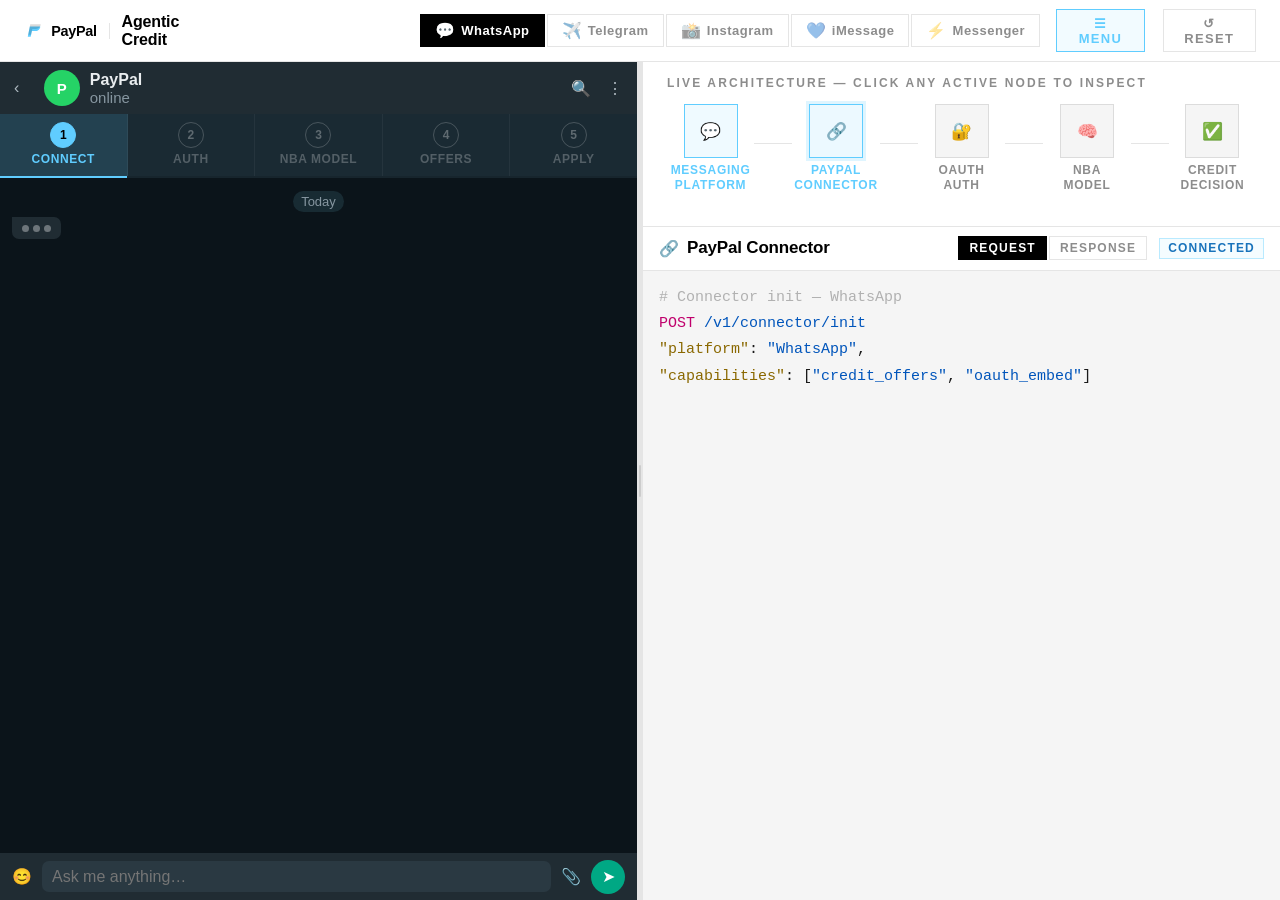
<file: agentic-credit-flow-v9 1.html>
<!DOCTYPE html>
<html lang="en">
<head>
<meta charset="UTF-8">
<meta name="viewport" content="width=device-width, initial-scale=1.0">
<title>Agentic Credit — PayPal</title>
<style>
:root {
  --white:#FFFFFF;--black:#000000;--blue:#60CDFF;--deep:#002991;
  --g100:#F5F5F5;--g200:#EBEBEB;--g300:#CCCCCC;--g400:#999999;
  --border:rgba(0,0,0,0.10);--dim:rgba(0,0,0,0.45);
  /* PayPal Pro type stack (skill-compliant) */
  --font:'PayPal Pro','Helvetica Neue',Helvetica,Arial,sans-serif;
  --mono:'Courier New',monospace;

  /* PayPal type scale */
  --t-display: clamp(2rem,4vw,4.8rem);
  --t-heading: clamp(1.125rem,2vw,2rem);
  --t-sub:     1.0625rem;
  --t-body:    1rem;
  --t-small:   0.9375rem;
  --t-caption: 0.8125rem;
  --t-label:   0.75rem;
}
*,*::before,*::after{box-sizing:border-box;margin:0;padding:0}
html,body{height:100%;overflow:hidden}
body{font-family:var(--font);background:var(--white);color:var(--black);-webkit-font-smoothing:antialiased;display:flex;flex-direction:column;font-size:var(--t-body)}

/* ── TOPBAR ── */
.topbar{display:flex;align-items:center;justify-content:space-between;padding:0 1.5rem;height:62px;background:var(--white);border-bottom:1px solid var(--border);flex-shrink:0;gap:1rem}
.tb-left{display:flex;align-items:center;gap:0.75rem}
.pp-logo{display:flex;align-items:center;gap:0.45rem}
.pp-logo svg{width:20px;height:20px}
.pp-logo span{font-size:0.9rem;font-weight:900;letter-spacing:-0.02em}
.sep{width:1px;height:16px;background:var(--border)}
.tb-title{font-size:var(--t-body);font-weight:900;letter-spacing:-0.01em}
.tb-sub{font-size:var(--t-small);font-weight:300;color:var(--dim)}
.plat-row{display:flex;gap:2px}
.pb{display:flex;align-items:center;gap:0.35rem;padding:0.4rem 0.875rem;font-size:var(--t-caption);font-weight:700;letter-spacing:0.04em;border:1px solid var(--border);background:transparent;color:var(--dim);cursor:pointer;transition:all 0.15s;white-space:nowrap}
.pb .pi{font-size:var(--t-body)}
.pb:hover:not(.on){border-color:rgba(0,0,0,0.3);color:rgba(0,0,0,0.7)}
.pb.on{background:var(--black);color:var(--white);border-color:var(--black)}
.reset-btn{font-size:var(--t-caption);font-weight:700;letter-spacing:0.1em;text-transform:uppercase;padding:0.35rem 0.875rem;border:1px solid var(--border);background:transparent;color:var(--dim);cursor:pointer;transition:all 0.15s}
.reset-btn:hover{border-color:rgba(0,0,0,0.3);color:var(--black)}
.menu-btn{font-size:var(--t-caption);font-weight:700;letter-spacing:0.1em;text-transform:uppercase;padding:0.35rem 0.875rem;border:1px solid var(--blue);background:rgba(96,205,255,0.08);color:var(--blue);cursor:pointer;transition:all 0.15s;margin-right:2px}
.menu-btn:hover{background:var(--blue);color:var(--black)}

/* ── MAIN ── */
.main{display:grid;grid-template-columns:calc(50% - 3px) 6px calc(50% - 3px);flex:1;overflow:hidden;background:var(--white)}

/* ── RESIZE DIVIDER ── */
.divider{
  background:var(--border);
  cursor:col-resize;
  position:relative;
  z-index:20;
  flex-shrink:0;
  transition:background 0.2s;
  display:flex;align-items:center;justify-content:center;
  user-select:none;-webkit-user-select:none;
}
.divider:hover,.divider.dragging{background:rgba(96,205,255,0.35)}
.divider::before{
  content:'';
  width:2px;height:32px;
  border-radius:2px;
  background:var(--g300);
  transition:background 0.2s, height 0.2s;
}
.divider:hover::before,.divider.dragging::before{background:var(--blue);height:48px}

/* ══════════════════════════════════════
   LEFT PANE — Messaging app + step bar
══════════════════════════════════════ */
.left-pane{display:flex;flex-direction:column;overflow:hidden;position:relative}

/* ── STEP PROGRESS BAR (top of left pane) ── */
.step-bar{
  display:flex;align-items:stretch;
  flex-shrink:0;
  position:relative;
  z-index:5;
  border-bottom:2px solid rgba(0,0,0,0.12);
}
/* skin-specific */
.wa .step-bar{background:#1a2a33}
.tg .step-bar{background:#17212b}
.ig .step-bar{background:#111}
.im .step-bar{background:#2c2c2e}
.ms .step-bar{background:#1e1f20}

.step-item{
  flex:1;display:flex;flex-direction:column;align-items:center;justify-content:center;
  padding:0.5rem 0.25rem;gap:0.25rem;
  position:relative;cursor:default;
  border-right:1px solid rgba(255,255,255,0.05);
  transition:background 0.3s;
}
.step-item:last-child{border-right:none}
.step-item.done{background:rgba(96,205,255,0.08)}
.step-item.active{background:rgba(96,205,255,0.14)}

/* bottom accent bar */
.step-item::after{
  content:'';
  position:absolute;bottom:-2px;left:0;right:0;height:2px;
  background:var(--blue);
  transform:scaleX(0);transform-origin:left;
  transition:transform 0.5s cubic-bezier(0.22,1,0.36,1);
}
.step-item.done::after,.step-item.active::after{transform:scaleX(1)}

.step-num{
  width:26px;height:26px;border-radius:50%;
  display:flex;align-items:center;justify-content:center;
  font-size:var(--t-label);font-weight:700;
  border:1px solid rgba(255,255,255,0.2);
  color:rgba(255,255,255,0.3);
  transition:all 0.3s;
  flex-shrink:0;
}
.step-item.done .step-num{background:rgba(96,205,255,0.2);border-color:var(--blue);color:var(--blue)}
.step-item.active .step-num{background:var(--blue);border-color:var(--blue);color:var(--black);animation:stepPulse 1.5s ease-in-out infinite}
.step-lbl{
  font-size:var(--t-label);font-weight:900;letter-spacing:0.05em;text-transform:uppercase;
  color:rgba(255,255,255,0.25);text-align:center;line-height:1.3;
  transition:color 0.3s;
}
.step-item.done .step-lbl{color:rgba(96,205,255,0.6)}
.step-item.active .step-lbl{color:var(--blue)}

/* ── STEP TRANSITION OVERLAY ── */
.step-flash{
  position:absolute;top:0;left:0;right:0;bottom:0;
  display:flex;flex-direction:column;align-items:center;justify-content:center;
  gap:0.5rem;
  z-index:20;
  pointer-events:none;
  opacity:0;
  transition:opacity 0.2s;
}
.wa .step-flash{background:rgba(11,20,26,0.92)}
.tg .step-flash{background:rgba(14,22,33,0.92)}
.ig .step-flash{background:rgba(0,0,0,0.92)}
.im .step-flash{background:rgba(28,28,30,0.92)}
.ms .step-flash{background:rgba(28,28,30,0.92)}
.step-flash.show{opacity:1;pointer-events:auto}
.sf-icon{font-size:2.5rem;animation:sfBounce 0.5s cubic-bezier(0.22,1,0.36,1)}
.sf-step{font-size:0.55rem;font-weight:700;letter-spacing:0.2em;text-transform:uppercase;color:var(--blue)}
.sf-title{font-size:1.1rem;font-weight:900;letter-spacing:-0.02em;color:var(--white)}
.sf-sub{font-size:var(--t-small);font-weight:300;color:rgba(255,255,255,0.45);text-align:center;max-width:22ch}

/* ── MESSAGING SKINS ── */
.skin-body{display:none;flex-direction:column;flex:1;overflow:hidden}
.skin-body.on{display:flex}

.wa{background:#0b141a}
.wa .hd{background:#202c33;padding:0.5rem 0.875rem;display:flex;align-items:center;gap:0.625rem;flex-shrink:0}
.wa .av{width:36px;height:36px;border-radius:50%;background:#25d366;display:flex;align-items:center;justify-content:center;font-weight:700;font-size:var(--t-small);color:#fff;flex-shrink:0}
.wa .nm{font-size:var(--t-body);font-weight:600;color:#e9edef}
.wa .st{font-size:var(--t-small);color:#8696a0}
.wa .hicons{margin-left:auto;display:flex;gap:1rem;color:#aebac1;font-size:1rem}
.wa .bg{flex:1;overflow-y:auto;padding:0.5rem 0.75rem;background:#0b141a;display:flex;flex-direction:column;gap:1px;scroll-behavior:smooth}
.wa .out .bbl{background:#005c4b;color:#e9edef;border-radius:7px 0 7px 7px}
.wa .inc .bbl{background:#202c33;color:#e9edef;border-radius:0 7px 7px 7px}
.wa .dt span{background:#182b33;color:#8696a0;font-size:var(--t-caption);padding:0.175rem 0.5rem;border-radius:100px}
.wa .inp{background:#202c33;padding:0.4rem 0.75rem;display:flex;align-items:center;gap:0.625rem;flex-shrink:0}
.wa .ib{flex:1;background:#2a3942;border:none;border-radius:7px;padding:0.4rem 0.625rem;color:#d1d7db;font-size:var(--t-body);outline:none}
.wa .mic{width:34px;height:34px;border-radius:50%;background:#00a884;border:none;color:#fff;font-size:var(--t-body);cursor:default;display:flex;align-items:center;justify-content:center;flex-shrink:0}

.tg{background:#0e1621}
.tg .hd{background:#17212b;padding:0.5rem 0.875rem;display:flex;align-items:center;gap:0.625rem;flex-shrink:0;border-bottom:1px solid rgba(255,255,255,0.05)}
.tg .av{width:36px;height:36px;border-radius:50%;background:linear-gradient(135deg,#2b5fad,#4fa3e0);display:flex;align-items:center;justify-content:center;font-weight:700;font-size:var(--t-small);color:#fff;flex-shrink:0}
.tg .nm{font-size:var(--t-body);font-weight:700;color:#fff}
.tg .st{font-size:var(--t-small);color:#6c93a6}
.tg .hicons{margin-left:auto;display:flex;gap:1rem;color:#6c93a6;font-size:1rem}
.tg .bg{flex:1;overflow-y:auto;padding:0.5rem 0.75rem;background:#0e1621;display:flex;flex-direction:column;gap:1px;scroll-behavior:smooth}
.tg .out .bbl{background:#2b5fad;color:#fff;border-radius:12px 12px 3px 12px}
.tg .inc .bbl{background:#182533;color:#fff;border-radius:12px 12px 12px 3px}
.tg .dt span{background:rgba(0,0,0,0.4);color:rgba(255,255,255,0.4);font-size:var(--t-caption);padding:0.15rem 0.5rem;border-radius:100px}
.tg .inp{background:#17212b;padding:0.4rem 0.625rem;display:flex;align-items:center;gap:0.5rem;flex-shrink:0;border-top:1px solid rgba(255,255,255,0.05)}
.tg .ib{flex:1;background:#242f3d;border:none;border-radius:18px;padding:0.4rem 0.875rem;color:#fff;font-size:var(--t-body);outline:none}

.ig{background:#000}
.ig .hd{background:#000;padding:0.5rem 0.875rem;display:flex;align-items:center;gap:0.625rem;flex-shrink:0;border-bottom:1px solid rgba(255,255,255,0.1)}
.ig .av-ring{width:36px;height:36px;border-radius:50%;background:linear-gradient(45deg,#f09433,#e6683c,#dc2743,#cc2366,#bc1888);display:flex;align-items:center;justify-content:center;flex-shrink:0}
.ig .av-inner{width:30px;height:30px;border-radius:50%;background:#1c1c1e;display:flex;align-items:center;justify-content:center;font-size:var(--t-small);color:#fff}
.ig .nm{font-size:var(--t-body);font-weight:700;color:#fff}
.ig .st{font-size:var(--t-small);color:rgba(255,255,255,0.4)}
.ig .hicons{margin-left:auto;display:flex;gap:1rem;color:rgba(255,255,255,0.8);font-size:1rem}
.ig .bg{flex:1;overflow-y:auto;padding:0.5rem 0.875rem;background:#000;display:flex;flex-direction:column;gap:2px;scroll-behavior:smooth}
.ig .out .bbl{background:linear-gradient(135deg,#1877f2,#42a5f5);color:#fff;border-radius:18px 18px 3px 18px}
.ig .inc .bbl{background:#262626;color:#fff;border-radius:18px 18px 18px 3px}
.ig .dt span{color:rgba(255,255,255,0.3);font-size:var(--t-caption)}
.ig .inp{background:#000;padding:0.4rem 0.75rem;display:flex;align-items:center;gap:0.625rem;flex-shrink:0;border-top:1px solid rgba(255,255,255,0.1)}
.ig .ib{flex:1;background:transparent;border:1px solid rgba(255,255,255,0.2);border-radius:20px;padding:0.4rem 0.875rem;color:#fff;font-size:var(--t-body);outline:none}

.im{background:#1c1c1e}
.im .hd{background:rgba(28,28,30,0.95);backdrop-filter:blur(20px);padding:0.4rem 0.875rem;display:flex;flex-direction:column;align-items:center;gap:0.1rem;flex-shrink:0;border-bottom:1px solid rgba(255,255,255,0.1);position:relative}
.im .back-im{position:absolute;left:0.875rem;top:50%;transform:translateY(-50%);color:#0a84ff;font-size:var(--t-body)}
.im .av{width:38px;height:38px;border-radius:50%;background:linear-gradient(135deg,#636366,#3a3a3c);display:flex;align-items:center;justify-content:center;font-size:0.9rem}
.im .nm{font-size:var(--t-small);font-weight:600;color:#fff}
.im .bg{flex:1;overflow-y:auto;padding:0.5rem 0.875rem;background:#1c1c1e;display:flex;flex-direction:column;gap:2px;scroll-behavior:smooth}
.im .out .bbl{background:#0a84ff;color:#fff;border-radius:18px 18px 3px 18px}
.im .inc .bbl{background:#3a3a3c;color:#fff;border-radius:18px 18px 18px 3px}
.im .dt span{color:rgba(255,255,255,0.3);font-size:var(--t-caption)}
.im .inp{background:#1c1c1e;padding:0.4rem 0.75rem;display:flex;align-items:center;gap:0.5rem;flex-shrink:0;border-top:1px solid rgba(255,255,255,0.1)}
.im .ib{flex:1;background:#2c2c2e;border:none;border-radius:16px;padding:0.4rem 0.75rem;color:#fff;font-size:var(--t-body);outline:none}
.im .send-btn{width:28px;height:28px;border-radius:50%;background:#0a84ff;border:none;color:#fff;font-size:var(--t-small);cursor:default;display:flex;align-items:center;justify-content:center;flex-shrink:0}

.ms{background:#1c1c1e}
.ms .hd{background:#242526;padding:0.5rem 0.875rem;display:flex;align-items:center;gap:0.625rem;flex-shrink:0;border-bottom:1px solid rgba(255,255,255,0.08)}
.ms .av{width:36px;height:36px;border-radius:50%;background:linear-gradient(135deg,#0099ff,#a033ff);display:flex;align-items:center;justify-content:center;font-size:var(--t-body);flex-shrink:0}
.ms .nm{font-size:var(--t-body);font-weight:700;color:#fff}
.ms .st{font-size:var(--t-small);color:rgba(255,255,255,0.4)}
.ms .hicons{margin-left:auto;display:flex;gap:0.5rem}
.ms .hib{width:30px;height:30px;border-radius:50%;background:rgba(255,255,255,0.1);display:flex;align-items:center;justify-content:center;font-size:var(--t-body);cursor:default}
.ms .bg{flex:1;overflow-y:auto;padding:0.5rem 0.875rem;background:#1c1c1e;display:flex;flex-direction:column;gap:2px;scroll-behavior:smooth}
.ms .out .bbl{background:linear-gradient(135deg,#0099ff,#a033ff);color:#fff;border-radius:18px 18px 3px 18px}
.ms .inc .bbl{background:#3a3b3c;color:#fff;border-radius:18px 18px 18px 3px}
.ms .dt span{color:rgba(255,255,255,0.3);font-size:var(--t-caption)}
.ms .inp{background:#242526;padding:0.4rem 0.75rem;display:flex;align-items:center;gap:0.5rem;flex-shrink:0}
.ms .ib{flex:1;background:#3a3b3c;border:none;border-radius:18px;padding:0.4rem 0.875rem;color:#fff;font-size:var(--t-body);outline:none}

/* Shared chat */
.bg::-webkit-scrollbar{width:3px}
.bg::-webkit-scrollbar-thumb{background:rgba(255,255,255,0.1)}
.row{display:flex;margin-bottom:2px;opacity:0;transform:translateY(6px);transition:opacity 0.28s ease,transform 0.28s ease}
.row.show{opacity:1;transform:translateY(0)}
.out{justify-content:flex-end}
.inc{justify-content:flex-start}
.bbl{padding:0.5rem 0.75rem;font-size:var(--t-body);font-weight:300;line-height:1.5;word-break:break-word;max-width:80%}
.bbl-wide{max-width:90%}
.ts{font-size:0.575rem;color:rgba(255,255,255,0.3);margin-top:2px;display:flex;align-items:center;justify-content:flex-end;gap:3px}
.ticks{color:#53bdeb}
.dt{text-align:center;margin:0.4rem 0}
.typing-row{opacity:1;transform:none}
.tbbl{display:flex;align-items:center;gap:4px;padding:0.45rem 0.625rem}
.td{width:7px;height:7px;border-radius:50%;background:rgba(255,255,255,0.35);animation:tda 1.3s infinite}
.td:nth-child(2){animation-delay:.2s}
.td:nth-child(3){animation-delay:.4s}

/* ── CHAT CARDS ── */
.auth-card{border-radius:10px;overflow:hidden;margin-top:3px;max-width:255px}
.wa .auth-card{background:#111b21;border:1px solid rgba(255,255,255,0.1)}
.tg .auth-card{background:#0d1828;border:1px solid rgba(255,255,255,0.1)}
.ig .auth-card{background:#1a1a1a;border:1px solid rgba(255,255,255,0.15)}
.im .auth-card{background:#2c2c2e;border:1px solid rgba(255,255,255,0.12)}
.ms .auth-card{background:#2d2d2d;border:1px solid rgba(255,255,255,0.1)}
.ac-hd{padding:0.625rem 0.875rem;border-bottom:1px solid rgba(255,255,255,0.08);display:flex;align-items:center;gap:0.45rem}
.ac-hd svg{width:16px;height:16px;flex-shrink:0}
.ac-hd span{font-size:var(--t-small);font-weight:900;color:#fff}
.ac-body{padding:0.75rem 0.875rem}
.ac-desc{font-size:var(--t-small);font-weight:300;color:rgba(255,255,255,0.5);line-height:1.5;margin-bottom:0.625rem}
.ac-user{display:flex;align-items:center;gap:0.45rem;padding:0.45rem 0.5rem;border-radius:7px;background:rgba(255,255,255,0.05);margin-bottom:0.5rem}
.ac-av{width:26px;height:26px;border-radius:50%;background:#60CDFF;display:flex;align-items:center;justify-content:center;font-size:var(--t-caption);font-weight:900;color:#000;flex-shrink:0}
.ac-name{font-size:var(--t-small);font-weight:700;color:#fff;line-height:1.2}
.ac-email{font-size:var(--t-caption);color:rgba(255,255,255,0.38)}
.ac-btn{width:100%;padding:0.5rem;border:none;border-radius:5px;background:#60CDFF;color:#000;font-size:var(--t-caption);font-weight:700;letter-spacing:0.07em;text-transform:uppercase;cursor:pointer;transition:opacity 0.15s,background 0.15s}
.ac-btn:hover:not(:disabled){opacity:0.85}
.ac-btn:disabled{opacity:0.5;cursor:default}
.ac-btn.done{background:rgba(96,205,255,0.2);color:rgba(96,205,255,0.8)}

.offers-wrap{display:flex;flex-direction:column;gap:5px;margin-top:3px;max-width:270px}
.oc{border-radius:9px;padding:0.625rem 0.75rem;cursor:pointer;transition:all 0.15s;border:1px solid transparent}
.wa .oc{background:#111b21;border-color:rgba(255,255,255,0.1)}
.tg .oc{background:#0d1828;border-color:rgba(255,255,255,0.1)}
.ig .oc{background:#1a1a1a;border-color:rgba(255,255,255,0.15)}
.im .oc{background:#2c2c2e;border-color:rgba(255,255,255,0.12)}
.ms .oc{background:#2d2d2d;border-color:rgba(255,255,255,0.1)}
.oc:hover{border-color:rgba(96,205,255,0.45)!important;background:rgba(96,205,255,0.05)!important}
.oc.picked{border-color:#60CDFF!important;background:rgba(96,205,255,0.07)!important}
.oc.disabled{pointer-events:none;opacity:0.5}
.oc-tag{font-size:var(--t-label);font-weight:700;letter-spacing:0.1em;text-transform:uppercase;color:#60CDFF;margin-bottom:3px}
.oc-name{font-size:var(--t-small);font-weight:900;color:#fff;margin-bottom:1px}
.oc-amt{font-size:1.0625rem;font-weight:900;letter-spacing:-0.02em;color:#60CDFF;line-height:1.1}
.oc-detail{font-size:0.5875rem;color:rgba(255,255,255,0.4);margin-top:2px;line-height:1.4}
.oc-arrow{float:right;color:rgba(96,205,255,0.6);font-size:var(--t-body);margin-top:2px}

.confirm-card{border-radius:10px;overflow:hidden;margin-top:3px;max-width:255px;border:1px solid rgba(96,205,255,0.4)}
.wa .confirm-card{background:#111b21}
.tg .confirm-card{background:#0d1828}
.ig .confirm-card{background:#1a1a1a}
.im .confirm-card{background:#2c2c2e}
.ms .confirm-card{background:#2d2d2d}
.cc-hd{padding:0.625rem 0.875rem;border-bottom:1px solid rgba(255,255,255,0.08);display:flex;align-items:center;gap:0.45rem}
.cc-tick{width:26px;height:26px;border-radius:50%;background:#60CDFF;display:flex;align-items:center;justify-content:center;font-size:var(--t-caption);font-weight:900;color:#000;flex-shrink:0}
.cc-title{font-size:var(--t-small);font-weight:900;color:#fff}
.cc-rows{padding:0.625rem 0.875rem;display:flex;flex-direction:column;gap:4px}
.cc-row{display:flex;justify-content:space-between;font-size:0.6375rem}
.cc-row .l{color:rgba(255,255,255,0.4)}
.cc-row .v{font-weight:700;color:#fff}
.cc-row .v.hi{color:#60CDFF}
.cc-submit{width:calc(100% - 1.75rem);margin:0 0.875rem 0.75rem;padding:0.5rem;border:none;border-radius:5px;background:#60CDFF;color:#000;font-size:var(--t-caption);font-weight:700;letter-spacing:0.07em;text-transform:uppercase;cursor:pointer;transition:opacity 0.15s,background 0.15s}
.cc-submit:hover:not(:disabled){opacity:0.85}
.cc-submit.done{background:rgba(96,205,255,0.2);color:rgba(96,205,255,0.8)}
.cc-submit:disabled{opacity:0.5;cursor:default}

.chips{display:flex;flex-wrap:wrap;gap:5px;margin-top:5px}
.chip{padding:0.3rem 0.75rem;border-radius:100px;font-size:var(--t-small);font-weight:700;cursor:pointer;transition:all 0.15s;border:1px solid rgba(96,205,255,0.5);color:#60CDFF;background:transparent}
.chip:hover{background:#60CDFF;color:#000}
.chip.used{opacity:0.4;pointer-events:none}

/* Topic menu grid */
.topic-grid{display:grid;grid-template-columns:1fr 1fr;gap:6px;min-width:240px}
.topic-btn{
  display:flex;flex-direction:column;gap:3px;
  padding:0.625rem 0.75rem;border-radius:10px;cursor:pointer;
  border:1px solid rgba(255,255,255,0.12);
  transition:all 0.15s;
}
.wa .topic-btn{background:#182b33}
.tg .topic-btn{background:#182533}
.ig .topic-btn{background:#1a1a1a}
.im .topic-btn{background:#2c2c2e}
.ms .topic-btn{background:#2d2d2d}
.topic-btn:hover{border-color:rgba(96,205,255,0.45)!important;background:rgba(96,205,255,0.08)!important}
.tb-icon{font-size:1.25rem;line-height:1}
.tb-lbl{font-size:var(--t-small);font-weight:900;color:#fff;line-height:1.2}
.tb-sub{font-size:var(--t-caption);font-weight:300;color:rgba(255,255,255,0.38)}

/* ══════════════════════════════════════
   RIGHT PANE — Flow + Detail
══════════════════════════════════════ */
.engine-pane{
  background:var(--white);
  display:grid;
  grid-template-rows:auto 1fr;
  overflow:hidden;
}

/* ── Flow strip ── */
.flow-strip{
  background:var(--white);
  border-bottom:1px solid var(--border);
  padding:0.875rem 1.5rem 0.75rem;
  flex-shrink:0;
}
.flow-lbl{font-size:var(--t-label);font-weight:700;letter-spacing:0.18em;text-transform:uppercase;color:var(--dim);margin-bottom:0.875rem}
.flow-nodes{display:flex;align-items:center}
.fn{display:flex;flex-direction:column;align-items:center;gap:0.3rem;flex:1}
.fn-box{
  width:54px;height:54px;border:1px solid var(--border);
  display:flex;align-items:center;justify-content:center;font-size:1.05rem;
  background:var(--g100);transition:border-color 0.3s,background 0.3s,transform 0.2s,box-shadow 0.3s;
  position:relative;z-index:1;cursor:default;
}
.fn-box.clickable{cursor:pointer}
.fn-box.clickable:hover{border-color:rgba(96,205,255,0.55)!important;background:rgba(96,205,255,0.08)!important;transform:translateY(-2px);box-shadow:0 4px 12px rgba(96,205,255,0.18)}
.fn-box.on{border-color:var(--blue);background:rgba(96,205,255,0.1);animation:nodeGlow 1.8s ease-in-out infinite}
.fn-box.ok{border-color:rgba(96,205,255,0.4);background:rgba(96,205,255,0.05)}
.fn-box.sel{border-color:var(--blue)!important;background:rgba(96,205,255,0.12)!important;box-shadow:0 0 0 3px rgba(96,205,255,0.2);animation:none}
.fn-lbl{font-size:var(--t-label);font-weight:900;letter-spacing:0.06em;text-transform:uppercase;color:var(--dim);text-align:center;line-height:1.3;transition:color 0.3s}
.fn-lbl.on{color:var(--blue)}
.fn-lbl.ok{color:rgba(0,0,0,0.55)}
.fn-lbl.sel{color:var(--blue)}
.fn-hint{font-size:var(--t-label);font-weight:300;color:var(--g300);text-align:center;margin-top:1px;opacity:0;transition:opacity 0.2s}
.fn:hover .fn-hint{opacity:1}
.fl{flex:0 0 auto;height:1px;background:var(--border);width:clamp(16px,3vw,52px);margin-bottom:1.9rem;position:relative;overflow:hidden}
.fl-fill{position:absolute;top:0;left:0;height:100%;background:var(--blue);width:0%;transition:width 0.5s cubic-bezier(0.22,1,0.36,1)}
.fl.lit .fl-fill{width:100%}

/* ── Detail Panel ── */
.detail-panel{display:flex;flex-direction:column;overflow:hidden;background:var(--white)}
.detail-hd{display:flex;align-items:center;gap:0.75rem;padding:0.6rem 1rem;border-bottom:1px solid var(--border);flex-shrink:0;background:var(--white);min-height:40px}
.detail-node-info{display:flex;align-items:center;gap:0.5rem;flex:1;min-width:0}
.detail-icon{font-size:1rem;flex-shrink:0}
.detail-name{font-size:var(--t-sub);font-weight:900;letter-spacing:-0.01em;white-space:nowrap;overflow:hidden;text-overflow:ellipsis}
.detail-badge{font-size:var(--t-label);font-weight:700;letter-spacing:0.1em;text-transform:uppercase;padding:0.18rem 0.5rem;border:1px solid var(--border);color:var(--dim);flex-shrink:0}
.detail-badge.on{border-color:var(--blue);color:var(--blue)}
.detail-badge.ok{border-color:rgba(96,205,255,0.4);color:rgba(0,100,180,0.9);background:rgba(96,205,255,0.07)}
.detail-tabs{display:flex;gap:2px;flex-shrink:0}
.dtab{font-size:var(--t-label);font-weight:700;letter-spacing:0.1em;text-transform:uppercase;padding:0.25rem 0.625rem;border:1px solid var(--border);background:transparent;color:var(--dim);cursor:pointer;transition:all 0.15s}
.dtab:hover:not(.on){border-color:rgba(0,0,0,0.25);color:rgba(0,0,0,0.6)}
.dtab.on{background:var(--black);color:var(--white);border-color:var(--black)}
.detail-hint{flex:1;display:flex;flex-direction:column;align-items:center;justify-content:center;gap:0.75rem;padding:2rem;text-align:center}
.hint-icon{font-size:2rem;opacity:0.1}
.hint-title{font-size:var(--t-small);font-weight:900;letter-spacing:-0.01em;color:rgba(0,0,0,0.18)}
.hint-sub{font-size:var(--t-small);font-weight:300;color:rgba(0,0,0,0.16);max-width:28ch;line-height:1.6}
.detail-code{flex:1;overflow-y:auto;padding:0.875rem 1rem;font-family:var(--mono);font-size:var(--t-small);line-height:1.75;color:#1a1a1a;background:var(--g100)}
.detail-code::-webkit-scrollbar{width:3px}
.detail-code::-webkit-scrollbar-thumb{background:var(--g300)}
.cl{opacity:0;transform:translateX(-2px);transition:opacity 0.14s,transform 0.14s}
.cl.s{opacity:1;transform:translateX(0)}
.ck{color:#c0006c}.cs{color:#0055bb}.cn{color:#7c3aed}.cy{color:#8a6800}.cc{color:rgba(0,0,0,0.28)}.cg{color:#006600}
.detail-offers{flex:1;overflow-y:auto;padding:0.875rem 1rem;display:flex;flex-direction:column;gap:0.625rem;background:var(--g100)}
.detail-offers::-webkit-scrollbar{width:3px}
.detail-offers::-webkit-scrollbar-thumb{background:var(--g300)}
.do-card{border:1px solid var(--border);padding:0.75rem;background:var(--white);transition:border-color 0.15s}
.do-card.hl{border-color:rgba(96,205,255,0.4);background:rgba(96,205,255,0.03)}
.do-card.sel-offer{outline:1.5px solid rgba(96,205,255,0.7)}
.do-top{display:flex;justify-content:space-between;align-items:flex-start;margin-bottom:4px}
.do-name{font-size:var(--t-small);font-weight:900;letter-spacing:-0.01em}
.do-score{font-size:var(--t-label);font-weight:700;letter-spacing:0.08em;padding:0.15rem 0.4rem;background:rgba(96,205,255,0.1);color:var(--blue)}
.do-amt{font-size:1.375rem;font-weight:900;letter-spacing:-0.02em;color:var(--blue)}
.do-meta{font-size:0.575rem;color:var(--dim);margin-top:2px;line-height:1.4}
.do-bar{height:2px;background:var(--g200);margin-top:0.5rem;overflow:hidden}
.do-fill{height:100%;background:var(--blue);transition:width 0.7s cubic-bezier(0.22,1,0.36,1)}

/* ── ANIMATIONS ── */
@keyframes tda{0%,60%,100%{transform:translateY(0);opacity:.35}30%{transform:translateY(-4px);opacity:.9}}
@keyframes stepPulse{0%,100%{transform:scale(1);box-shadow:0 0 0 0 rgba(96,205,255,0.4)}50%{transform:scale(1.08);box-shadow:0 0 0 4px rgba(96,205,255,0.15)}}
@keyframes nodeGlow{0%,100%{box-shadow:0 0 0 0 rgba(96,205,255,0.3)}50%{box-shadow:0 0 0 5px rgba(96,205,255,0.12)}}
@keyframes sfBounce{0%{transform:scale(0.5);opacity:0}70%{transform:scale(1.15)}100%{transform:scale(1);opacity:1}}

/* ═══════════════════════════════════════
   MOCK SCREENS — slide up over chat
═══════════════════════════════════════ */
.mock-screen{position:absolute;inset:0;z-index:50;transform:translateY(100%);transition:transform 0.38s cubic-bezier(0.22,1,0.36,1);display:flex;flex-direction:column;overflow:hidden}
.wa .mock-screen{background:#0b141a}
.tg .mock-screen{background:#0e1621}
.ig .mock-screen{background:#000}
.im .mock-screen{background:#1c1c1e}
.ms .mock-screen{background:#1c1c1e}
.mock-screen.open{transform:translateY(0)}

/* Screen chrome */
.sc-hd{display:flex;align-items:center;gap:0.75rem;padding:0.75rem 1rem;flex-shrink:0;border-bottom:1px solid rgba(255,255,255,0.08)}
.sc-back{font-size:var(--t-body);font-weight:700;color:#60CDFF;cursor:pointer;display:flex;align-items:center;gap:0.2rem;flex-shrink:0}
.sc-back:hover{opacity:0.75}
.sc-title{font-size:var(--t-sub);font-weight:900;letter-spacing:-0.02em;color:#fff;flex:1}
.sc-sub{font-size:var(--t-caption);font-weight:300;color:rgba(255,255,255,0.32)}
.sc-body{flex:1;overflow-y:auto;padding:1rem}
.sc-body::-webkit-scrollbar{width:3px}
.sc-body::-webkit-scrollbar-thumb{background:rgba(255,255,255,0.1)}

/* ── STATEMENT ── */
.stmt-card{border-radius:12px;padding:1.125rem;margin-bottom:1rem;background:linear-gradient(135deg,#002991,#005bbb);position:relative;overflow:hidden}
.stmt-card::before{content:'';position:absolute;top:-30px;right:-30px;width:120px;height:120px;border-radius:50%;background:rgba(96,205,255,0.1)}
.stmt-card::after{content:'';position:absolute;bottom:-20px;left:20px;width:80px;height:80px;border-radius:50%;background:rgba(255,255,255,0.05)}
.sc-lbl{font-size:var(--t-label);font-weight:700;letter-spacing:0.14em;text-transform:uppercase;color:rgba(255,255,255,0.5);margin-bottom:4px}
.sc-amt{font-size:2rem;font-weight:900;letter-spacing:-0.03em;color:#fff;margin-bottom:0.875rem;position:relative;z-index:1}
.sc-meta-row{display:flex;gap:1rem;position:relative;z-index:1}
.sc-meta-item .ml{font-size:var(--t-label);font-weight:700;letter-spacing:0.1em;text-transform:uppercase;color:rgba(255,255,255,0.45)}
.sc-meta-item .mv{font-size:var(--t-body);font-weight:700;color:#fff;margin-top:2px}
.sc-meta-item .mv.hi{color:#60CDFF}
.stmt-pay-btn{width:100%;padding:0.75rem;border:none;border-radius:8px;background:#60CDFF;color:#000;font-size:var(--t-small);font-weight:700;letter-spacing:0.08em;text-transform:uppercase;cursor:pointer;margin-top:1rem;transition:opacity 0.15s}
.stmt-pay-btn:hover{opacity:0.85}
.stmt-sec-hd{display:flex;align-items:center;justify-content:space-between;margin-bottom:0.625rem}
.stmt-sec-title{font-size:var(--t-small);font-weight:900;color:rgba(255,255,255,0.65)}
.stmt-filter{font-size:var(--t-caption);color:#60CDFF;cursor:pointer}
.txn-list{display:flex;flex-direction:column;gap:1px}
.txn{display:flex;align-items:center;gap:0.625rem;padding:0.5rem 0.5rem;border-radius:8px;transition:background 0.12s;cursor:default}
.txn:hover{background:rgba(255,255,255,0.04)}
.txn-ic{width:32px;height:32px;border-radius:50%;display:flex;align-items:center;justify-content:center;font-size:var(--t-body);flex-shrink:0}
.txn-info{flex:1;min-width:0}
.txn-name{font-size:var(--t-small);font-weight:700;color:#fff;white-space:nowrap;overflow:hidden;text-overflow:ellipsis}
.txn-cat{font-size:var(--t-caption);font-weight:300;color:rgba(255,255,255,0.35);margin-top:1px}
.txn-right{text-align:right;flex-shrink:0}
.txn-amt{font-size:var(--t-small);font-weight:700;color:#fff}
.txn-amt.cr{color:#60CDFF}
.txn-date{font-size:var(--t-label);font-weight:300;color:rgba(255,255,255,0.32);margin-top:1px}

/* ── MANAGE CARD ── */
.vcard{border-radius:14px;padding:1.125rem 1.25rem;margin-bottom:1rem;background:linear-gradient(135deg,#1a1a2e,#002991,#0a0a1a);position:relative;overflow:hidden;height:128px;display:flex;flex-direction:column;justify-content:space-between}
.vc-shine{position:absolute;top:-40px;right:-20px;width:180px;height:180px;border-radius:50%;background:radial-gradient(circle,rgba(96,205,255,0.12) 0%,transparent 70%)}
.vc-top{display:flex;align-items:center;justify-content:space-between;position:relative;z-index:1}
.vc-pp{display:flex;align-items:center;gap:0.35rem}
.vc-pp svg{width:16px;height:16px}
.vc-pp span{font-size:var(--t-small);font-weight:900;color:#fff}
.vc-type{font-size:var(--t-label);font-weight:700;letter-spacing:0.12em;text-transform:uppercase;color:rgba(255,255,255,0.38)}
.vc-num{display:flex;align-items:center;gap:6px;position:relative;z-index:1}
.vc-dots{font-size:1rem;color:rgba(255,255,255,0.45);letter-spacing:4px;line-height:1}
.vc-last4{font-size:var(--t-body);font-weight:900;color:#fff;letter-spacing:2px}
.vc-bot{display:flex;align-items:flex-end;justify-content:space-between;position:relative;z-index:1}
.vc-holder{font-size:var(--t-caption);font-weight:700;color:rgba(255,255,255,0.65);letter-spacing:0.05em}
.vc-exp .el{font-size:var(--t-label);font-weight:700;letter-spacing:0.1em;text-transform:uppercase;color:rgba(255,255,255,0.4)}
.vc-exp .ev{font-size:var(--t-small);font-weight:700;color:#fff}

.csr-row{display:flex;gap:0.5rem;margin-bottom:1rem}
.csr{flex:1;padding:0.5rem 0.25rem;border-radius:8px;text-align:center;background:rgba(255,255,255,0.05);border:1px solid rgba(255,255,255,0.08);cursor:pointer;transition:all 0.15s}
.csr:hover{background:rgba(96,205,255,0.08);border-color:rgba(96,205,255,0.3)}
.csr .ci{font-size:1rem;display:block;margin-bottom:3px}
.csr .cl{font-size:var(--t-label);font-weight:700;letter-spacing:0.06em;text-transform:uppercase;color:rgba(255,255,255,0.35)}

.mc-sec{margin-bottom:0.875rem}
.mc-sec-hd{font-size:var(--t-label);font-weight:700;letter-spacing:0.14em;text-transform:uppercase;color:rgba(255,255,255,0.28);margin-bottom:0.375rem;padding:0 0.25rem}

.trow{display:flex;align-items:center;justify-content:space-between;padding:0.5rem 0.5rem;border-radius:8px;transition:background 0.12s}
.trow:hover{background:rgba(255,255,255,0.04)}
.trow-left{display:flex;align-items:center;gap:0.5rem}
.trow-ic{width:28px;height:28px;border-radius:7px;display:flex;align-items:center;justify-content:center;font-size:var(--t-body);flex-shrink:0}
.trow-name{font-size:var(--t-small);font-weight:700;color:#fff}
.trow-sub{font-size:var(--t-caption);font-weight:300;color:rgba(255,255,255,0.35);margin-top:1px}
.tog{width:34px;height:19px;border-radius:10px;position:relative;cursor:pointer;transition:background 0.25s;flex-shrink:0}
.tog.on{background:#60CDFF}
.tog.off{background:rgba(255,255,255,0.15)}
.tog-k{position:absolute;top:2px;width:15px;height:15px;border-radius:50%;background:#fff;transition:left 0.22s cubic-bezier(0.22,1,0.36,1);box-shadow:0 1px 3px rgba(0,0,0,0.3)}
.tog.on .tog-k{left:17px}
.tog.off .tog-k{left:2px}

.limit-wrap{padding:0.75rem;border-radius:8px;background:rgba(255,255,255,0.04);margin-bottom:0.375rem}
.lw-top{display:flex;justify-content:space-between;margin-bottom:0.5rem}
.lw-label{font-size:var(--t-small);font-weight:700;color:rgba(255,255,255,0.55)}
.lw-val{font-size:var(--t-small);font-weight:900;color:#60CDFF}
.lw-bar{height:4px;background:rgba(255,255,255,0.1);border-radius:3px;overflow:hidden;margin-bottom:0.375rem}
.lw-fill{height:100%;border-radius:3px;background:linear-gradient(90deg,#60CDFF,#008CFF)}
.lw-sub{display:flex;justify-content:space-between;font-size:var(--t-label);font-weight:300;color:rgba(255,255,255,0.28)}

.det-row{display:flex;align-items:center;justify-content:space-between;padding:0.5rem 0.5rem;border-radius:8px}
.det-row:hover{background:rgba(255,255,255,0.04)}
.det-lbl{font-size:var(--t-small);font-weight:300;color:rgba(255,255,255,0.42)}
.det-val{font-size:var(--t-small);font-weight:700;color:rgba(255,255,255,0.65);letter-spacing:0.04em}
.det-show{font-size:var(--t-caption);font-weight:700;color:#60CDFF;cursor:pointer;margin-left:0.5rem}
</style>
</head>
<body>

<!-- TOPBAR -->
<div class="topbar">
  <div class="tb-left">
    <div class="pp-logo">
      <svg viewBox="0 0 24 24" fill="none"><path d="M19.5 6.5C19.5 9.54 17.04 12 14 12H9.5L8 19H4.5L7 6.5H14Z" fill="#60CDFF"/><path d="M20 4C20 7.04 17.54 9.5 14.5 9.5H10L8.5 16.5H5L7.5 4H14.5Z" fill="black" opacity="0.15"/></svg>
      <span>PayPal</span>
    </div>
    <div class="sep"></div>
    <span class="tb-title">Agentic Credit</span>
    <span class="tb-sub">Conversational Commerce Flow</span>
  </div>
  <div class="plat-row">
    <button class="pb on" onclick="setPlatform('wa')"><span class="pi">💬</span>WhatsApp</button>
    <button class="pb" onclick="setPlatform('tg')"><span class="pi">✈️</span>Telegram</button>
    <button class="pb" onclick="setPlatform('ig')"><span class="pi">📸</span>Instagram</button>
    <button class="pb" onclick="setPlatform('im')"><span class="pi">💙</span>iMessage</button>
    <button class="pb" onclick="setPlatform('ms')"><span class="pi">⚡</span>Messenger</button>
  </div>
  <button class="menu-btn" onclick="showMenu()">☰ Menu</button>
  <button class="reset-btn" onclick="reset()">↺ Reset</button>
</div>

<div class="main" id="main-grid">

  <!-- LEFT PANE -->
  <div class="left-pane" id="left-pane">

    <!-- WhatsApp -->
    <div class="skin-body wa on" id="skin-wa">
      <div class="hd"><span style="color:#aebac1">‹</span>&nbsp;<div class="av">P</div><div><div class="nm">PayPal</div><div class="st">online</div></div><div class="hicons"><span>🔍</span><span>⋮</span></div></div>
      <!-- Step bar -->
      <div class="step-bar" id="steps-wa"></div>
      <div class="bg" id="bg-wa"><div class="dt"><span>Today</span></div></div>
      <div class="inp"><span style="color:#8696a0;font-size:1rem">😊</span><input class="ib" id="ib-wa" placeholder="Ask me anything…" onkeydown="onKey(event,'wa')"><span style="color:#8696a0;font-size:1rem">📎</span><button class="mic" onclick="doSend('wa')">➤</button></div>
      <div class="step-flash" id="flash-wa"></div>
    </div>

    <!-- Telegram -->
    <div class="skin-body tg" id="skin-tg">
      <div class="hd"><span style="color:#6c93a6">‹</span>&nbsp;<div class="av">P</div><div><div class="nm">PayPal Bot</div><div class="st">bot</div></div><div class="hicons"><span>🔍</span><span>⋮</span></div></div>
      <div class="step-bar" id="steps-tg"></div>
      <div class="bg" id="bg-tg"><div class="dt"><span>Today</span></div></div>
      <div class="inp"><span style="color:#6c93a6;font-size:1rem">😊</span><input class="ib" id="ib-tg" placeholder="Ask me anything…" onkeydown="onKey(event,'tg')"><span style="color:#6c93a6;font-size:1rem" style="cursor:pointer" onclick="doSend('tg')">➤</span></div>
      <div class="step-flash" id="flash-tg"></div>
    </div>

    <!-- Instagram -->
    <div class="skin-body ig" id="skin-ig">
      <div class="hd"><span style="color:rgba(255,255,255,0.7)">‹</span>&nbsp;<div class="av-ring"><div class="av-inner">P</div></div><div><div class="nm">paypal</div><div class="st">Active now</div></div><div class="hicons"><span>📞</span><span>📹</span></div></div>
      <div class="step-bar" id="steps-ig"></div>
      <div class="bg" id="bg-ig"><div class="dt"><span>Today</span></div></div>
      <div class="inp"><span style="color:rgba(255,255,255,0.6)">📷</span><input class="ib" id="ib-ig" placeholder="Ask me anything…" onkeydown="onKey(event,'ig')"><span style="color:#60CDFF;cursor:pointer;font-size:1rem" onclick="doSend('ig')">➤</span></div>
      <div class="step-flash" id="flash-ig"></div>
    </div>

    <!-- iMessage -->
    <div class="skin-body im" id="skin-im">
      <div class="hd"><span class="back-im">‹</span><div class="av">P</div><div class="nm">PayPal</div></div>
      <div class="step-bar" id="steps-im"></div>
      <div class="bg" id="bg-im"><div class="dt"><span>10:42 AM</span></div></div>
      <div class="inp"><span style="color:#0a84ff;font-size:1.1rem">+</span><input class="ib" id="ib-im" placeholder="Ask me anything…" onkeydown="onKey(event,'im')"><button class="send-btn" onclick="doSend('im')">↑</button></div>
      <div class="step-flash" id="flash-im"></div>
    </div>

    <!-- Messenger -->
    <div class="skin-body ms" id="skin-ms">
      <div class="hd"><span style="color:rgba(255,255,255,0.6)">‹</span>&nbsp;<div class="av">P</div><div><div class="nm">PayPal</div><div class="st">Active now</div></div><div class="hicons"><div class="hib">📞</div><div class="hib">📹</div></div></div>
      <div class="step-bar" id="steps-ms"></div>
      <div class="bg" id="bg-ms"><div class="dt"><span>Today</span></div></div>
      <div class="inp"><span style="color:rgba(255,255,255,0.5)">➕</span><input class="ib" id="ib-ms" placeholder="Ask me anything…" onkeydown="onKey(event,'ms')"><span style="color:#0099ff;cursor:pointer;font-size:1.1rem" onclick="doSend('ms')">➤</span></div>
      <div class="step-flash" id="flash-ms"></div>
    </div>

  </div>

  <!-- RESIZE DIVIDER -->
  <div class="divider" id="divider"></div>

  <!-- ENGINE PANE -->
  <div class="engine-pane">
    <div class="flow-strip">
      <div class="flow-lbl">Live Architecture — click any active node to inspect</div>
      <div class="flow-nodes">
        <div class="fn"><div class="fn-box" id="fn0" onclick="selectNode(0)">💬</div><div class="fn-lbl" id="fl0">Messaging<br>Platform</div><div class="fn-hint">inspect</div></div>
        <div class="fl" id="fa0"><div class="fl-fill"></div></div>
        <div class="fn"><div class="fn-box" id="fn1" onclick="selectNode(1)">🔗</div><div class="fn-lbl" id="fl1">PayPal<br>Connector</div><div class="fn-hint">inspect</div></div>
        <div class="fl" id="fa1"><div class="fl-fill"></div></div>
        <div class="fn"><div class="fn-box" id="fn2" onclick="selectNode(2)">🔐</div><div class="fn-lbl" id="fl2">OAuth<br>Auth</div><div class="fn-hint">inspect</div></div>
        <div class="fl" id="fa2"><div class="fl-fill"></div></div>
        <div class="fn"><div class="fn-box" id="fn3" onclick="selectNode(3)">🧠</div><div class="fn-lbl" id="fl3">NBA<br>Model</div><div class="fn-hint">inspect</div></div>
        <div class="fl" id="fa3"><div class="fl-fill"></div></div>
        <div class="fn"><div class="fn-box" id="fn4" onclick="selectNode(4)">✅</div><div class="fn-lbl" id="fl4">Credit<br>Decision</div><div class="fn-hint">inspect</div></div>
      </div>
    </div>
    <div class="detail-panel">
      <div class="detail-hd">
        <div class="detail-node-info"><span class="detail-icon" id="d-icon">◈</span><span class="detail-name" id="d-name">Click a node above to inspect</span></div>
        <div class="detail-tabs" id="d-tabs" style="display:none">
          <button class="dtab on" id="tab-req" onclick="switchTab('req')">Request</button>
          <button class="dtab" id="tab-res" onclick="switchTab('res')">Response</button>
        </div>
        <div class="detail-badge" id="d-badge" style="display:none"></div>
      </div>
      <div class="detail-hint" id="detail-hint"><div class="hint-icon">◈</div><div class="hint-title">Nothing selected</div><div class="hint-sub">Click any active node in the flow above to inspect its request and response payload.</div></div>
      <div class="detail-code" id="detail-code" style="display:none"></div>
      <div class="detail-offers" id="detail-offers" style="display:none"></div>
    </div>
  </div>

</div>

<script>
// ── STATE ─────────────────────────────────────
let plat = 'wa';
let busy = false;
let chosenOffer = null;
let flowState = 'idle';
let selectedNode = null;
let activeTab = 'req';
let currentStep = 0; // 0-based, 0=not started

const STEPS = [
  { num:1, icon:'🔗', label:'Connect',    desc:'PayPal Connector',    sub:'Platform handshake' },
  { num:2, icon:'🔐', label:'Auth',       desc:'OAuth 2.0 Login',     sub:'Identity verified'  },
  { num:3, icon:'🧠', label:'NBA Model',  desc:'Scoring Profile',     sub:'Calling NBA Model'  },
  { num:4, icon:'🎯', label:'Offers',     desc:'Credit Offers Ready', sub:'3 offers matched'   },
  { num:5, icon:'✅', label:'Apply',      desc:'Application Done',    sub:'Approved in 3.1s'   },
];

const OFFERS = [
  { tag:'Best Match', name:'PayPal Pay Later',          amt:'$2,500', score:96, detail:'0% APR · 6 months · No annual fee', hl:true  },
  { tag:'Premium',    name:'PayPal Cashback Mastercard', amt:'$5,000', score:84, detail:'3% cashback on all PayPal purchases', hl:false },
  { tag:'Starter',    name:'PayPal Credit Line',         amt:'$1,200', score:71, detail:'Build credit history · 19.99% APR',  hl:false },
];

const PLAT_MAP = {wa:{bg:'bg-wa',skin:'skin-wa',steps:'steps-wa',flash:'flash-wa'},tg:{bg:'bg-tg',skin:'skin-tg',steps:'steps-tg',flash:'flash-tg'},ig:{bg:'bg-ig',skin:'skin-ig',steps:'steps-ig',flash:'flash-ig'},im:{bg:'bg-im',skin:'skin-im',steps:'steps-im',flash:'flash-im'},ms:{bg:'bg-ms',skin:'skin-ms',steps:'steps-ms',flash:'flash-ms'}};

const nodeData = {
  0:{icon:'💬',name:'Messaging Platform',badge:'',badgeCls:'',req:null,res:null,type:'code'},
  1:{icon:'🔗',name:'PayPal Connector',badge:'',badgeCls:'',req:null,res:null,type:'code'},
  2:{icon:'🔐',name:'OAuth Auth',badge:'',badgeCls:'',req:null,res:null,type:'code'},
  3:{icon:'🧠',name:'NBA Model',badge:'',badgeCls:'',req:null,res:null,type:'code'},
  4:{icon:'✅',name:'Credit Decision',badge:'',badgeCls:'',req:null,res:'offers',type:'offers'},
};

// ── HELPERS ───────────────────────────────────
const $ = id => document.getElementById(id);
const bg = () => $(PLAT_MAP[plat].bg);
const now = () => { const d=new Date(); return d.getHours().toString().padStart(2,'0')+':'+d.getMinutes().toString().padStart(2,'0'); };
const sleep = ms => new Promise(r=>setTimeout(r,ms));
const rnd = (n=8) => Math.random().toString(36).substr(2,n);
const scroll = () => { const el=bg(); if(el) el.scrollTop=99999; };
const platLabel = () => ({wa:'WhatsApp',tg:'Telegram',ig:'Instagram',im:'iMessage',ms:'Messenger'}[plat]);

// ── STEP BAR ──────────────────────────────────
function buildStepBars() {
  ['wa','tg','ig','im','ms'].forEach(p=>{
    const el = $(PLAT_MAP[p].steps);
    if(!el) return;
    el.innerHTML = STEPS.map((s,i)=>`
      <div class="step-item" id="si-${p}-${i}">
        <div class="step-num" id="sn-${p}-${i}">${i<currentStep?'✓':s.num}</div>
        <div class="step-lbl">${s.label}</div>
      </div>`).join('');
  });
}

function setStepActive(stepIdx) {
  // stepIdx is 0-based (0 = step 1)
  currentStep = stepIdx;
  ['wa','tg','ig','im','ms'].forEach(p=>{
    STEPS.forEach((_,i)=>{
      const si=$(`si-${p}-${i}`);
      const sn=$(`sn-${p}-${i}`);
      if(!si)return;
      si.classList.remove('active','done');
      if(i<stepIdx){ si.classList.add('done'); if(sn)sn.textContent='✓'; }
      else if(i===stepIdx){ si.classList.add('active'); if(sn)sn.textContent=STEPS[i].num; }
    });
  });
}

// ── STEP FLASH OVERLAY ────────────────────────
async function showFlash(stepIdx) {
  const s = STEPS[stepIdx];
  const flashEl = $(PLAT_MAP[plat].flash);
  if(!flashEl) return;
  flashEl.innerHTML = `
    <div class="sf-icon">${s.icon}</div>
    <div class="sf-step">Step ${s.num} of ${STEPS.length}</div>
    <div class="sf-title">${s.desc}</div>
    <div class="sf-sub">${s.sub}</div>`;
  flashEl.classList.add('show');
  await sleep(1200);
  flashEl.classList.remove('show');
  await sleep(200);
}

// ── CHAT HELPERS ──────────────────────────────
function makeRow(type) {
  const el=document.createElement('div'); el.className=`row ${type}`; bg().appendChild(el); return el;
}
function addBubble(type,html,wide=false) {
  return new Promise(r=>setTimeout(()=>{
    const row=makeRow(type);
    const bbl=document.createElement('div'); bbl.className=`bbl${wide?' bbl-wide':''}`;
    bbl.innerHTML=html; row.appendChild(bbl);
    requestAnimationFrame(()=>requestAnimationFrame(()=>{ row.classList.add('show'); scroll(); }));
    r(row);
  },0));
}
function addTs(row,type) {
  const ts=document.createElement('div'); ts.className='ts';
  ts.innerHTML=type==='out'?`${now()} <span class="ticks">✓✓</span>`:now();
  row.querySelector('.bbl').appendChild(ts);
}
async function showTyping() {
  const row=makeRow('inc'); row.classList.add('typing-row'); row.id='typing';
  const bbl=document.createElement('div'); bbl.className='bbl tbbl';
  bbl.innerHTML='<div class="td"></div><div class="td"></div><div class="td"></div>';
  row.appendChild(bbl); requestAnimationFrame(()=>requestAnimationFrame(()=>scroll())); return row;
}
function rmTyping() { const t=$('typing'); if(t)t.remove(); }

// ── FLOW NODES ────────────────────────────────
function nodeOn(i)   { $(`fn${i}`)?.classList.add('on','clickable');   $(`fl${i}`)?.classList.add('on'); }
function nodeDone(i) { const b=$(`fn${i}`),l=$(`fl${i}`); b?.classList.remove('on'); b?.classList.add('ok','clickable'); l?.classList.remove('on'); l?.classList.add('ok'); }
function lineOn(i)   { $(`fa${i}`)?.classList.add('lit'); }

// ── NODE DATA + DETAIL ────────────────────────
function storeReq(i,lines,badge='',cls='') {
  nodeData[i].req=lines; nodeData[i].badge=badge; nodeData[i].badgeCls=cls;
  if(selectedNode===i) renderDetail(i); else selectNode(i);
}
function storeRes(i,lines,badge='',cls='') {
  nodeData[i].res=lines; if(badge){nodeData[i].badge=badge;nodeData[i].badgeCls=cls;}
  if(selectedNode===i) renderDetail(i);
}

function selectNode(i) {
  const nd=nodeData[i]; if(!nd.req&&nd.res!=='offers') return;
  selectedNode=i; activeTab='req';
  [0,1,2,3,4].forEach(j=>{ $(`fn${j}`)?.classList.remove('sel'); $(`fl${j}`)?.classList.remove('sel'); });
  $(`fn${i}`)?.classList.add('sel'); $(`fl${i}`)?.classList.add('sel');
  renderDetail(i);
}

function renderDetail(i) {
  const nd=nodeData[i]; if(!nd)return;
  $('detail-hint').style.display='none';
  $('d-icon').textContent=nd.icon; $('d-name').textContent=nd.name;
  const badge=$('d-badge'); badge.style.display=nd.badge?'block':'none'; badge.textContent=nd.badge; badge.className=`detail-badge ${nd.badgeCls}`;
  const hasBoth=nd.req&&nd.res&&nd.res!=='offers';
  const isOffers=nd.res==='offers';
  const hasOffersDone=isOffers&&nd.req;
  $('d-tabs').style.display=(hasBoth||hasOffersDone)?'flex':'none';
  $('tab-req').textContent='Request'; $('tab-res').textContent=isOffers?'Offers':'Response';
  if(!hasBoth&&!hasOffersDone) activeTab=nd.res&&nd.res!=='offers'?'res':'req';
  $('tab-req')?.classList.toggle('on',activeTab==='req');
  $('tab-res')?.classList.toggle('on',activeTab==='res');
  const ce=$('detail-code'), oe=$('detail-offers');
  if(activeTab==='res'&&isOffers) {
    ce.style.display='none'; oe.style.display='flex'; oe.innerHTML='';
    OFFERS.forEach((o,idx)=>{
      const c=document.createElement('div'); c.className=`do-card${o.hl?' hl':''}${chosenOffer===idx?' sel-offer':''}`;
      c.innerHTML=`<div class="do-top"><div class="do-name">${o.name}</div><div class="do-score">Score: ${o.score}</div></div><div class="do-amt">${o.amt}</div><div class="do-meta">${o.detail}</div><div class="do-bar"><div class="do-fill" style="width:${o.score}%"></div></div>`;
      oe.appendChild(c);
    });
  } else {
    oe.style.display='none'; ce.style.display='block';
    const lines=activeTab==='req'?nd.req:nd.res;
    if(!lines||lines==='offers'){ce.innerHTML='<div class="cl cc s" style="opacity:1">No data yet.</div>';return;}
    ce.innerHTML='';
    lines.forEach((l,idx)=>{
      const d=document.createElement('div'); d.className='cl'; d.innerHTML=l;
      ce.appendChild(d); setTimeout(()=>d.classList.add('s'),idx*35);
    });
  }
}

function switchTab(tab) {
  activeTab=tab;
  $('tab-req')?.classList.toggle('on',tab==='req');
  $('tab-res')?.classList.toggle('on',tab==='res');
  if(selectedNode!==null) renderDetail(selectedNode);
}

// ── CARD HTML ─────────────────────────────────
function authCardHTML() {
  return `<div class="auth-card">
    <div class="ac-hd"><svg viewBox="0 0 24 24" fill="none"><path d="M19.5 6.5C19.5 9.54 17.04 12 14 12H9.5L8 19H4.5L7 6.5H14Z" fill="#60CDFF"/><path d="M20 4C20 7.04 17.54 9.5 14.5 9.5H10L8.5 16.5H5L7.5 4H14.5Z" fill="white" opacity="0.3"/></svg><span>Connect PayPal</span></div>
    <div class="ac-body">
      <div class="ac-desc">Sign in to unlock personalised credit offers.</div>
      <div class="ac-user"><div class="ac-av">V</div><div><div class="ac-name">Vijay Ganesan</div><div class="ac-email">vijayg@paypal.com</div></div></div>
      <button class="ac-btn" id="ac-btn" onclick="handleConnect()">🔐 Connect with PayPal</button>
    </div>
  </div>`;
}
function offersHTML() {
  return `<div class="offers-wrap">${OFFERS.map((o,i)=>`
    <div class="oc" id="oc${i}" onclick="handleOffer(${i})"><span class="oc-arrow">›</span>
      <div class="oc-tag">${o.tag}</div><div class="oc-name">${o.name}</div>
      <div class="oc-amt">${o.amt}</div><div class="oc-detail">${o.detail}</div>
    </div>`).join('')}</div>`;
}
function confirmHTML(i) {
  const o=OFFERS[i];
  return `<div class="confirm-card">
    <div class="cc-hd"><div class="cc-tick">✓</div><div class="cc-title">Application Ready</div></div>
    <div class="cc-rows">
      <div class="cc-row"><span class="l">Product</span><span class="v">${o.name}</span></div>
      <div class="cc-row"><span class="l">Limit</span><span class="v">${o.amt}</span></div>
      <div class="cc-row"><span class="l">Applicant</span><span class="v">Vijay Ganesan</span></div>
      <div class="cc-row"><span class="l">Via</span><span class="v">${platLabel()}</span></div>
      <div class="cc-row"><span class="l">Decision</span><span class="v hi">Instant · ~3s</span></div>
    </div>
    <button class="cc-submit" id="cc-btn" onclick="handleSubmit()">Submit Application →</button>
  </div>`;
}

// ── FLOW ──────────────────────────────────────

async function greet() {
  if(flowState!=='idle')return;
  flowState='menu'; busy=true;

  nodeOn(0); nodeOn(1);
  const sess=rnd();
  storeReq(0,[
    `<span class="cc"># Platform session — ${platLabel()}</span>`,
    `<span class="cy">"platform"</span>: <span class="cs">"${platLabel()}"</span>,`,
    `<span class="cy">"session_id"</span>: <span class="cs">"sess_${sess}"</span>,`,
    `<span class="cy">"device"</span>: <span class="cs">"mobile"</span>`,
  ],'ACTIVE','on');
  storeRes(0,[`<span class="cy">"status"</span>: <span class="cg">"ready"</span>,`, `<span class="cy">"bot_id"</span>: <span class="cs">"paypal-assistant-v2"</span>`],'ACTIVE','on');
  storeReq(1,[
    `<span class="cc"># Connector init — ${platLabel()}</span>`,
    `<span class="ck">POST</span> <span class="cs">/v1/connector/init</span>`,
    `<span class="cy">"platform"</span>:    <span class="cs">"${platLabel()}"</span>,`,
    `<span class="cy">"capabilities"</span>: [<span class="cs">"credit_offers"</span>, <span class="cs">"oauth_embed"</span>]`,
  ],'ACTIVE','on');
  storeRes(1,[`<span class="cy">"status"</span>: <span class="cg">"connected"</span>,`,`<span class="cy">"channel_id"</span>: <span class="cs">"ch_${rnd(8)}"</span>`],'CONNECTED','ok');

  setStepActive(0);
  let t=await showTyping(); await sleep(1100); rmTyping();
  let r=await addBubble('inc',`👋 Hi Vijay Ganesan! I'm your PayPal assistant on ${platLabel()}.<br>What can I help you with today?`);
  addTs(r,'inc');
  await sleep(300);
  showTopicMenu();
  busy=false;
}

function showTopicMenu() {
  const row=makeRow('inc');
  const bbl=document.createElement('div'); bbl.className='bbl bbl-wide';
  bbl.innerHTML=`<div class="topic-grid">
    <div class="topic-btn" onclick="pickTopic('credit')"><span class="tb-icon">💳</span><span class="tb-lbl">Apply for Credit</span><span class="tb-sub">See personalised offers</span></div>
    <div class="topic-btn" onclick="pickTopic('balance')"><span class="tb-icon">💰</span><span class="tb-lbl">Check Balance</span><span class="tb-sub">Balance, due date, limits</span></div>
    <div class="topic-btn" onclick="pickTopic('rewards')"><span class="tb-icon">🎁</span><span class="tb-lbl">Rewards</span><span class="tb-sub">Cashback & points</span></div>
    <div class="topic-btn" onclick="pickTopic('support')"><span class="tb-icon">🙋</span><span class="tb-lbl">Support</span><span class="tb-sub">Contact & help</span></div>
  </div>`;
  row.appendChild(bbl);
  requestAnimationFrame(()=>requestAnimationFrame(()=>{ row.classList.add('show'); scroll(); }));
}

async function pickTopic(topic) {
  if(busy) return;
  // Dim menu
  document.querySelectorAll('.topic-btn').forEach(b=>{b.style.opacity='0.45';b.style.pointerEvents='none';});
  if(topic==='credit')   await startCredit();
  if(topic==='balance')  await startBalance();
  if(topic==='rewards')  await startRewards();
  if(topic==='support')  await startSupport();
}

// ── CREDIT FLOW ───────────────────────────────

async function startCredit() {
  busy=true;
  const r=await addBubble('out','Apply for Credit'); addTs(r,'out');
  await sleep(400);
  let t=await showTyping(); await sleep(1000); rmTyping();
  await addBubble('inc','Great choice! Our NBA Model will match you to the best credit product based on your PayPal profile.<br><br>First, let me securely connect your PayPal account. This uses OAuth — I never see your password. 🔒');
  addTs(await lastRow(),'inc');
  await sleep(300);
  // Show connect card
  const row=makeRow('inc');
  const bbl=document.createElement('div'); bbl.className='bbl'; bbl.innerHTML=authCardHTML(); row.appendChild(bbl);
  requestAnimationFrame(()=>requestAnimationFrame(()=>{ row.classList.add('show'); scroll(); }));
  flowState='greeted'; busy=false;
}

async function handleConnect() {
  if(busy||flowState!=='greeted')return;
  busy=true;
  const btn=$('ac-btn');
  if(btn){btn.textContent='Connecting...';btn.disabled=true;}
  await sleep(600);
  if(btn){btn.textContent='✓ Connected';btn.classList.add('done');}

  setStepActive(1);
  await showFlash(1);
  nodeDone(0);nodeDone(1);lineOn(0);lineOn(1);nodeOn(2);

  const uid='pp_vg_'+rnd(6);
  storeReq(2,[
    `<span class="cc"># OAuth 2.0 — identity connect</span>`,
    `<span class="ck">POST</span> <span class="cs">/v1/identity/openidconnect/token</span>`,
    `<span class="cy">"grant_type"</span>: <span class="cs">"authorization_code"</span>,`,
    `<span class="cy">"client_id"</span>:  <span class="cs">"AVz8Kx...mN3Q"</span>,`,
    `<span class="cy">"scope"</span>:      <span class="cs">"openid profile credit.offers"</span>`,
  ],'AUTHORIZING','on');

  let r=await addBubble('out','Connected ✓'); addTs(r,'out');
  await sleep(500);

  nodeDone(2);lineOn(2);
  storeRes(2,[
    `<span class="cy">"status"</span>: <span class="cg">"authorized"</span>,`,
    `<span class="cy">"user_id"</span>: <span class="cs">"${uid}"</span>,`,
    `<span class="cy">"name"</span>:    <span class="cs">"Vijay Ganesan"</span>`,
  ],'AUTHORIZED','ok');

  // NBA Model fires automatically after auth
  setStepActive(2);
  await showFlash(2);
  nodeOn(3);

  storeReq(3,[
    `<span class="cc"># NBA Model — credit-offers</span>`,
    `<span class="ck">POST</span> <span class="cs">/v2/nba/credit-offers</span>`,
    `<span class="cy">"user"</span>: {`,
    `  <span class="cy">"id"</span>: <span class="cs">"${uid}"</span>, <span class="cy">"name"</span>: <span class="cs">"Vijay Ganesan"</span>,`,
    `  <span class="cy">"pp_tenure_mo"</span>: <span class="cn">84</span>, <span class="cy">"credit_band"</span>: <span class="cs">"prime_plus"</span>`,
    `},`,
    `<span class="cy">"context"</span>: { <span class="cy">"platform"</span>: <span class="cs">"${platLabel()}"</span>, <span class="cy">"trigger"</span>: <span class="cs">"conversational_discovery"</span> }`,
  ],'FIRING','on');

  let t=await showTyping(); await sleep(1400); rmTyping();
  r=await addBubble('inc','⚡ Scoring your profile with the NBA Model...');
  addTs(r,'inc');

  await sleep(1800);
  nodeDone(3);lineOn(3);
  storeRes(3,[
    `<span class="cy">"status"</span>: <span class="cg">"success"</span>,`,
    `<span class="cy">"offers_count"</span>: <span class="cn">3</span>, <span class="cy">"decision_ms"</span>: <span class="cn">2847</span>,`,
    `<span class="cy">"model_ver"</span>: <span class="cs">"nba-credit-v4.1"</span>`,
  ],'RESPONDED','ok');

  // Step 4 — present offers, wait for selection
  setStepActive(3);
  await showFlash(3);
  nodeOn(4);

  storeReq(4,[
    `<span class="cy">"offers_returned"</span>: <span class="cn">3</span>,`,
    `<span class="cy">"presented_to_user"</span>: <span class="ck">true</span>,`,
    `<span class="cy">"channel"</span>: <span class="cs">"${platLabel()}"</span>`,
  ],'OFFERS READY','on');
  nodeData[4].res='offers'; selectNode(4);

  t=await showTyping(); await sleep(800); rmTyping();
  r=await addBubble('inc','🎯 Great news — the NBA Model matched you to <strong>3 personalised offers</strong>.<br>Tap one to learn more:');
  addTs(r,'inc');
  await sleep(250);
  const ofrow=makeRow('inc');
  const ofbbl=document.createElement('div'); ofbbl.className='bbl bbl-wide'; ofbbl.innerHTML=offersHTML(); ofrow.appendChild(ofbbl);
  requestAnimationFrame(()=>requestAnimationFrame(()=>{ ofrow.classList.add('show'); scroll(); }));
  flowState='offers'; busy=false;
}

async function handleOffer(i) {
  if(busy||flowState!=='offers')return;
  busy=true; chosenOffer=i;
  document.querySelectorAll('.oc').forEach((c,j)=>{ c.classList.toggle('picked',j===i); c.classList.add('disabled'); });
  if(selectedNode===4) renderDetail(4);
  const o=OFFERS[i];
  await sleep(150);
  let r=await addBubble('out',`${o.name} 👍`); addTs(r,'out');
  await sleep(450);
  let t=await showTyping(); await sleep(900); rmTyping();
  r=await addBubble('inc',`<b>${o.name}</b><br><br>
    💳 Credit limit: <b>${o.amt}</b><br>
    📋 ${o.detail}<br><br>
    Would you like to go ahead with this? Anything you'd like to know first?`);
  addTs(r,'inc');
  await sleep(300);

  // Wait chips — user can ask or proceed
  const cRow=makeRow('inc');
  const cBbl=document.createElement('div'); cBbl.className='bbl';
  cBbl.innerHTML=`<div class="chips">
    <div class="chip" onclick="proceedApply()">Yes, apply now</div>
    <div class="chip" onclick="askMoreInfo()">Tell me more</div>
    <div class="chip" onclick="goBackOffers()">See other offers</div>
  </div>`;
  cRow.appendChild(cBbl);
  requestAnimationFrame(()=>requestAnimationFrame(()=>{ cRow.classList.add('show'); scroll(); }));

  storeReq(4,[
    `<span class="cc"># Awaiting user decision</span>`,
    `<span class="cy">"selected_offer"</span>: <span class="cs">"${o.name}"</span>,`,
    `<span class="cy">"limit"</span>: <span class="cs">"${o.amt}"</span>,`,
    `<span class="cy">"state"</span>: <span class="cs">"user_reviewing"</span>`,
  ],'AWAITING','on');
  flowState='reviewing'; busy=false;
}

async function proceedApply() {
  if(busy||flowState!=='reviewing') return;
  busy=true;
  document.querySelectorAll('.chip').forEach(c=>{c.style.opacity='0.4';c.style.pointerEvents='none';});
  const o=OFFERS[chosenOffer];
  let r=await addBubble('out','Yes, apply now'); addTs(r,'out');
  await sleep(400);
  let t=await showTyping(); await sleep(800); rmTyping();
  r=await addBubble('inc','✨ Here\'s your application summary. Review the details and tap Submit when ready:');
  addTs(r,'inc');
  await sleep(250);
  const crow=makeRow('inc');
  const cbbl=document.createElement('div'); cbbl.className='bbl'; cbbl.innerHTML=confirmHTML(chosenOffer); crow.appendChild(cbbl);
  requestAnimationFrame(()=>requestAnimationFrame(()=>{ crow.classList.add('show'); scroll(); }));
  storeReq(4,[
    `<span class="cc"># Application draft</span>`,
    `<span class="ck">POST</span> <span class="cs">/v2/credit/applications</span>`,
    `<span class="cy">"offer_id"</span>: <span class="cs">"offer_00${chosenOffer+1}"</span>,`,
    `<span class="cy">"product"</span>:  <span class="cs">"${o.name}"</span>,`,
    `<span class="cy">"channel"</span>:  <span class="cs">"${platLabel()}"</span>,`,
    `<span class="cy">"consent"</span>:  <span class="ck">true</span>`,
    `<span class="cc">── Awaiting submission ───────</span>`,
  ],'AWAITING','on');
  flowState='confirm'; busy=false;
}

async function askMoreInfo() {
  if(busy) return;
  busy=true;
  document.querySelectorAll('.chip').forEach(c=>{c.style.opacity='0.4';c.style.pointerEvents='none';});
  const o=OFFERS[chosenOffer];
  let r=await addBubble('out','Tell me more'); addTs(r,'out');
  await sleep(300);
  let t=await showTyping(); await sleep(1000); rmTyping();
  r=await addBubble('inc',`Here's what to know about <b>${o.name}</b>:<br><br>
    ✅ <b>Instant decision</b> — know in under 4 seconds<br>
    🔒 <b>No hard credit pull</b> to check eligibility<br>
    📱 <b>Digital-first</b> — manage entirely in PayPal<br>
    🛡 <b>Buyer Protection</b> included on all purchases<br>
    💸 <b>${o.detail}</b><br><br>
    Ready to proceed?`);
  addTs(r,'inc');
  await sleep(250);
  const cRow=makeRow('inc');
  const cBbl=document.createElement('div'); cBbl.className='bbl';
  cBbl.innerHTML=`<div class="chips">
    <div class="chip" onclick="proceedApply()">Yes, apply now</div>
    <div class="chip" onclick="goBackOffers()">See other offers</div>
  </div>`;
  cRow.appendChild(cBbl);
  requestAnimationFrame(()=>requestAnimationFrame(()=>{ cRow.classList.add('show'); scroll(); }));
  busy=false;
}

async function goBackOffers() {
  if(busy) return;
  busy=true;
  chosenOffer=null;
  document.querySelectorAll('.chip').forEach(c=>{c.style.opacity='0.4';c.style.pointerEvents='none';});
  document.querySelectorAll('.oc').forEach(c=>{c.classList.remove('picked','disabled');});
  let r=await addBubble('out','See other offers'); addTs(r,'out');
  await sleep(400);
  let t=await showTyping(); await sleep(700); rmTyping();
  r=await addBubble('inc','Of course! Take your time — here are all three options again:');
  addTs(r,'inc');
  await sleep(250);
  const ofrow=makeRow('inc');
  const ofbbl=document.createElement('div'); ofbbl.className='bbl bbl-wide'; ofbbl.innerHTML=offersHTML(); ofrow.appendChild(ofbbl);
  requestAnimationFrame(()=>requestAnimationFrame(()=>{ ofrow.classList.add('show'); scroll(); }));
  flowState='offers'; busy=false;
}

async function handleSubmit() {
  if(busy||flowState!=='confirm')return;
  busy=true;
  const btn=$('cc-btn');
  if(btn){btn.textContent='Processing...';btn.disabled=true;}
  await sleep(1600);
  if(btn){btn.textContent='✓ Submitted!';btn.classList.add('done');}
  nodeDone(4);
  setStepActive(4);
  await showFlash(4);

  const o=OFFERS[chosenOffer];
  storeRes(4,[
    `<span class="cc"># Application approved ✅</span>`,
    `<span class="cy">"status"</span>: <span class="cg">"approved"</span>,`,
    `<span class="cy">"product"</span>: <span class="cs">"${o.name}"</span>,`,
    `<span class="cy">"limit"</span>: <span class="cs">"${o.amt}"</span>,`,
    `<span class="cy">"decision_ms"</span>: <span class="cn">3120</span>`,
  ],'APPROVED','ok');
  nodeData[4].badge='APPROVED'; nodeData[4].badgeCls='ok';
  if(selectedNode===4) renderDetail(4);

  let t=await showTyping(); await sleep(1200); rmTyping();
  let r=await addBubble('inc',`🎊 <b>Approved, Vijay Ganesan!</b><br>Your <b>${o.name}</b> is active. Credit limit: <b>${o.amt}</b>.<br>Decision time: 3.1 seconds.`);
  addTs(r,'inc');
  await sleep(600);
  t=await showTyping(); await sleep(700); rmTyping();
  r=await addBubble('inc',`📲 All done inside ${platLabel()} — no app downloads, no redirects. That's Agentic Commerce.`);
  addTs(r,'inc');
  await sleep(400);

  // Post-approval menu — full topic grid
  const chipRow=makeRow('inc');
  const chipBbl=document.createElement('div'); chipBbl.className='bbl bbl-wide';
  chipBbl.innerHTML=`<div style="font-size:0.6875rem;font-weight:300;color:rgba(255,255,255,0.5);margin-bottom:8px">What would you like to do next?</div>
    <div class="topic-grid">
      <div class="topic-btn" onclick="openScreen('statement')"><span class="tb-icon">📋</span><span class="tb-lbl">View Statement</span><span class="tb-sub">Transactions & balance</span></div>
      <div class="topic-btn" onclick="openScreen('card')"><span class="tb-icon">🃏</span><span class="tb-lbl">Manage Card</span><span class="tb-sub">Controls & settings</span></div>
      <div class="topic-btn" onclick="startBalance()"><span class="tb-icon">💰</span><span class="tb-lbl">Check Balance</span><span class="tb-sub">Balance & due date</span></div>
      <div class="topic-btn" onclick="startRewards()"><span class="tb-icon">🎁</span><span class="tb-lbl">View Rewards</span><span class="tb-sub">Cashback & points</span></div>
    </div>`;
  chipRow.appendChild(chipBbl);
  requestAnimationFrame(()=>requestAnimationFrame(()=>{ chipRow.classList.add('show'); scroll(); }));
  flowState='done'; busy=false;
}

// ── BALANCE FLOW ──────────────────────────────
async function startBalance() {
  busy=true;
  // dim any topic menu
  document.querySelectorAll('.topic-btn').forEach(b=>{b.style.opacity='0.45';b.style.pointerEvents='none';});

  if(flowState==='menu'||flowState==='done') {
    let r=await addBubble('out','Check Balance'); addTs(r,'out');
    await sleep(300);
  }

  let t=await showTyping(); await sleep(900); rmTyping();
  const o=OFFERS[chosenOffer??0];
  const lim=parseFloat(o.amt.replace(/[^0-9.]/g,''));
  const used=847.23, avail=(lim-used).toFixed(2), pct=Math.round((used/lim)*100);
  let r=await addBubble('inc',`<b>Your Account Summary</b><br><br>
    💳 <b>Current Balance:</b> $${used.toFixed(2)}<br>
    ✅ <b>Available Credit:</b> $${avail}<br>
    📅 <b>Payment Due:</b> Apr 15, 2026<br>
    💵 <b>Minimum Payment:</b> $25.00<br>
    📊 <b>Utilisation:</b> ${pct}% of ${o.amt}`);
  addTs(r,'inc');
  await sleep(300);

  const cRow=makeRow('inc');
  const cBbl=document.createElement('div'); cBbl.className='bbl';
  cBbl.innerHTML=`<div class="chips">
    <div class="chip" onclick="openScreen('statement')">📋 View Statement</div>
    <div class="chip" onclick="showPayOptions()">💸 Pay Now</div>
    <div class="chip" onclick="showSpendingLimit()">📊 Spending Limit</div>
  </div>`;
  cRow.appendChild(cBbl);
  requestAnimationFrame(()=>requestAnimationFrame(()=>{ cRow.classList.add('show'); scroll(); }));
  if(flowState==='menu') flowState='done';
  busy=false;
}

async function showPayOptions() {
  if(busy) return; busy=true;
  document.querySelectorAll('.chip').forEach(c=>{c.style.opacity='0.4';c.style.pointerEvents='none';});
  let r=await addBubble('out','Pay Now'); addTs(r,'out');
  let t=await showTyping(); await sleep(800); rmTyping();
  r=await addBubble('inc',`<b>Payment Options</b><br><br>
    • Minimum payment: <b>$25.00</b><br>
    • Statement balance: <b>$847.23</b><br>
    • Custom amount<br><br>
    Tap <b>View Statement</b> to make a payment.`);
  addTs(r,'inc');
  const cRow=makeRow('inc');
  const cBbl=document.createElement('div'); cBbl.className='bbl';
  cBbl.innerHTML=`<div class="chips"><div class="chip" onclick="openScreen('statement')">📋 Open Statement</div></div>`;
  cRow.appendChild(cBbl);
  requestAnimationFrame(()=>requestAnimationFrame(()=>{ cRow.classList.add('show'); scroll(); }));
  busy=false;
}

async function showSpendingLimit() {
  if(busy) return; busy=true;
  document.querySelectorAll('.chip').forEach(c=>{c.style.opacity='0.4';c.style.pointerEvents='none';});
  const o=OFFERS[chosenOffer??0];
  const lim=parseFloat(o.amt.replace(/[^0-9.]/g,''));
  const used=847.23;
  let r=await addBubble('out','Spending Limit'); addTs(r,'out');
  let t=await showTyping(); await sleep(700); rmTyping();
  r=await addBubble('inc',`<b>Spending Limit Breakdown</b><br><br>
    🏦 Total Limit: <b>${o.amt}</b><br>
    💸 Used: <b>$${used.toFixed(2)}</b> (${Math.round(used/lim*100)}%)<br>
    ✅ Remaining: <b>$${(lim-used).toFixed(2)}</b>`);
  addTs(r,'inc');
  busy=false;
}

// ── REWARDS FLOW ──────────────────────────────
async function startRewards() {
  busy=true;
  document.querySelectorAll('.topic-btn,.chip').forEach(b=>{b.style.opacity='0.45';b.style.pointerEvents='none';});

  if(flowState==='menu'||flowState==='done') {
    let r=await addBubble('out','Rewards'); addTs(r,'out');
    await sleep(300);
  }

  let t=await showTyping(); await sleep(950); rmTyping();
  const isCS=chosenOffer===1;
  let r=await addBubble('inc',`<b>Your Rewards Summary 🎁</b><br><br>
    💳 <b>Card:</b> ${OFFERS[chosenOffer??0].name}<br>
    💵 <b>Total Cashback Earned:</b> $42.10<br>
    📅 <b>This Month:</b> $12.80<br>
    ⭐ <b>Earn Rate:</b> ${isCS?'3% on PayPal · 1.5% everywhere':'N/A — upgrade to Cashback Mastercard'}<br>
    🎯 <b>Next Milestone:</b> $57.90 to reach $100 reward`);
  addTs(r,'inc');
  await sleep(300);

  const cRow=makeRow('inc');
  const cBbl=document.createElement('div'); cBbl.className='bbl';
  cBbl.innerHTML=`<div class="chips">
    <div class="chip" onclick="showRewardHistory()">📋 Transaction History</div>
    ${isCS?'':'<div class="chip" onclick="suggestUpgrade()">⬆️ Upgrade Card</div>'}
    <div class="chip" onclick="showRedeemInfo()">🎉 How to Redeem</div>
  </div>`;
  cRow.appendChild(cBbl);
  requestAnimationFrame(()=>requestAnimationFrame(()=>{ cRow.classList.add('show'); scroll(); }));
  if(flowState==='menu') flowState='done';
  busy=false;
}

async function showRewardHistory() {
  if(busy) return; busy=true;
  document.querySelectorAll('.chip').forEach(c=>{c.style.opacity='0.4';c.style.pointerEvents='none';});
  let r=await addBubble('out','Transaction History'); addTs(r,'out');
  let t=await showTyping(); await sleep(800); rmTyping();
  r=await addBubble('inc','📋 Here\'s your full statement with transactions:');
  addTs(r,'inc');
  setTimeout(()=>openScreen('statement'),500);
  busy=false;
}

async function showRedeemInfo() {
  if(busy) return; busy=true;
  document.querySelectorAll('.chip').forEach(c=>{c.style.opacity='0.4';c.style.pointerEvents='none';});
  let r=await addBubble('out','How to Redeem'); addTs(r,'out');
  let t=await showTyping(); await sleep(900); rmTyping();
  r=await addBubble('inc',`<b>Redeeming Rewards is easy:</b><br><br>
    1️⃣ Go to PayPal Wallet<br>
    2️⃣ Select your credit card<br>
    3️⃣ Tap <b>Redeem Cashback</b><br>
    4️⃣ Apply to your balance or transfer to bank<br><br>
    Minimum redemption: <b>$5.00</b>`);
  addTs(r,'inc');
  busy=false;
}

async function suggestUpgrade() {
  if(busy) return; busy=true;
  document.querySelectorAll('.chip').forEach(c=>{c.style.opacity='0.4';c.style.pointerEvents='none';});
  let r=await addBubble('out','Upgrade Card'); addTs(r,'out');
  let t=await showTyping(); await sleep(1000); rmTyping();
  r=await addBubble('inc',`Upgrading to <b>PayPal Cashback Mastercard</b> gives you:<br><br>
    ⭐ 3% cashback on PayPal purchases<br>
    💳 1.5% on all other purchases<br>
    🏦 Up to $5,000 credit limit<br><br>
    Would you like to apply?`);
  addTs(r,'inc');
  await sleep(250);
  const cRow=makeRow('inc'); const cBbl=document.createElement('div'); cBbl.className='bbl';
  cBbl.innerHTML=`<div class="chips"><div class="chip" onclick="reapplyFor(1)">Yes, upgrade me</div><div class="chip" onclick="botReply(500,'No problem! Let me know if you change your mind.')">Maybe later</div></div>`;
  cRow.appendChild(cBbl); requestAnimationFrame(()=>requestAnimationFrame(()=>{ cRow.classList.add('show'); scroll(); }));
  busy=false;
}

async function reapplyFor(offerIdx) {
  if(busy) return; busy=true;
  document.querySelectorAll('.chip').forEach(c=>{c.style.opacity='0.4';c.style.pointerEvents='none';});
  chosenOffer=offerIdx;
  let r=await addBubble('out','Yes, upgrade me'); addTs(r,'out');
  await sleep(400);
  let t=await showTyping(); await sleep(800); rmTyping();
  r=await addBubble('inc','✨ Here\'s your upgrade application:');
  addTs(r,'inc');
  await sleep(250);
  const crow=makeRow('inc'); const cbbl=document.createElement('div'); cbbl.className='bbl'; cbbl.innerHTML=confirmHTML(offerIdx); crow.appendChild(cbbl);
  requestAnimationFrame(()=>requestAnimationFrame(()=>{ crow.classList.add('show'); scroll(); }));
  flowState='confirm'; busy=false;
}

// ── SUPPORT FLOW ──────────────────────────────
async function startSupport() {
  busy=true;
  document.querySelectorAll('.topic-btn').forEach(b=>{b.style.opacity='0.45';b.style.pointerEvents='none';});

  if(flowState==='menu'||flowState==='done') {
    let r=await addBubble('out','Support'); addTs(r,'out');
    await sleep(300);
  }

  let t=await showTyping(); await sleep(900); rmTyping();
  let r=await addBubble('inc',`<b>How can I help?</b><br><br>
    I can answer most questions directly. Or choose a channel below:`);
  addTs(r,'inc');
  await sleep(300);

  const cRow=makeRow('inc'); const cBbl=document.createElement('div'); cBbl.className='bbl';
  cBbl.innerHTML=`<div class="chips">
    <div class="chip" onclick="supportChannel('call')">📞 Call PayPal</div>
    <div class="chip" onclick="supportChannel('chat')">💬 Live Chat</div>
    <div class="chip" onclick="supportChannel('dispute')">⚠️ Dispute a Charge</div>
    <div class="chip" onclick="supportChannel('lost')">🔒 Lost Card</div>
  </div>`;
  cRow.appendChild(cBbl); requestAnimationFrame(()=>requestAnimationFrame(()=>{ cRow.classList.add('show'); scroll(); }));
  if(flowState==='menu') flowState='done';
  busy=false;
}

async function supportChannel(ch) {
  if(busy) return; busy=true;
  document.querySelectorAll('.chip').forEach(c=>{c.style.opacity='0.4';c.style.pointerEvents='none';});
  const msgs={
    call:`📞 <b>Call PayPal Credit Support</b><br><br><b>1-888-221-1161</b><br>Mon–Fri 8AM–11PM ET<br>Sat–Sun 9AM–9PM ET<br><br>Have your account number ready.`,
    chat:`💬 <b>Live Chat</b><br><br>A PayPal agent typically responds in under 2 minutes.<br><br><b>Tap to start:</b> paypal.com/us/smarthelp/home`,
    dispute:`⚠️ <b>Dispute a Charge</b><br><br>1. Go to Activity in your PayPal app<br>2. Find the transaction<br>3. Tap <b>Report a Problem</b><br><br>Resolution typically within <b>5–10 business days</b>.`,
    lost:`🔒 <b>Lost or Stolen Card</b><br><br>Your card has been <b>frozen immediately</b>. A replacement will arrive in 3–5 business days.<br><br>Call <b>1-888-221-1161</b> to confirm.`,
  };
  const labels={call:'Call PayPal',chat:'Live Chat',dispute:'Dispute a Charge',lost:'Lost Card'};
  let r=await addBubble('out',labels[ch]); addTs(r,'out');
  let t=await showTyping(); await sleep(900); rmTyping();
  r=await addBubble('inc',msgs[ch]); addTs(r,'inc');
  busy=false;
}

// ── HELPERS ───────────────────────────────────
function lastRow() { return bg().lastElementChild; }

function noAction(el){el.classList.add('used');}

// ── MOCK SCREENS ──────────────────────────────
function openScreen(type) {
  const skin = $(PLAT_MAP[plat].skin);
  if(!skin) return;

  // Remove any existing screen
  skin.querySelectorAll('.mock-screen').forEach(s=>s.remove());

  const o = OFFERS[chosenOffer ?? 0];
  const screen = document.createElement('div');
  screen.className = 'mock-screen';
  screen.id = 'mock-screen';

  if(type === 'statement') {
    screen.innerHTML = statementHTML(o);
  } else {
    screen.innerHTML = cardHTML(o);
  }

  skin.appendChild(screen);
  requestAnimationFrame(()=>requestAnimationFrame(()=>screen.classList.add('open')));
}

function closeScreen() {
  const s = $('mock-screen');
  if(!s) return;
  s.classList.remove('open');
  setTimeout(()=>s.remove(), 400);
}

function statementHTML(o) {
  const txns = [
    { icon:'👟', bg:'rgba(255,165,0,0.15)', name:'Nike.com', cat:'Sports & Fitness', amt:'-$129.00', date:'Apr 1' },
    { icon:'🍔', bg:'rgba(255,80,0,0.15)',  name:'Uber Eats', cat:'Food & Drink',     amt:'-$24.50',  date:'Mar 30' },
    { icon:'📦', bg:'rgba(255,165,0,0.12)', name:'Amazon',   cat:'Shopping',          amt:'-$67.99',  date:'Mar 28' },
    { icon:'☕', bg:'rgba(0,120,60,0.15)',  name:'Starbucks',cat:'Coffee',             amt:'-$8.75',   date:'Mar 27' },
    { icon:'🎵', bg:'rgba(96,205,255,0.12)',name:'Spotify',  cat:'Subscriptions',     amt:'-$9.99',   date:'Mar 25' },
    { icon:'🛒', bg:'rgba(255,0,80,0.12)',  name:'Target',   cat:'Shopping',          amt:'-$45.20',  date:'Mar 23' },
    { icon:'🎬', bg:'rgba(229,9,20,0.15)',  name:'Netflix',  cat:'Subscriptions',     amt:'-$15.99',  date:'Mar 20' },
    { icon:'💳', bg:'rgba(96,205,255,0.1)', name:'PayPal Credit', cat:'Payment Received', amt:'+$200.00', date:'Mar 15', cr:true },
  ];
  return `
  <div class="sc-hd">
    <div class="sc-back" onclick="closeScreen()">‹ Back</div>
    <div class="sc-title">Statement</div>
    <div class="sc-sub">Apr 2026</div>
  </div>
  <div class="sc-body">
    <div class="stmt-card">
      <div class="sc-lbl">Current Balance</div>
      <div class="sc-amt">$847.23</div>
      <div class="sc-meta-row">
        <div class="sc-meta-item"><div class="ml">Available Credit</div><div class="mv hi">$${(parseFloat(o.amt.replace(/[^0-9.]/g,''))-847.23).toFixed(2)}</div></div>
        <div class="sc-meta-item"><div class="ml">Due Date</div><div class="mv">Apr 15</div></div>
        <div class="sc-meta-item"><div class="ml">Min Payment</div><div class="mv">$25.00</div></div>
      </div>
      <button class="stmt-pay-btn">Pay Now</button>
    </div>

    <div class="stmt-sec-hd">
      <div class="stmt-sec-title">Recent Transactions</div>
      <div class="stmt-filter">Filter ▾</div>
    </div>
    <div class="txn-list">
      ${txns.map(t=>`
      <div class="txn">
        <div class="txn-ic" style="background:${t.bg}">${t.icon}</div>
        <div class="txn-info"><div class="txn-name">${t.name}</div><div class="txn-cat">${t.cat}</div></div>
        <div class="txn-right"><div class="txn-amt${t.cr?' cr':''}">${t.amt}</div><div class="txn-date">${t.date}</div></div>
      </div>`).join('')}
    </div>
  </div>`;
}

function cardHTML(o) {
  const toggles = [
    { icon:'🌐', bg:'rgba(96,205,255,0.1)', name:'Online Purchases',          sub:'Web & in-app transactions', on:true  },
    { icon:'✈️', bg:'rgba(255,165,0,0.1)',  name:'International Transactions',sub:'Purchases outside US',      on:false },
    { icon:'📱', bg:'rgba(96,205,255,0.1)', name:'Contactless Payments',      sub:'Tap to pay',                on:true  },
    { icon:'🔔', bg:'rgba(255,80,0,0.1)',   name:'Spend Alerts',              sub:'Notify on every transaction',on:true  },
  ];
  const used = 847.23;
  const limit = parseFloat(o.amt.replace(/[^0-9.]/g,''));
  const pct = Math.round((used/limit)*100);
  return `
  <div class="sc-hd">
    <div class="sc-back" onclick="closeScreen()">‹ Back</div>
    <div class="sc-title">Manage Card</div>
    <div class="sc-sub">${o.name}</div>
  </div>
  <div class="sc-body">
    <div class="vcard">
      <div class="vc-shine"></div>
      <div class="vc-top">
        <div class="vc-pp">
          <svg viewBox="0 0 24 24" fill="none"><path d="M19.5 6.5C19.5 9.54 17.04 12 14 12H9.5L8 19H4.5L7 6.5H14Z" fill="#60CDFF"/><path d="M20 4C20 7.04 17.54 9.5 14.5 9.5H10L8.5 16.5H5L7.5 4H14.5Z" fill="white" opacity="0.3"/></svg>
          <span>PayPal</span>
        </div>
        <div class="vc-type">${o.name}</div>
      </div>
      <div class="vc-num">
        <div class="vc-dots">••••  ••••  ••••</div>
        <div class="vc-last4">4821</div>
      </div>
      <div class="vc-bot">
        <div class="vc-holder">V GANESAN</div>
        <div class="vc-exp"><div class="el">Expires</div><div class="ev">09/28</div></div>
      </div>
    </div>

    <div class="csr-row">
      <div class="csr"><span class="ci">🧊</span><div class="cl">Freeze</div></div>
      <div class="csr"><span class="ci">🔄</span><div class="cl">Replace</div></div>
      <div class="csr"><span class="ci">⚠️</span><div class="cl">Report</div></div>
      <div class="csr"><span class="ci">🔑</span><div class="cl">Change PIN</div></div>
    </div>

    <div class="mc-sec">
      <div class="mc-sec-hd">Spending Limit</div>
      <div class="limit-wrap">
        <div class="lw-top"><div class="lw-label">Monthly Limit</div><div class="lw-val">${o.amt}</div></div>
        <div class="lw-bar"><div class="lw-fill" style="width:${pct}%"></div></div>
        <div class="lw-sub"><span>$${used.toFixed(2)} used</span><span>${pct}% of limit</span></div>
      </div>
    </div>

    <div class="mc-sec">
      <div class="mc-sec-hd">Controls</div>
      ${toggles.map((t,i)=>`
      <div class="trow">
        <div class="trow-left">
          <div class="trow-ic" style="background:${t.bg}">${t.icon}</div>
          <div><div class="trow-name">${t.name}</div><div class="trow-sub">${t.sub}</div></div>
        </div>
        <div class="tog ${t.on?'on':'off'}" onclick="this.classList.toggle('on');this.classList.toggle('off')"><div class="tog-k"></div></div>
      </div>`).join('')}
    </div>

    <div class="mc-sec">
      <div class="mc-sec-hd">Card Details</div>
      <div class="det-row"><div class="det-lbl">Card Number</div><div style="display:flex;align-items:center"><div class="det-val" id="cn-val">•••• •••• •••• 4821</div><div class="det-show" onclick="toggleCardNum()">Show</div></div></div>
      <div class="det-row"><div class="det-lbl">CVV</div><div style="display:flex;align-items:center"><div class="det-val" id="cvv-val">•••</div><div class="det-show" onclick="toggleCVV()">Show</div></div></div>
      <div class="det-row"><div class="det-lbl">Expiry</div><div class="det-val">09 / 28</div></div>
      <div class="det-row"><div class="det-lbl">Credit Limit</div><div class="det-val">${o.amt}</div></div>
    </div>
  </div>`;
}

function toggleCardNum() {
  const el=$('cn-val');
  if(!el)return;
  const hidden='•••• •••• •••• 4821', shown='4821 0043 8812 4821';
  el.textContent = el.textContent===hidden ? shown : hidden;
}
function toggleCVV() {
  const el=$('cvv-val');
  if(!el)return;
  el.textContent = el.textContent==='•••' ? '847' : '•••';
}

// ── PLATFORM ──────────────────────────────────
function setPlatform(p) {
  if(p===plat) return;
  saveState(plat);          // snapshot current platform
  plat=p;
  document.querySelectorAll('.pb').forEach((b,i)=>b.classList.toggle('on',['wa','tg','ig','im','ms'][i]===p));
  if(platStates[p]) restoreState(p);  // resume existing platform
  else initPlatform();                // fresh start for new platform
}

// ── STATE SAVE / RESTORE ──────────────────────
function saveState(p) {
  platStates[p] = {
    flowState, chosenOffer, currentStep, selectedNode, activeTab, busy:false,
    chatHTML: $(PLAT_MAP[p].bg)?.innerHTML || '',
    nodeData: JSON.parse(JSON.stringify(nodeData)),
    nodeVis:  [0,1,2,3,4].map(i=>({ on:!!$(`fn${i}`)?.classList.contains('on'), ok:!!$(`fn${i}`)?.classList.contains('ok'), clickable:!!$(`fn${i}`)?.classList.contains('clickable') })),
    lineVis:  [0,1,2,3].map(i=>!!$(`fa${i}`)?.classList.contains('lit')),
    stepActive: currentStep,
  };
}

function restoreState(p) {
  const s = platStates[p];
  // Show correct skin
  Object.entries(PLAT_MAP).forEach(([k,{skin}])=>$(skin)?.classList.toggle('on',k===p));
  // Restore chat
  const bgEl = $(PLAT_MAP[p].bg);
  if(bgEl) bgEl.innerHTML = s.chatHTML;
  // Restore globals
  flowState=s.flowState; chosenOffer=s.chosenOffer; currentStep=s.currentStep;
  selectedNode=s.selectedNode; activeTab=s.activeTab; busy=false;
  // Restore node visuals
  s.nodeVis.forEach((v,i)=>{
    $(`fn${i}`)?.classList.remove('on','ok','sel','clickable');
    if(v.on)       $(`fn${i}`)?.classList.add('on');
    if(v.ok)       $(`fn${i}`)?.classList.add('ok');
    if(v.clickable)$(`fn${i}`)?.classList.add('clickable');
  });
  s.lineVis.forEach((lit,i)=>{ $(`fa${i}`)?.classList.remove('lit'); if(lit)$(`fa${i}`)?.classList.add('lit'); });
  // Restore nodeData
  Object.assign(nodeData, JSON.parse(JSON.stringify(s.nodeData)));
  // Restore step bar
  buildStepBars();
  setStepActive(s.stepActive||0);
  // Restore detail panel
  if(s.selectedNode!==null) {
    [0,1,2,3,4].forEach(j=>{ $(`fn${j}`)?.classList.remove('sel'); $(`fl${j}`)?.classList.remove('sel'); });
    $(`fn${s.selectedNode}`)?.classList.add('sel');
    renderDetail(s.selectedNode);
  } else {
    $('detail-hint').style.display='flex';
    $('detail-code').style.display='none';
    $('detail-offers').style.display='none';
    $('d-tabs').style.display='none';
    $('d-badge').style.display='none';
    $('d-icon').textContent='◈'; $('d-name').textContent='Click a node above to inspect';
  }
}

function initPlatform() {
  Object.entries(PLAT_MAP).forEach(([k,{skin}])=>$(skin)?.classList.toggle('on',k===plat));
  const bgEl=$(PLAT_MAP[plat].bg); if(bgEl)bgEl.innerHTML='<div class="dt"><span>Today</span></div>';
  flowState='idle'; chosenOffer=null; selectedNode=null; activeTab='req'; currentStep=0; busy=false;
  [0,1,2,3,4].forEach(i=>{
    $(`fn${i}`)?.classList.remove('on','ok','sel','clickable');
    $(`fl${i}`)?.classList.remove('on','ok','sel');
    Object.assign(nodeData[i],{badge:'',badgeCls:'',req:null});
    nodeData[i].res=i===4?'offers':null;
  });
  [0,1,2,3].forEach(i=>$(`fa${i}`)?.classList.remove('lit'));
  $('detail-hint').style.display='flex';
  $('detail-code').style.display='none';
  $('detail-offers').style.display='none';
  $('d-tabs').style.display='none';
  $('d-badge').style.display='none';
  $('d-icon').textContent='◈'; $('d-name').textContent='Click a node above to inspect';
  buildStepBars();
  setTimeout(greet,400);
}

// ── RESET (only current platform) ─────────────
function reset() {
  const f=$(PLAT_MAP[plat].flash); if(f){f.innerHTML='';f.classList.remove('show');}
  delete platStates[plat];
  initPlatform();
}

// ── CONVERSATIONAL INPUT ──────────────────────
function onKey(e, p) {
  if(e.key==='Enter') { e.preventDefault(); doSend(p); }
}

function doSend(p) {
  if(p!==plat) return;
  const inp = $(`ib-${p}`);
  if(!inp) return;
  const text = inp.value.trim();
  if(!text) return;
  inp.value='';
  handleConversation(text);
}

async function handleConversation(text) {
  if(busy) return;
  const t = text.toLowerCase().trim();

  // Add user bubble
  const r = await addBubble('out', escHtml(text));
  addTs(r,'out');

  // ── CREDIT intents ────────────────────────
  if(/(apply|credit|card|loan|borrow|offer|limit increase|get credit|pay later|cashback master|credit line)/.test(t)) {
    if(flowState==='idle'||flowState==='menu') { await startCredit(); return; }
    if(flowState==='offers') { await botReply(600,'Please tap one of the offer cards above to select it.'); return; }
    if(flowState==='confirm'||flowState==='reviewing') { await botReply(600,'You have an application in progress — tap Submit when ready, or choose a different offer.'); return; }
    if(flowState==='done') {
      await botReply(800,'You already have an approved product! Want to apply for another?');
      const cRow=makeRow('inc'); const cBbl=document.createElement('div'); cBbl.className='bbl';
      cBbl.innerHTML=`<div class="chips"><div class="chip" onclick="flowState='menu';startCredit()">Yes, apply again</div><div class="chip" onclick="openScreen('card')">View my card</div></div>`;
      cRow.appendChild(cBbl); requestAnimationFrame(()=>requestAnimationFrame(()=>{ cRow.classList.add('show'); scroll(); }));
      return;
    }
    await botReply(600,'Please connect your PayPal account first to see credit offers.'); return;
  }

  // ── BALANCE intents ───────────────────────
  if(/(balance|owe|due date|due|minimum|min pay|available credit|statement summary)/.test(t)) {
    await startBalance(); return;
  }

  // ── STATEMENT / TRANSACTIONS ──────────────
  if(/(statement|transactions?|spending|history|recent|charges|purchases|view statement)/.test(t)) {
    await botReply(600,'📋 Opening your statement...');
    setTimeout(()=>openScreen('statement'),500); return;
  }

  // ── CARD MANAGEMENT ───────────────────────
  if(/(manage|card settings?|card details?|controls?|settings|freeze|block|lock|suspend|replace|lost card)/.test(t)) {
    if(/(freeze|block|lock|suspend|lost)/.test(t)) await botReply(700,'❄️ Opening card controls...');
    else await botReply(700,'🃏 Opening card management...');
    setTimeout(()=>openScreen('card'),500); return;
  }

  // ── REWARDS ───────────────────────────────
  if(/(reward|cashback|points?|miles|earn|redeem|upgrade)/.test(t)) {
    await startRewards(); return;
  }

  // ── SPENDING LIMIT ────────────────────────
  if(/(limit|how much.*left|remaining|budget|utilis|utiliz)/.test(t)) {
    await showSpendingLimit(); return;
  }

  // ── CREDIT SCORE ──────────────────────────
  if(/(credit score|score|fico|creditworthiness|rating)/.test(t)) {
    await botReply(1000,`📊 <b>Your Credit Summary</b><br><br>
      🟢 <b>Score:</b> 742 (Good)<br>
      📈 <b>Change:</b> +12 pts this month<br>
      🏦 <b>Utilisation:</b> 34%<br>
      ⏱ <b>Payment History:</b> 100% on time<br>
      📅 <b>Oldest Account:</b> 7 years`); return;
  }

  // ── PAY / PAYMENT ─────────────────────────
  if(/(pay( now| off| balance| minimum)?|make.*payment|payment)/.test(t)) {
    await showPayOptions(); return;
  }

  // ── SUPPORT ───────────────────────────────
  if(/(support|contact|help me|issue|problem|talk.*human|agent|representative|dispute|call paypal)/.test(t)) {
    await startSupport(); return;
  }

  // ── MENU / HELP ───────────────────────────
  if(/(^hi$|^hello$|help|what can|commands|options|menu|start|home)/.test(t)) {
    await botReply(700,`What can I help you with?`);
    showTopicMenu(); return;
  }

  // ── THANKS ────────────────────────────────
  if(/(thanks|thank you|thx|great|awesome|perfect|nice|got it|ok$|okay$)/.test(t)) {
    const replies=['Happy to help! Anything else?','Of course! Let me know if you need anything.','Glad I could assist 😊'];
    await botReply(500, replies[Math.floor(Math.random()*replies.length)]); return;
  }

  // ── FALLBACK ──────────────────────────────
  await botReply(900,`I didn't quite catch that. Try asking me about:<br><br>
    💳 <b>"Apply for credit"</b> · 💰 <b>"Check balance"</b><br>
    🎁 <b>"View rewards"</b> · 🙋 <b>"Support"</b><br>
    📋 <b>"View statement"</b> · ❄️ <b>"Freeze card"</b>`);
}
async function botReply(delay, html) {
  await sleep(delay*0.4);
  const t = await showTyping(); await sleep(delay*0.6); rmTyping();
  const r = await addBubble('inc', html);
  addTs(r,'inc');
}

function escHtml(s) {
  return s.replace(/&/g,'&amp;').replace(/</g,'&lt;').replace(/>/g,'&gt;');
}

// ── MENU BUTTON ───────────────────────────────
function showMenu() {
  if(busy) return;
  // If chat hasn't started yet, let greet handle it
  if(flowState==='idle') return;
  // Append topic grid to current chat
  showTopicMenu();
  // Scroll to bottom
  setTimeout(()=>scroll(), 100);
}

// ── DRAG RESIZE ───────────────────────────────
(function initResize() {
  const divider  = document.getElementById('divider');
  const mainGrid = document.getElementById('main-grid');
  if(!divider || !mainGrid) return;

  let dragging = false;
  let startX   = 0;
  let startW   = 0;

  function getLeftWidth() {
    const cols = getComputedStyle(mainGrid).gridTemplateColumns.split(' ');
    return parseFloat(cols[0]);
  }

  divider.addEventListener('mousedown', e => {
    dragging = true;
    startX   = e.clientX;
    startW   = getLeftWidth();
    divider.classList.add('dragging');
    document.body.style.cursor    = 'col-resize';
    document.body.style.userSelect = 'none';
    e.preventDefault();
  });

  // Touch support
  divider.addEventListener('touchstart', e => {
    dragging = true;
    startX   = e.touches[0].clientX;
    startW   = getLeftWidth();
    divider.classList.add('dragging');
    e.preventDefault();
  }, {passive:false});

  function onMove(clientX) {
    if(!dragging) return;
    const delta  = clientX - startX;
    const total  = mainGrid.getBoundingClientRect().width;
    const newW   = Math.max(260, Math.min(total - 280, startW + delta));
    mainGrid.style.gridTemplateColumns = `${newW}px 6px 1fr`;
  }

  document.addEventListener('mousemove',  e => onMove(e.clientX));
  document.addEventListener('touchmove',  e => onMove(e.touches[0].clientX), {passive:true});

  function onEnd() {
    if(!dragging) return;
    dragging = false;
    divider.classList.remove('dragging');
    document.body.style.cursor    = '';
    document.body.style.userSelect = '';
  }

  document.addEventListener('mouseup',   onEnd);
  document.addEventListener('touchend',  onEnd);
})();

// ── INIT ──────────────────────────────────────
const platStates = {};
buildStepBars();
initPlatform();
</script>
</body>
</html>
</file>
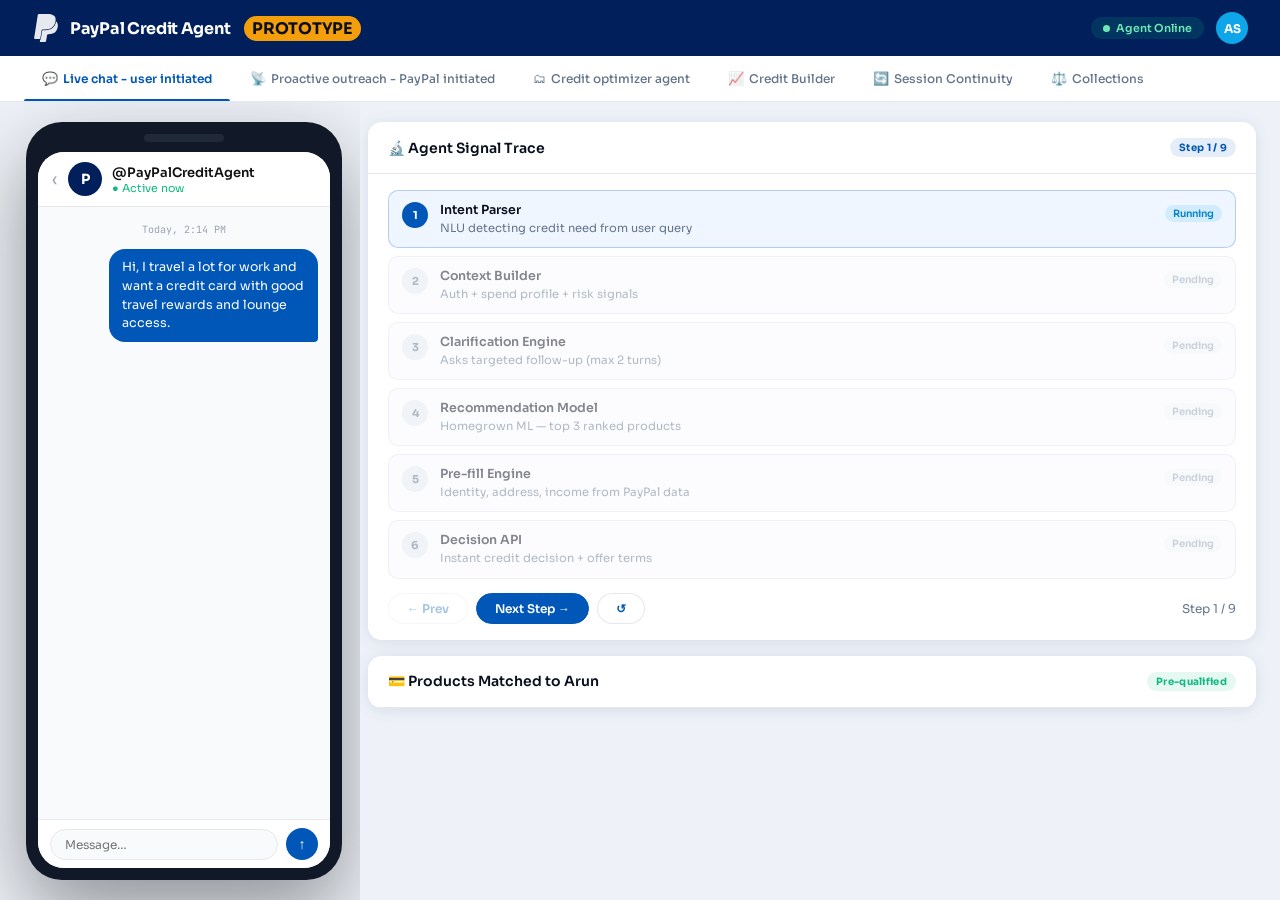
<file: paypal_credit_agent_v3.html>
<!DOCTYPE html>
<html lang="en">
<head>
<meta charset="UTF-8"/>
<meta name="viewport" content="width=device-width, initial-scale=1.0"/>
<title>PayPal Credit Agent — Interactive Prototype</title>
<link href="https://fonts.googleapis.com/css2?family=Sora:wght@300;400;500;600;700&family=JetBrains+Mono:wght@400;500&display=swap" rel="stylesheet"/>
<style>
*,*::before,*::after{box-sizing:border-box;margin:0;padding:0}
:root{
  --navy:#001f5b;
  --blue:#0057b8;
  --sky:#0ea5e9;
  --gold:#f59e0b;
  --mint:#10b981;
  --rose:#f43f5e;
  --ink:#0a0f1e;
  --slate:#64748b;
  --mist:#f1f5f9;
  --white:#ffffff;
  --border:rgba(0,31,91,0.10);
  --shadow:0 2px 16px rgba(0,31,91,0.10);
  --shadow-lg:0 8px 40px rgba(0,31,91,0.18);
  --r:14px;--r-sm:9px;
}
body{font-family:'Sora',sans-serif;background:#eef2f8;color:var(--ink);min-height:100vh;font-size:14px}
code,pre,.mono{font-family:'JetBrains Mono',monospace}

/* ── LAYOUT ── */
html,body{height:100%;overflow:hidden}
.app{display:grid;grid-template-rows:auto auto 1fr;height:100vh;overflow:hidden}
.topbar{background:var(--navy);padding:0 32px;display:flex;align-items:center;height:56px;gap:16px}
.topbar-logo{display:flex;align-items:center;gap:10px;color:white}
.topbar-logo svg{width:28px;height:28px;fill:white;opacity:.9}
.topbar-logo span{font-size:16px;font-weight:700;letter-spacing:-.3px}
.topbar-badge{background:var(--gold);color:var(--ink);font-size:10px;font-weight:700;padding:2px 8px;border-radius:20px;letter-spacing:.4px;margin-left:4px}
.topbar-right{margin-left:auto;display:flex;align-items:center;gap:12px}
.online-pill{display:flex;align-items:center;gap:6px;background:rgba(16,185,129,.15);color:#6ee7b7;font-size:11px;font-weight:600;padding:4px 12px;border-radius:20px}
.online-dot{width:7px;height:7px;background:#6ee7b7;border-radius:50%;animation:pulse 2s infinite}
@keyframes pulse{0%,100%{opacity:1}50%{opacity:.4}}
.avatar-sm{width:32px;height:32px;border-radius:50%;background:var(--sky);display:flex;align-items:center;justify-content:center;font-size:12px;font-weight:700;color:white}

/* ── TABS ── */
.tab-bar{background:var(--white);border-bottom:1px solid var(--border);padding:0 24px;display:flex;gap:2px;overflow-x:auto;scrollbar-width:none;flex-shrink:0}
.tab-bar::-webkit-scrollbar{display:none}
.tab-btn{padding:14px 18px;border:none;background:transparent;font-family:'Sora',sans-serif;font-size:12px;font-weight:500;color:var(--slate);cursor:pointer;white-space:nowrap;position:relative;transition:color .15s}
.tab-btn:hover{color:var(--blue)}
.tab-btn.active{color:var(--blue);font-weight:600}
.tab-btn.active::after{content:'';position:absolute;bottom:0;left:0;right:0;height:2.5px;background:var(--blue);border-radius:2px 2px 0 0}
.tab-icon{margin-right:5px;font-size:13px}

/* Sub-tabs */
.sub-tab-bar{background:#f8fafc;border-bottom:1px solid var(--border);padding:0 24px;display:flex;gap:0;flex-shrink:0}
.sub-tab-btn{padding:10px 16px;border:none;background:transparent;font-family:'Sora',sans-serif;font-size:11px;font-weight:500;color:var(--slate);cursor:pointer;white-space:nowrap;position:relative;transition:all .15s;border-bottom:2px solid transparent}
.sub-tab-btn:hover{color:var(--blue);background:rgba(0,87,184,.04)}
.sub-tab-btn.active{color:var(--blue);font-weight:600;border-bottom-color:var(--blue);background:rgba(0,87,184,.06)}

/* ── PANELS ── */
.panels{padding:0;overflow:hidden;height:100%;display:flex;flex-direction:column}
.panel{display:none;animation:fadeUp .2s ease;height:100%;overflow:hidden}
.panel.active{display:flex;gap:0;align-items:stretch;height:100%;overflow:hidden}
.panel.active:has(.sub-tab-bar){flex-direction:column}
.sub-panel{display:none;flex:1;overflow:hidden}
.sub-panel.active{display:flex;gap:0;align-items:stretch;overflow:hidden}
@keyframes fadeUp{from{opacity:0;transform:translateY(6px)}to{opacity:1;transform:translateY(0)}}

/* ── TWO COLUMN ── */
.col-phone{width:360px;flex-shrink:0;padding:20px 16px 20px 24px;display:flex;flex-direction:column;align-items:center;overflow:hidden;height:100%}
.col-info{flex:1;min-width:0;overflow-y:auto;padding:20px 24px 20px 8px;scrollbar-width:thin;scrollbar-color:rgba(0,31,91,.15) transparent;height:100%}
.col-info::-webkit-scrollbar{width:4px}
.col-info::-webkit-scrollbar-thumb{background:rgba(0,31,91,.15);border-radius:2px}

/* ── PHONE ── */
.phone-shell{
  background:#111827;
  border-radius:36px;
  padding:12px;
  box-shadow:0 32px 80px rgba(0,0,0,.4),0 0 0 1px rgba(255,255,255,.06);
  position:relative;
  width:316px;
  flex:1;
  min-height:0;
  display:flex;
  flex-direction:column;
}
.phone-island{width:80px;height:8px;background:#1f2937;border-radius:4px;margin:0 auto 10px;flex-shrink:0}
.phone-screen{background:#f8fafc;border-radius:26px;overflow:hidden;flex:1;display:flex;flex-direction:column;min-height:0}

/* messenger chrome */
.messenger-bar{
  background:var(--white);
  border-bottom:1px solid #e5e7eb;
  padding:10px 14px;
  display:flex;align-items:center;gap:10px;
}
.m-back{color:#9ca3af;font-size:18px;cursor:pointer}
.m-avatar{width:34px;height:34px;border-radius:50%;display:flex;align-items:center;justify-content:center;font-size:14px;font-weight:700;color:white;background:var(--navy);flex-shrink:0}
.m-info{flex:1}
.m-name{font-size:13px;font-weight:600;color:#111}
.m-status{font-size:11px;color:var(--mint)}

/* chat feed */
.chat-feed{flex:1;overflow-y:auto;padding:12px;display:flex;flex-direction:column;gap:9px;scrollbar-width:none}
.chat-feed::-webkit-scrollbar{display:none}

.msg-row{display:flex;flex-direction:column;gap:3px}
.msg-row.user{align-items:flex-end}
.msg-row.agent{align-items:flex-start}

.bubble{max-width:78%;padding:9px 13px;border-radius:16px;font-size:12.5px;line-height:1.5}
.bubble.user{background:var(--blue);color:white;border-bottom-right-radius:4px}
.bubble.agent{background:white;color:#1e293b;border-bottom-left-radius:4px;box-shadow:0 1px 3px rgba(0,0,0,.08)}
.msg-time{font-size:10px;color:#9ca3af;padding:0 4px}

.agent-tag{font-size:9px;font-weight:700;color:var(--blue);text-transform:uppercase;letter-spacing:.6px;margin-bottom:3px;padding-left:2px}

/* special chat cards */
.chat-card{background:white;border-radius:14px;border:1px solid #e5e7eb;overflow:hidden;max-width:88%;box-shadow:0 2px 8px rgba(0,0,0,.06)}
.chat-card-header{padding:10px 13px;color:white;display:flex;align-items:center;gap:8px}
.chat-card-header.blue{background:linear-gradient(135deg,var(--navy),var(--blue))}
.chat-card-header.teal{background:linear-gradient(135deg,#0f766e,#0ea5e9)}
.chat-card-header.gold{background:linear-gradient(135deg,#92400e,var(--gold))}
.chat-card-header.mint{background:linear-gradient(135deg,#065f46,var(--mint))}
.chat-card-header.rose{background:linear-gradient(135deg,#9f1239,var(--rose))}
.ch-title{font-size:12px;font-weight:700}
.ch-sub{font-size:10px;opacity:.75}
.chat-card-body{padding:10px 13px}
.cc-row{display:flex;justify-content:space-between;align-items:center;font-size:11px;padding:3px 0;border-bottom:1px solid #f1f5f9}
.cc-row:last-child{border:none}
.cc-val{font-weight:600;color:var(--blue)}
.cc-val.mint{color:var(--mint)}
.cc-val.gold{color:var(--gold)}
.cc-val.rose{color:var(--rose)}
.chat-card-actions{display:flex;gap:6px;padding:8px 13px 11px}
.ca-btn{flex:1;padding:7px;border-radius:8px;border:none;font-family:'Sora',sans-serif;font-size:11px;font-weight:600;cursor:pointer;transition:opacity .12s}
.ca-btn.primary{background:var(--blue);color:white}
.ca-btn.secondary{background:#f1f5f9;color:var(--ink)}
.ca-btn:hover{opacity:.85}

/* chips */
.chip-row{display:flex;flex-wrap:wrap;gap:5px;max-width:90%;align-self:flex-start}
.chip{padding:5px 11px;border-radius:20px;border:1px solid var(--blue);font-size:11px;font-weight:500;color:var(--blue);background:white;cursor:pointer;transition:all .12s;white-space:nowrap}
.chip:hover,.chip.picked{background:var(--blue);color:white}

/* auth card */
.auth-card{background:linear-gradient(135deg,var(--navy),var(--blue));border-radius:14px;padding:12px 14px;max-width:88%;color:white}
.auth-title{font-size:12px;font-weight:700;margin-bottom:3px}
.auth-sub{font-size:10px;opacity:.75;margin-bottom:8px}
.auth-btn{background:var(--gold);color:var(--ink);border-radius:8px;padding:6px;text-align:center;font-size:11px;font-weight:700;cursor:pointer}

/* approved card */
.approved-card{background:linear-gradient(135deg,#064e3b,var(--mint));border-radius:14px;padding:16px;max-width:90%;color:white;text-align:center}
.ap-emoji{font-size:28px;margin-bottom:6px}
.ap-title{font-size:14px;font-weight:700;margin-bottom:3px}
.ap-sub{font-size:11px;opacity:.8;margin-bottom:12px}
.ap-grid{display:grid;grid-template-columns:1fr 1fr;gap:8px;text-align:left}
.ap-cell{background:rgba(255,255,255,.15);border-radius:8px;padding:7px 10px}
.ap-label{font-size:9px;opacity:.7;margin-bottom:2px}
.ap-val{font-size:13px;font-weight:700}

/* typing */
.typing-bubble{background:white;border-radius:16px;border-bottom-left-radius:4px;padding:10px 14px;box-shadow:0 1px 3px rgba(0,0,0,.08);display:flex;gap:4px;align-items:center;width:48px}
.typing-bubble span{width:6px;height:6px;background:#d1d5db;border-radius:50%;animation:tbounce 1.2s infinite}
.typing-bubble span:nth-child(2){animation-delay:.2s}
.typing-bubble span:nth-child(3){animation-delay:.4s}
@keyframes tbounce{0%,60%,100%{transform:translateY(0);background:#d1d5db}30%{transform:translateY(-4px);background:var(--blue)}}

/* chat input bar */
.chat-input-bar{background:white;border-top:1px solid #e5e7eb;padding:8px 12px;display:flex;gap:8px;align-items:center}
.chat-input{flex:1;border:1px solid #e5e7eb;border-radius:20px;padding:7px 14px;font-family:'Sora',sans-serif;font-size:12px;color:var(--ink);outline:none;background:#f8fafc}
.chat-send{width:32px;height:32px;border-radius:50%;background:var(--blue);border:none;color:white;cursor:pointer;display:flex;align-items:center;justify-content:center;font-size:14px;flex-shrink:0}

/* ── RIGHT PANEL ── */
.card{background:white;border-radius:var(--r);box-shadow:var(--shadow);overflow:hidden}
.card+.card{margin-top:16px}
.card-h{padding:16px 20px;border-bottom:1px solid var(--border);display:flex;align-items:center;gap:9px}
.card-h h3{font-size:14px;font-weight:600;color:var(--ink);flex:1}
.card-h .badge{font-size:10px;font-weight:700;padding:3px 9px;border-radius:20px;letter-spacing:.3px}
.badge-blue{background:rgba(0,87,184,.1);color:var(--blue)}
.badge-mint{background:rgba(16,185,129,.1);color:var(--mint)}
.badge-gold{background:rgba(245,158,11,.1);color:#92400e}
.badge-rose{background:rgba(244,63,94,.1);color:var(--rose)}
.card-b{padding:16px 20px}

/* flow steps */
.flow-steps{display:flex;flex-direction:column;gap:8px}
.fstep{display:flex;gap:12px;padding:11px 13px;border-radius:10px;border:1px solid var(--border);background:#fafbff;transition:all .15s;cursor:default}
.fstep.active{background:#eff6ff;border-color:rgba(0,87,184,.25)}
.fstep.done{background:#f0fdf9;border-color:rgba(16,185,129,.25)}
.fstep.pending{opacity:.5}
.fnum{width:26px;height:26px;border-radius:50%;display:flex;align-items:center;justify-content:center;font-size:11px;font-weight:700;flex-shrink:0}
.fstep .fnum{background:#e2e8f0;color:#64748b}
.fstep.active .fnum{background:var(--blue);color:white}
.fstep.done .fnum{background:var(--mint);color:white}
.fstep-body h4{font-size:12.5px;font-weight:600;color:var(--ink);margin-bottom:2px}
.fstep-body p{font-size:11.5px;color:var(--slate);line-height:1.4}
.fstep-tag{margin-left:auto;font-size:10px;font-weight:600;padding:2px 8px;border-radius:20px;flex-shrink:0;align-self:flex-start;margin-top:3px}
.tag-active{background:rgba(14,165,233,.12);color:#0284c7}
.tag-done{background:rgba(16,185,129,.12);color:#059669}
.tag-wait{background:#f1f5f9;color:#94a3b8}

/* metrics row */
.metrics{display:grid;grid-template-columns:repeat(3,1fr);gap:12px;margin-bottom:16px}
.metric{background:white;border-radius:12px;padding:14px 16px;box-shadow:var(--shadow)}
.metric-l{font-size:11px;color:var(--slate);margin-bottom:4px;font-weight:500}
.metric-v{font-size:22px;font-weight:700;color:var(--ink);letter-spacing:-1px}
.metric-d{font-size:11px;margin-top:3px;font-weight:500}
.up{color:var(--mint)}.down{color:var(--rose)}

/* play controls */
.play-bar{display:flex;gap:8px;align-items:center;margin-top:14px}
.pbtn{padding:7px 18px;border-radius:20px;border:1px solid var(--border);background:white;font-family:'Sora',sans-serif;font-size:12px;font-weight:600;color:var(--blue);cursor:pointer;transition:all .12s}
.pbtn:hover{background:var(--mist)}
.pbtn.primary{background:var(--blue);color:white;border-color:var(--blue)}
.pbtn:disabled{opacity:.35;cursor:default}
.step-counter{font-size:12px;color:var(--slate);margin-left:auto}

/* spend bars */
.sbar-wrap{display:flex;flex-direction:column;gap:10px}
.sbar-row{display:flex;align-items:center;gap:10px}
.sbar-label{font-size:12px;font-weight:500;min-width:100px}
.sbar-track{flex:1;height:7px;background:#e2e8f0;border-radius:4px;overflow:hidden}
.sbar-fill{height:100%;border-radius:4px;background:var(--blue);transition:width .4s ease}
.sbar-val{font-size:12px;font-weight:700;color:var(--blue);min-width:48px;text-align:right}

/* product mini cards */
.prod-mini{border:1.5px solid var(--border);border-radius:12px;overflow:hidden;margin-bottom:10px}
.prod-mini-top{padding:10px 14px;color:white;font-size:12px;font-weight:700}
.prod-mini-top.n{background:linear-gradient(135deg,var(--navy),var(--blue))}
.prod-mini-top.t{background:linear-gradient(135deg,#0f766e,#0ea5e9)}
.prod-mini-top.d{background:linear-gradient(135deg,#1e1b4b,#4338ca)}
.prod-mini-body{padding:10px 14px;background:white}
.prod-mini-row{display:flex;justify-content:space-between;font-size:11px;padding:3px 0}
.prod-mini-row .v{font-weight:600;color:var(--navy)}
.rec-chip{display:inline-block;background:var(--gold);color:var(--ink);font-size:9px;font-weight:700;padding:2px 7px;border-radius:20px;margin-left:6px}

/* sim sliders */
.sim-group{margin-bottom:14px}
.sim-row{display:flex;justify-content:space-between;align-items:baseline;margin-bottom:5px}
.sim-row span{font-size:12px;font-weight:500}
.sim-row .sv{font-size:13px;font-weight:700;color:var(--blue)}
input[type=range]{width:100%;accent-color:var(--blue);cursor:pointer}
.sim-result-box{background:linear-gradient(135deg,var(--navy),var(--blue));border-radius:14px;padding:18px;text-align:center;color:white;margin-bottom:16px}
.srb-label{font-size:11px;opacity:.7;margin-bottom:4px}
.srb-val{font-size:36px;font-weight:700;letter-spacing:-2px}
.srb-sub{font-size:11px;opacity:.7;margin-top:4px}

/* credit path */
.cpath{position:relative;padding-left:28px}
.cpath::before{content:'';position:absolute;left:10px;top:20px;bottom:20px;width:2px;background:linear-gradient(to bottom,var(--mint),var(--sky),var(--blue))}
.cpath-step{position:relative;margin-bottom:14px}
.cpath-dot{position:absolute;left:-23px;top:12px;width:12px;height:12px;border-radius:50%;border:2px solid white;box-shadow:0 0 0 2px currentColor}
.cpath-dot.done{background:var(--mint);color:var(--mint)}
.cpath-dot.now{background:var(--sky);color:var(--sky)}
.cpath-dot.fut{background:#cbd5e1;color:#cbd5e1}
.cpath-card{background:white;border-radius:11px;padding:12px 14px;box-shadow:var(--shadow)}
.cpath-card h4{font-size:12.5px;font-weight:600;margin-bottom:2px}
.cpath-card p{font-size:11.5px;color:var(--slate);line-height:1.4}
.cp-tag{display:inline-block;font-size:10px;font-weight:700;padding:2px 8px;border-radius:20px;margin-top:5px}
.cp-done{background:rgba(16,185,129,.1);color:#059669}
.cp-now{background:rgba(14,165,233,.1);color:#0284c7}
.cp-fut{background:#f1f5f9;color:#94a3b8}

/* session platforms */
.platform-list{display:flex;flex-direction:column;gap:10px}
.platform-item{display:flex;align-items:center;gap:12px;padding:12px 14px;background:#fafbff;border-radius:11px;border:1px solid var(--border)}
.platform-icon{width:38px;height:38px;border-radius:10px;display:flex;align-items:center;justify-content:center;font-size:18px;flex-shrink:0}
.platform-item h4{font-size:13px;font-weight:600;color:var(--ink);margin-bottom:2px}
.platform-item p{font-size:11px;color:var(--slate)}
.platform-status{margin-left:auto;font-size:11px;font-weight:600;padding:4px 10px;border-radius:20px;flex-shrink:0}
.ps-active{background:rgba(16,185,129,.1);color:var(--mint)}
.ps-paused{background:rgba(245,158,11,.1);color:var(--gold)}
.ps-ready{background:rgba(0,87,184,.1);color:var(--blue)}

/* dispute timeline */
.dtimeline{display:flex;flex-direction:column;gap:0}
.dte{display:flex;gap:12px;position:relative;padding-bottom:16px}
.dte:last-child{padding-bottom:0}
.dte::before{content:'';position:absolute;left:10px;top:20px;bottom:0;width:1.5px;background:#e2e8f0}
.dte:last-child::before{display:none}
.dte-dot{width:20px;height:20px;border-radius:50%;flex-shrink:0;display:flex;align-items:center;justify-content:center;font-size:10px;z-index:1}
.dte-dot.d{background:var(--rose);color:white}
.dte-dot.p{background:var(--gold);color:white}
.dte-dot.ok{background:var(--mint);color:white}
.dte-dot.w{background:var(--blue);color:white}
.dte-body h4{font-size:12.5px;font-weight:600;color:var(--ink);margin-bottom:2px}
.dte-body p{font-size:11.5px;color:var(--slate)}
.dte-time{font-size:10px;color:#9ca3af;margin-top:2px}

/* life event trigger */
.le-trigger{background:linear-gradient(135deg,#4c1d95,#7c3aed);border-radius:13px;padding:14px 16px;color:white;margin-bottom:14px}
.le-t-label{font-size:9px;font-weight:700;text-transform:uppercase;letter-spacing:.6px;opacity:.7;margin-bottom:3px}
.le-t-title{font-size:14px;font-weight:700;margin-bottom:4px}
.le-t-desc{font-size:11px;opacity:.8;line-height:1.4}
.le-signals{display:flex;flex-direction:column;gap:8px}
.le-sig{display:flex;align-items:center;gap:10px;padding:9px 12px;background:#f8fafc;border-radius:9px;border:1px solid var(--border)}
.le-sig-icon{font-size:16px;flex-shrink:0}
.le-sig-body{flex:1}
.le-sig-body h4{font-size:12px;font-weight:600;margin-bottom:1px}
.le-sig-body p{font-size:11px;color:var(--slate)}
.le-sig-conf{font-size:11px;font-weight:700;color:var(--blue)}

/* proactive message preview */
.notif-preview{border-radius:13px;padding:14px;border:1px solid var(--border);background:white;box-shadow:var(--shadow);margin-bottom:10px;display:flex;gap:12px;align-items:flex-start}
.notif-app-icon{width:36px;height:36px;border-radius:9px;background:var(--navy);display:flex;align-items:center;justify-content:center;font-size:16px;flex-shrink:0}
.notif-content .notif-app{font-size:10px;font-weight:700;color:var(--slate);text-transform:uppercase;letter-spacing:.4px}
.notif-content .notif-title{font-size:13px;font-weight:600;color:var(--ink);margin:2px 0}
.notif-content .notif-body{font-size:12px;color:var(--slate);line-height:1.4}
.notif-time{font-size:10px;color:#9ca3af;margin-left:auto;flex-shrink:0}

/* portfolio cards */
.port-card{border-radius:13px;overflow:hidden;box-shadow:var(--shadow);margin-bottom:12px}
.port-top{padding:16px 18px;color:white;display:flex;align-items:center;gap:12px}
.port-top.b{background:linear-gradient(135deg,var(--navy),var(--blue))}
.port-top.t{background:linear-gradient(135deg,#0f766e,#0ea5e9)}
.port-chip{width:40px;height:26px;background:rgba(255,255,255,.2);border-radius:5px;flex-shrink:0}
.port-name{font-size:14px;font-weight:700}
.port-num{font-size:10px;opacity:.7}
.port-bal{margin-left:auto;text-align:right}
.port-bal-v{font-size:16px;font-weight:700}
.port-bal-l{font-size:9px;opacity:.7}
.port-body{background:white;padding:13px 18px}
.port-row{display:flex;justify-content:space-between;font-size:12px;padding:5px 0;border-bottom:1px solid #f1f5f9}
.port-row:last-child{border:none}
.port-key{color:var(--slate)}
.port-val{font-weight:600}
.util-bar{height:5px;background:#e2e8f0;border-radius:3px;overflow:hidden;margin:6px 0 2px}
.util-fill{height:100%;border-radius:3px}
.util-good{background:var(--mint)}.util-mid{background:var(--gold)}.util-high{background:var(--rose)}
.port-nudge{background:#eff6ff;border-radius:9px;padding:9px 12px;font-size:11.5px;color:var(--blue);font-weight:500;margin-top:8px;line-height:1.4}

/* info note */
.info-note{background:#f0f9ff;border-left:3px solid var(--sky);border-radius:0 9px 9px 0;padding:10px 13px;font-size:12px;color:#0369a1;line-height:1.5;margin-top:10px}

a{color:var(--blue)}
</style>
</head>
<body>
<div class="app">

<!-- TOPBAR -->
<div class="topbar">
  <div class="topbar-logo">
    <svg viewBox="0 0 24 24"><path d="M7.076 21.337H2.47a.641.641 0 01-.633-.74L4.944.901C5.026.382 5.474 0 5.998 0h7.46c2.57 0 4.578.543 5.69 1.81 1.01 1.15 1.304 2.42 1.012 4.287-.023.143-.047.288-.077.437-.983 5.05-4.349 6.797-8.647 6.797h-2.19c-.524 0-.968.382-1.05.9l-1.12 7.106zm14.146-14.42a3.35 3.35 0 00-.607-.541c-.013.076-.026.175-.041.26-.93 4.778-4.005 7.201-9.138 7.201h-2.19a.563.563 0 00-.556.479l-1.187 7.527h-.506l-.24 1.516a.56.56 0 00.554.647h3.882c.46 0 .85-.334.922-.788.06-.26.76-4.852.816-5.09a.932.932 0 01.923-.788h.58c3.76 0 6.705-1.528 7.565-5.946.36-1.847.174-3.388-.777-4.477z"/></svg>
    <span>PayPal Credit Agent</span>
    <span class="topbar-badge">PROTOTYPE</span>
  </div>
  <div class="topbar-right">
    <div class="online-pill"><div class="online-dot"></div>Agent Online</div>
    <div class="avatar-sm">AS</div>
  </div>
</div>

<!-- TAB BAR -->
<div class="tab-bar" id="tabBar">
  <button class="tab-btn active" onclick="showTab('live')"><span class="tab-icon">💬</span>Live chat - user initiated</button>
  <button class="tab-btn" onclick="showTab('proactive')"><span class="tab-icon">📡</span>Proactive outreach - PayPal initiated</button>
  <button class="tab-btn" onclick="showTab('optimizer')"><span class="tab-icon">🗂</span>Credit optimizer agent</button>
  <button class="tab-btn" onclick="showTab('builder')"><span class="tab-icon">📈</span>Credit Builder</button>
  <button class="tab-btn" onclick="showTab('session')"><span class="tab-icon">🔄</span>Session Continuity</button>
  <button class="tab-btn" onclick="showTab('collections')"><span class="tab-icon">⚖️</span>Collections</button>
</div>

<!-- PANELS -->
<div class="panels">

<!-- ═══════════════════════════════════════ TAB 1: LIVE CHAT ═══ -->
<div id="panel-live" class="panel active">
  <div class="col-phone">
    <div class="phone-shell">
      <div class="phone-island"></div>
      <div class="phone-screen">
        <div class="messenger-bar">
          <span class="m-back">‹</span>
          <div class="m-avatar">P</div>
          <div class="m-info"><div class="m-name">@PayPalCreditAgent</div><div class="m-status">● Active now</div></div>
        </div>
        <div class="chat-feed" id="feed-live"></div>
        <div class="chat-input-bar">
          <input class="chat-input" id="inp-live" placeholder="Message…" onkeydown="if(event.key==='Enter')sendLive()"/>
          <button class="chat-send" onclick="sendLive()">↑</button>
        </div>
      </div>
    </div>
  </div>
  <div class="col-info">
    <div class="card">
      <div class="card-h"><h3>🔬 Agent Signal Trace</h3><span class="badge badge-blue" id="live-step-label">Step 1 / 9</span></div>
      <div class="card-b">
        <div class="flow-steps" id="live-signals">
          <div class="fstep active" id="ls-intent"><div class="fnum">1</div><div class="fstep-body"><h4>Intent Parser</h4><p>NLU detecting credit need from user query</p></div><span class="fstep-tag tag-active">Running</span></div>
          <div class="fstep pending" id="ls-context"><div class="fnum">2</div><div class="fstep-body"><h4>Context Builder</h4><p>Auth + spend profile + risk signals</p></div><span class="fstep-tag tag-wait">Pending</span></div>
          <div class="fstep pending" id="ls-clarify"><div class="fnum">3</div><div class="fstep-body"><h4>Clarification Engine</h4><p>Asks targeted follow-up (max 2 turns)</p></div><span class="fstep-tag tag-wait">Pending</span></div>
          <div class="fstep pending" id="ls-reco"><div class="fnum">4</div><div class="fstep-body"><h4>Recommendation Model</h4><p>Homegrown ML — top 3 ranked products</p></div><span class="fstep-tag tag-wait">Pending</span></div>
          <div class="fstep pending" id="ls-prefill"><div class="fnum">5</div><div class="fstep-body"><h4>Pre-fill Engine</h4><p>Identity, address, income from PayPal data</p></div><span class="fstep-tag tag-wait">Pending</span></div>
          <div class="fstep pending" id="ls-decision"><div class="fnum">6</div><div class="fstep-body"><h4>Decision API</h4><p>Instant credit decision + offer terms</p></div><span class="fstep-tag tag-wait">Pending</span></div>
        </div>
        <div class="play-bar">
          <button class="pbtn" id="lv-prev" onclick="stepLive(-1)" disabled>← Prev</button>
          <button class="pbtn primary" id="lv-next" onclick="stepLive(1)">Next Step →</button>
          <button class="pbtn" onclick="resetLive()">↺</button>
          <span class="step-counter" id="lv-counter">Step 1 / 9</span>
        </div>
      </div>
    </div>
    <div class="card" style="margin-top:16px">
      <div class="card-h"><h3>💳 Products Matched to Arun</h3><span class="badge badge-mint">Pre-qualified</span></div>
      <div class="card-b" id="live-products" style="display:none">
        <div class="prod-mini">
          <div class="prod-mini-top n">PayPal Miles+ <span class="rec-chip">BEST MATCH</span></div>
          <div class="prod-mini-body">
            <div class="prod-mini-row"><span>Sign-up bonus</span><span class="v">75,000 miles</span></div>
            <div class="prod-mini-row"><span>Lounge access</span><span class="v">Priority Pass ✓</span></div>
            <div class="prod-mini-row"><span>FX fees</span><span class="v cc-val mint">None ✓</span></div>
            <div class="prod-mini-row"><span>Est. rewards/yr</span><span class="v">$412</span></div>
          </div>
        </div>
        <div class="prod-mini">
          <div class="prod-mini-top t">PayPal Everyday Cash</div>
          <div class="prod-mini-body">
            <div class="prod-mini-row"><span>Cash back</span><span class="v">2% flat</span></div>
            <div class="prod-mini-row"><span>Annual fee</span><span class="v cc-val mint">$0 forever</span></div>
            <div class="prod-mini-row"><span>Est. rewards/yr</span><span class="v">$286</span></div>
          </div>
        </div>
      </div>
    </div>
  </div>
</div>

<!-- ═══════════════════════════════════════ TAB 2: PROACTIVE OUTREACH ═══ -->
<div id="panel-proactive" class="panel">
  <!-- Sub-tab bar for Proactive Outreach -->
  <div class="sub-tab-bar" id="proactive-subtabs">
    <button class="sub-tab-btn active" onclick="showSubTab('proactive', 'transaction')">✈️ Transaction signal detection</button>
    <button class="sub-tab-btn" onclick="showSubTab('proactive', 'lifeevent')">🎯 Life event detection</button>
  </div>
  
  <!-- Transaction Signal Detection Sub-panel -->
  <div id="subpanel-proactive-transaction" class="sub-panel active">
    <div class="col-phone">
      <div class="phone-shell">
        <div class="phone-island"></div>
        <div class="phone-screen">
          <div class="messenger-bar">
            <span class="m-back">‹</span>
            <div class="m-avatar" style="background:#075e54">W</div>
            <div class="m-info"><div class="m-name">@PayPalCreditAgent</div><div class="m-status">WhatsApp</div></div>
          </div>
          <div class="chat-feed" id="feed-proactive"></div>
          <div class="chat-input-bar">
            <input class="chat-input" id="inp-proactive" placeholder="Reply to agent…" onkeydown="if(event.key==='Enter')sendMsg('proactive')"/>
            <button class="chat-send" onclick="sendMsg('proactive')">↑</button>
          </div>
        </div>
      </div>
    </div>
    <div class="col-info">
      <div class="card">
        <div class="card-h"><h3>📡 Trigger: Travel Signal Detected</h3><span class="badge badge-blue">Auto-fired</span></div>
        <div class="card-b">
          <div class="le-trigger" style="background:linear-gradient(135deg,#0c4a6e,var(--sky))">
            <div class="le-t-label">✈ MCC Travel Signal</div>
            <div class="le-t-title">Singapore Airlines booking detected</div>
            <div class="le-t-desc">3 international bookings in 45 days · No travel credit card on file · High spend profile</div>
          </div>
          <div class="flow-steps" id="proactive-signals">
            <div class="fstep done"><div class="fnum">✓</div><div class="fstep-body"><h4>Signal detected</h4><p>Airline MCC on PayPal transaction</p></div><span class="fstep-tag tag-done">Done</span></div>
            <div class="fstep done"><div class="fnum">✓</div><div class="fstep-body"><h4>Eligibility pre-check</h4><p>Soft pull — Miles+ likely approved</p></div><span class="fstep-tag tag-done">Done</span></div>
            <div class="fstep done"><div class="fnum">✓</div><div class="fstep-body"><h4>Frequency check</h4><p>Last outreach 42 days ago — clear</p></div><span class="fstep-tag tag-done">Done</span></div>
            <div class="fstep active" id="pro-send"><div class="fnum">4</div><div class="fstep-body"><h4>Proactive message sent</h4><p>WhatsApp notification pushed to Arun</p></div><span class="fstep-tag tag-active">Sent</span></div>
            <div class="fstep pending" id="pro-engage"><div class="fnum">5</div><div class="fstep-body"><h4>User engagement</h4><p>Awaiting reply…</p></div><span class="fstep-tag tag-wait">Pending</span></div>
            <div class="fstep pending" id="pro-convert"><div class="fnum">6</div><div class="fstep-body"><h4>Conversion</h4><p>In-thread application</p></div><span class="fstep-tag tag-wait">Pending</span></div>
          </div>
          <div class="play-bar">
            <button class="pbtn" id="pro-prev" onclick="stepPro(-1)" disabled>← Prev</button>
            <button class="pbtn primary" id="pro-next" onclick="stepPro(1)">Next →</button>
            <button class="pbtn" onclick="resetPro()">↺</button>
            <span class="step-counter" id="pro-counter">Step 1 / 6</span>
          </div>
        </div>
      </div>
      <div class="card" style="margin-top:16px">
        <div class="card-h"><h3>📊 Outreach Performance</h3></div>
        <div class="card-b">
          <div class="sbar-wrap">
            <div class="sbar-row"><span class="sbar-label">Open rate</span><div class="sbar-track"><div class="sbar-fill" style="width:61%"></div></div><span class="sbar-val">61%</span></div>
            <div class="sbar-row"><span class="sbar-label">Response rate</span><div class="sbar-track"><div class="sbar-fill" style="width:43%"></div></div><span class="sbar-val">43%</span></div>
            <div class="sbar-row"><span class="sbar-label">Conversion</span><div class="sbar-track"><div class="sbar-fill" style="width:23%"></div></div><span class="sbar-val">23%</span></div>
            <div class="sbar-row"><span class="sbar-label">Email (baseline)</span><div class="sbar-track"><div class="sbar-fill" style="width:8%;background:#cbd5e1"></div></div><span class="sbar-val" style="color:var(--slate)">8%</span></div>
          </div>
        </div>
      </div>
    </div>
  </div>

  <!-- Life Event Detection Sub-panel -->
  <div id="subpanel-proactive-lifeevent" class="sub-panel">
    <div class="col-phone">
      <div class="phone-shell">
        <div class="phone-island"></div>
        <div class="phone-screen">
          <div class="messenger-bar">
            <span class="m-back">‹</span>
            <div class="m-avatar" style="background:#1e40af">T</div>
            <div class="m-info"><div class="m-name">@PayPalCreditAgent</div><div class="m-status">Telegram</div></div>
          </div>
          <div class="chat-feed" id="feed-lifeevent"></div>
          <div class="chat-input-bar">
            <input class="chat-input" id="inp-lifeevent" placeholder="Reply…" onkeydown="if(event.key==='Enter')sendMsg('lifeevent')"/>
            <button class="chat-send" onclick="sendMsg('lifeevent')">↑</button>
          </div>
        </div>
      </div>
    </div>
    <div class="col-info">
      <div class="card">
        <div class="card-h"><h3>🎯 Life-Event Signal Engine</h3><span class="badge badge-gold">New parent detected</span></div>
        <div class="card-b">
          <div class="le-trigger">
            <div class="le-t-label">🔬 Signal cluster</div>
            <div class="le-t-title">Life event: Young family forming</div>
            <div class="le-t-desc">3 correlated signals identified over 60-day rolling window → eligibility re-scored automatically</div>
          </div>
          <div class="le-signals" style="margin-top:12px">
            <div class="le-sig"><div class="le-sig-icon">👶</div><div class="le-sig-body"><h4>Recurring childcare spend</h4><p>₹8,400/mo at MCC 8351 — 3 consecutive months</p></div><div class="le-sig-conf">92% conf.</div></div>
            <div class="le-sig"><div class="le-sig-icon">🏥</div><div class="le-sig-body"><h4>Paediatric clinic payments</h4><p>2 transactions at Dr. Mehta Clinic (MCC 8099)</p></div><div class="le-sig-conf">88% conf.</div></div>
            <div class="le-sig"><div class="le-sig-icon">🛒</div><div class="le-sig-body"><h4>Baby product retailers</h4><p>FirstCry, Mothercare purchases increased 340%</p></div><div class="le-sig-conf">97% conf.</div></div>
            <div class="le-sig"><div class="le-sig-icon">🏠</div><div class="le-sig-body"><h4>Address verified stable</h4><p>Same address 18+ months — settled household</p></div><div class="le-sig-conf">100%</div></div>
          </div>
          <div class="info-note">Eligibility re-scored: PayPal Family Rewards — <strong>Pre-approved</strong>. Recommended credit limit: ₹3,00,000.</div>
        </div>
      </div>
      <div class="card" style="margin-top:16px">
        <div class="card-h"><h3>▶ Conversation Playback</h3></div>
        <div class="card-b">
          <div class="play-bar">
            <button class="pbtn" id="le-prev" onclick="stepLE(-1)" disabled>← Prev</button>
            <button class="pbtn primary" id="le-next" onclick="stepLE(1)">Next →</button>
            <button class="pbtn" onclick="resetLE()">↺</button>
            <span class="step-counter" id="le-counter">Step 1 / 7</span>
          </div>
        </div>
      </div>
    </div>
  </div>
</div>

<!-- ═══════════════════════════════════════ TAB 3: CREDIT OPTIMIZER AGENT ═══ -->
<div id="panel-optimizer" class="panel">
  <!-- Sub-tab bar for Credit Optimizer -->
  <div class="sub-tab-bar" id="optimizer-subtabs">
    <button class="sub-tab-btn active" onclick="showSubTab('optimizer', 'portfolio')">🗂 Multi-product portfolio</button>
    <button class="sub-tab-btn" onclick="showSubTab('optimizer', 'simulation')">📊 Spend simulation</button>
  </div>

  <!-- Portfolio Sub-panel -->
  <div id="subpanel-optimizer-portfolio" class="sub-panel active">
    <div class="col-phone">
      <div class="phone-shell">
        <div class="phone-island"></div>
        <div class="phone-screen">
          <div class="messenger-bar">
            <span class="m-back">‹</span>
            <div class="m-avatar">P</div>
            <div class="m-info"><div class="m-name">@PayPalCreditAgent</div><div class="m-status">Telegram</div></div>
          </div>
          <div class="chat-feed" id="feed-portfolio"></div>
          <div class="chat-input-bar">
            <input class="chat-input" id="inp-portfolio" placeholder="Ask about your cards…" onkeydown="if(event.key==='Enter')sendMsg('portfolio')"/>
            <button class="chat-send" onclick="sendMsg('portfolio')">↑</button>
          </div>
        </div>
      </div>
    </div>
    <div class="col-info">
      <div class="metrics">
        <div class="metric"><div class="metric-l">Total credit</div><div class="metric-v">$42K</div><div class="metric-d up">2 products</div></div>
        <div class="metric"><div class="metric-l">Utilisation</div><div class="metric-v">18%</div><div class="metric-d up">✓ Healthy</div></div>
        <div class="metric"><div class="metric-l">Rewards YTD</div><div class="metric-v">$698</div><div class="metric-d up">↑ 22%</div></div>
      </div>
      <div class="port-card">
        <div class="port-top b"><div class="port-chip"></div><div><div class="port-name">PayPal Miles+</div><div class="port-num">•••• 4821</div></div><div class="port-bal"><div class="port-bal-v">$3,240</div><div class="port-bal-l">balance</div></div></div>
        <div class="port-body">
          <div class="port-row"><span class="port-key">Limit</span><span class="port-val">$22,000</span></div>
          <div class="port-row"><span class="port-key">Available</span><span class="port-val" style="color:var(--mint)">$18,760</span></div>
          <div class="port-row"><span class="port-key">Utilisation 14.7%</span></div>
          <div class="util-bar"><div class="util-fill util-good" style="width:14.7%"></div></div>
          <div class="port-row"><span class="port-key">Miles balance</span><span class="port-val" style="color:var(--blue)">42,180 pts</span></div>
          <div class="port-nudge">✈ 7,820 miles from a free Mumbai–Dubai return. Spend $260 more on travel.</div>
        </div>
      </div>
      <div class="port-card">
        <div class="port-top t"><div class="port-chip"></div><div><div class="port-name">PayPal Everyday Cash</div><div class="port-num">•••• 9203</div></div><div class="port-bal"><div class="port-bal-v">$580</div><div class="port-bal-l">balance</div></div></div>
        <div class="port-body">
          <div class="port-row"><span class="port-key">Limit</span><span class="port-val">$20,000</span></div>
          <div class="port-row"><span class="port-key">Utilisation 2.9%</span></div>
          <div class="util-bar"><div class="util-fill util-good" style="width:2.9%"></div></div>
          <div class="port-row"><span class="port-key">Cash back YTD</span><span class="port-val" style="color:var(--mint)">$114.20</span></div>
          <div class="port-nudge">💡 Use this card for groceries — Miles+ only earns 1x there, Everyday Cash earns 2%.</div>
        </div>
      </div>
      <div class="card">
        <div class="card-h"><h3>🤖 Agent Playback</h3></div>
        <div class="card-b">
          <div class="play-bar">
            <button class="pbtn" id="port-prev" onclick="stepPort(-1)" disabled>← Prev</button>
            <button class="pbtn primary" id="port-next" onclick="stepPort(1)">Next →</button>
            <button class="pbtn" onclick="resetPort()">↺</button>
            <span class="step-counter" id="port-counter">Step 1 / 6</span>
          </div>
        </div>
      </div>
    </div>
  </div>

  <!-- Spend Simulation Sub-panel -->
  <div id="subpanel-optimizer-simulation" class="sub-panel">
    <div class="col-phone">
      <div class="phone-shell">
        <div class="phone-island"></div>
        <div class="phone-screen">
          <div class="messenger-bar">
            <span class="m-back">‹</span>
            <div class="m-avatar">P</div>
            <div class="m-info"><div class="m-name">@PayPalCreditAgent</div><div class="m-status">● Active now</div></div>
          </div>
          <div class="chat-feed" id="feed-simulation"></div>
          <div class="chat-input-bar">
            <input class="chat-input" id="inp-simulation" placeholder="Ask about rewards…" onkeydown="if(event.key==='Enter')sendMsg('simulation')"/>
            <button class="chat-send" onclick="sendMsg('simulation')">↑</button>
          </div>
        </div>
      </div>
    </div>
    <div class="col-info">
      <div class="sim-result-box">
        <div class="srb-label">PayPal Miles+ — Projected Annual Rewards</div>
        <div class="srb-val" id="sim-total">$412</div>
        <div class="srb-sub">Based on your PayPal transaction history</div>
      </div>
      <div class="card">
        <div class="card-h"><h3>🎛 Adjust Your Spend Profile</h3></div>
        <div class="card-b">
          <div class="sim-group">
            <div class="sim-row"><span>✈ Travel & flights</span><span class="sv" id="lv-travel">$4,200/yr</span></div>
            <input type="range" min="0" max="15000" step="200" value="4200" oninput="updateSim(this,'travel')">
          </div>
          <div class="sim-group">
            <div class="sim-row"><span>🍽 Dining</span><span class="sv" id="lv-dining">$2,800/yr</span></div>
            <input type="range" min="0" max="10000" step="200" value="2800" oninput="updateSim(this,'dining')">
          </div>
          <div class="sim-group">
            <div class="sim-row"><span>🛒 Shopping</span><span class="sv" id="lv-shop">$3,600/yr</span></div>
            <input type="range" min="0" max="20000" step="200" value="3600" oninput="updateSim(this,'shop')">
          </div>
          <div class="sim-group">
            <div class="sim-row"><span>⛽ Other</span><span class="sv" id="lv-other">$1,800/yr</span></div>
            <input type="range" min="0" max="8000" step="200" value="1800" oninput="updateSim(this,'other')">
          </div>
        </div>
      </div>
      <div class="card" style="margin-top:16px">
        <div class="card-h"><h3>🔀 Card Comparison</h3></div>
        <div class="card-b">
          <div class="sbar-wrap">
            <div class="sbar-row"><span class="sbar-label">PayPal Miles+</span><div class="sbar-track"><div class="sbar-fill" id="bar-miles" style="width:65%"></div></div><span class="sbar-val" id="val-miles">$412</span></div>
            <div class="sbar-row"><span class="sbar-label">Everyday Cash</span><div class="sbar-track"><div class="sbar-fill" id="bar-cash" style="width:45%;background:var(--mint)"></div></div><span class="sbar-val" id="val-cash" style="color:var(--mint)">$286</span></div>
            <div class="sbar-row"><span class="sbar-label">PP Prestige</span><div class="sbar-track"><div class="sbar-fill" id="bar-prestige" style="width:85%;background:#7c3aed"></div></div><span class="sbar-val" id="val-prestige" style="color:#7c3aed">$890</span></div>
          </div>
          <div class="play-bar" style="margin-top:14px">
            <button class="pbtn" id="sim-prev" onclick="stepSim(-1)" disabled>← Prev</button>
            <button class="pbtn primary" id="sim-next" onclick="stepSim(1)">Next →</button>
            <button class="pbtn" onclick="resetSim()">↺</button>
            <span class="step-counter" id="sim-counter">Step 1 / 5</span>
          </div>
        </div>
      </div>
    </div>
  </div>
</div>

<!-- ═══════════════════════════════════════ TAB 4: CREDIT BUILDER ═══ -->
<div id="panel-builder" class="panel">
  <div class="col-phone">
    <div class="phone-shell">
      <div class="phone-island"></div>
      <div class="phone-screen">
        <div class="messenger-bar">
          <span class="m-back">‹</span>
          <div class="m-avatar">P</div>
          <div class="m-info"><div class="m-name">@PayPalCreditAgent</div><div class="m-status">● Active now</div></div>
        </div>
        <div class="chat-feed" id="feed-builder"></div>
        <div class="chat-input-bar">
          <input class="chat-input" id="inp-builder" placeholder="Ask about your credit…" onkeydown="if(event.key==='Enter')sendMsg('builder')"/>
          <button class="chat-send" onclick="sendMsg('builder')">↑</button>
        </div>
      </div>
    </div>
  </div>
  <div class="col-info">
    <div class="card">
      <div class="card-h"><h3>📈 Credit Building Path — Priya R.</h3><span class="badge badge-gold">Score: 648</span></div>
      <div class="card-b">
        <div style="background:linear-gradient(135deg,var(--navy),var(--blue));border-radius:13px;padding:16px;color:white;text-align:center;margin-bottom:16px">
          <div style="font-size:11px;opacity:.7;margin-bottom:4px">CIBIL Score</div>
          <div style="font-size:46px;font-weight:700;letter-spacing:-3px">648</div>
          <div style="font-size:12px;opacity:.7;margin-bottom:12px">Fair — Building phase</div>
          <div style="height:6px;background:rgba(255,255,255,.2);border-radius:3px;overflow:hidden">
            <div style="width:52%;height:100%;background:var(--gold);border-radius:3px"></div>
          </div>
          <div style="display:flex;justify-content:space-between;font-size:10px;opacity:.5;margin-top:4px"><span>300</span><span>550</span><span>700</span><span>850</span></div>
        </div>
        <div class="cpath">
          <div class="cpath-step"><div class="cpath-dot done"></div><div class="cpath-card"><h4>PayPal Secured Card — Active ✓</h4><p>₹5,000 deposit · 5 months on-time payments · CIBIL reporting live</p><span class="cp-tag cp-done">Enrolled</span></div></div>
          <div class="cpath-step"><div class="cpath-dot now"></div><div class="cpath-card"><h4>Milestone: Score 680 → Unsecured</h4><p>Agent monitors monthly. At 680 you get an auto-upgrade offer + deposit returned in 7 days.</p><span class="cp-tag cp-now">~3 months away</span></div></div>
          <div class="cpath-step"><div class="cpath-dot fut"></div><div class="cpath-card"><h4>PayPal Everyday Cash</h4><p>Graduate to 2% cashback unsecured card.</p><span class="cp-tag cp-fut">Upcoming</span></div></div>
          <div class="cpath-step"><div class="cpath-dot fut"></div><div class="cpath-card"><h4>Score 720+ → Premium eligible</h4><p>Miles+ and travel products unlock. Agent proactively notifies.</p><span class="cp-tag cp-fut">Month 18+</span></div></div>
        </div>
      </div>
    </div>
    <div class="card" style="margin-top:16px">
      <div class="card-h"><h3>▶ Conversation Playback</h3></div>
      <div class="card-b">
        <div class="play-bar">
          <button class="pbtn" id="bl-prev" onclick="stepBL(-1)" disabled>← Prev</button>
          <button class="pbtn primary" id="bl-next" onclick="stepBL(1)">Next →</button>
          <button class="pbtn" onclick="resetBL()">↺</button>
          <span class="step-counter" id="bl-counter">Step 1 / 8</span>
        </div>
      </div>
    </div>
  </div>
</div>

<!-- ═══════════════════════════════════════ TAB 5: SESSION CONTINUITY ═══ -->
<div id="panel-session" class="panel">
  <div class="col-phone">
    <div class="phone-shell">
      <div class="phone-island"></div>
      <div class="phone-screen">
        <div class="messenger-bar">
          <span class="m-back">‹</span>
          <div class="m-avatar" style="background:#1565C0">L</div>
          <div class="m-info"><div class="m-name">@PayPalCreditAgent</div><div class="m-status">Web Browser</div></div>
        </div>
        <div class="chat-feed" id="feed-session"></div>
        <div class="chat-input-bar">
          <input class="chat-input" id="inp-session" placeholder="Continue your session…" onkeydown="if(event.key==='Enter')sendMsg('session')"/>
          <button class="chat-send" onclick="sendMsg('session')">↑</button>
        </div>
      </div>
    </div>
  </div>
  <div class="col-info">
    <div class="card">
      <div class="card-h"><h3>🔄 Session State</h3><span class="badge badge-mint">Resumed on Web</span></div>
      <div class="card-b">
        <div class="platform-list">
          <div class="platform-item"><div class="platform-icon" style="background:#e8f5e9">📱</div><div><h4>Telegram (Mobile)</h4><p>Session started · 9:14 AM · Intent captured · Auth complete</p></div><div class="platform-status ps-paused">Paused</div></div>
          <div class="platform-item"><div class="platform-icon" style="background:#e3f2fd">💻</div><div><h4>Web Browser (Laptop)</h4><p>Session resumed · 2:31 PM · 90% complete</p></div><div class="platform-status ps-active">Active now</div></div>
          <div class="platform-item"><div class="platform-icon" style="background:#f3e5f5">📲</div><div><h4>WhatsApp</h4><p>Available if needed</p></div><div class="platform-status ps-ready">Ready</div></div>
        </div>
        <div class="info-note" style="margin-top:12px">The session token is device-bound and encrypted. State is stored server-side — the messaging platforms never hold financial data.</div>
      </div>
    </div>
    <div class="card" style="margin-top:16px">
      <div class="card-h"><h3>📋 Persisted Session Context</h3></div>
      <div class="card-b">
        <div style="display:flex;flex-direction:column;gap:0">
          <div class="port-row"><span class="port-key">User</span><span class="port-val">Arun Sharma (verified)</span></div>
          <div class="port-row"><span class="port-key">Intent</span><span class="port-val">Travel card — Miles+ selected</span></div>
          <div class="port-row"><span class="port-key">Application</span><span class="port-val" style="color:var(--gold)">90% complete</span></div>
          <div class="port-row"><span class="port-key">Missing field</span><span class="port-val" style="color:var(--rose)">PAN last 4 digits</span></div>
          <div class="port-row"><span class="port-key">Session age</span><span class="port-val">5h 17m</span></div>
          <div class="port-row"><span class="port-key">Expires</span><span class="port-val">In 19h (24h window)</span></div>
        </div>
      </div>
    </div>
    <div class="card" style="margin-top:16px">
      <div class="card-h"><h3>▶ Conversation Playback</h3></div>
      <div class="card-b">
        <div class="play-bar">
          <button class="pbtn" id="se-prev" onclick="stepSE(-1)" disabled>← Prev</button>
          <button class="pbtn primary" id="se-next" onclick="stepSE(1)">Next →</button>
          <button class="pbtn" onclick="resetSE()">↺</button>
          <span class="step-counter" id="se-counter">Step 1 / 6</span>
        </div>
      </div>
    </div>
  </div>
</div>

<!-- ═══════════════════════════════════════ TAB 6: COLLECTIONS ═══ -->
<div id="panel-collections" class="panel">
  <div class="col-phone">
    <div class="phone-shell">
      <div class="phone-island"></div>
      <div class="phone-screen">
        <div class="messenger-bar">
          <span class="m-back">‹</span>
          <div class="m-avatar" style="background:#7c3aed">P</div>
          <div class="m-info"><div class="m-name">@PayPalCreditAgent</div><div class="m-status">● Active now</div></div>
        </div>
        <div class="chat-feed" id="feed-collections"></div>
        <div class="chat-input-bar">
          <input class="chat-input" id="inp-collections" placeholder="Reply to agent…" onkeydown="if(event.key==='Enter')sendMsg('collections')"/>
          <button class="chat-send" onclick="sendMsg('collections')">↑</button>
        </div>
      </div>
    </div>
  </div>
  <div class="col-info">
    <div class="card">
      <div class="card-h"><h3>⚖️ Collections Case #C-2024-00391</h3><span class="badge badge-rose">61 Days Past Due</span></div>
      <div class="card-b">
        <div class="dtimeline">
          <div class="dte"><div class="dte-dot ok">✓</div><div class="dte-body"><h4>Day 1 — Soft reminder sent</h4><p>Payment due notice · WhatsApp · No response</p><div class="dte-time">Mar 1</div></div></div>
          <div class="dte"><div class="dte-dot ok">✓</div><div class="dte-body"><h4>Day 7 — Escalated nudge</h4><p>SMS + WhatsApp · "Still time to avoid late fee"</p><div class="dte-time">Mar 7</div></div></div>
          <div class="dte"><div class="dte-dot p">⏳</div><div class="dte-body"><h4>Day 30 — Agent-led outreach</h4><p>Personalised message · Hardship flag checked · Flexible offer presented</p><div class="dte-time">Mar 30</div></div></div>
          <div class="dte"><div class="dte-dot d">!</div><div class="dte-body"><h4>Day 61 — Active collections dialogue</h4><p>Customer engaged · Settlement negotiation in progress</p><div class="dte-time">Today</div></div></div>
        </div>
      </div>
    </div>
    <div class="card" style="margin-top:14px">
      <div class="card-h"><h3>📋 Account Snapshot</h3></div>
      <div class="card-b">
        <div style="display:flex;flex-direction:column;gap:0">
          <div class="port-row"><span class="port-key">Customer</span><span class="port-val">Rahul M.</span></div>
          <div class="port-row"><span class="port-key">Card</span><span class="port-val">PayPal Miles+ ••••3847</span></div>
          <div class="port-row"><span class="port-key">Overdue amount</span><span class="port-val" style="color:var(--rose)">$1,240</span></div>
          <div class="port-row"><span class="port-key">Minimum due</span><span class="port-val" style="color:var(--rose)">$148</span></div>
          <div class="port-row"><span class="port-key">Days past due</span><span class="port-val" style="color:var(--rose)">61 days</span></div>
          <div class="port-row"><span class="port-key">Hardship flag</span><span class="port-val" style="color:var(--gold)">Possible — spend dropped 60%</span></div>
          <div class="port-row"><span class="port-key">Human escalation</span><span class="port-val">Auto at Day 90 if unresolved</span></div>
        </div>
        <div class="info-note" style="margin-top:10px">⚖️ All agent communications comply with FDCPA — no harassment, no contact before 8 AM or after 9 PM, clear right-to-dispute disclosure included in every message.</div>
      </div>
    </div>
    <div class="card" style="margin-top:14px">
      <div class="card-h"><h3>▶ Conversation Playback</h3></div>
      <div class="card-b">
        <div class="play-bar">
          <button class="pbtn" id="co-prev" onclick="stepCO(-1)" disabled>← Prev</button>
          <button class="pbtn primary" id="co-next" onclick="stepCO(1)">Next →</button>
          <button class="pbtn" onclick="resetCO()">↺</button>
          <span class="step-counter" id="co-counter">Step 1 / 9</span>
        </div>
      </div>
    </div>
  </div>
</div>

</div><!-- /panels -->
</div><!-- /app -->

<script>
// ══════════════════════════════════════════
// UTILITY
// ══════════════════════════════════════════
function showTab(name){
  document.querySelectorAll('.tab-btn').forEach(b=>b.classList.remove('active'));
  document.querySelectorAll('.panel').forEach(p=>p.classList.remove('active'));
  document.getElementById('panel-'+name).classList.add('active');
  event.currentTarget.classList.add('active');
}

function showSubTab(panelName, subName){
  const panel = document.getElementById('panel-'+panelName);
  panel.querySelectorAll('.sub-tab-btn').forEach(b=>b.classList.remove('active'));
  panel.querySelectorAll('.sub-panel').forEach(p=>p.classList.remove('active'));
  document.getElementById('subpanel-'+panelName+'-'+subName).classList.add('active');
  event.currentTarget.classList.add('active');
}

function addMsg(feedId, type, content){
  const feed = document.getElementById('feed-'+feedId);
  const row = document.createElement('div');
  row.className = 'msg-row '+type;
  if(type==='agent'){
    const tag = document.createElement('div'); tag.className='agent-tag'; tag.textContent='PayPal Credit Agent';
    row.appendChild(tag);
  }
  if(typeof content === 'string'){
    const b = document.createElement('div'); b.className='bubble '+type; b.textContent=content;
    row.appendChild(b);
  } else {
    row.appendChild(content);
  }
  feed.appendChild(row);
  feed.scrollTop=feed.scrollHeight;
}

function addTime(feedId, txt){
  const feed = document.getElementById('feed-'+feedId);
  const d=document.createElement('div');
  d.style.cssText='text-align:center;font-size:10px;color:#9ca3af;padding:4px 0;font-family:\'JetBrains Mono\',monospace';
  d.textContent=txt; feed.appendChild(d);
}

function makeCard(colorClass, titleHTML, rows, actions){
  const wrap = document.createElement('div'); wrap.className='chat-card';
  const hdr = document.createElement('div'); hdr.className='chat-card-header '+colorClass;
  hdr.innerHTML=titleHTML; wrap.appendChild(hdr);
  const body = document.createElement('div'); body.className='chat-card-body';
  rows.forEach(r=>{
    const d=document.createElement('div'); d.className='cc-row';
    d.innerHTML='<span>'+r[0]+'</span><span class="cc-val '+(r[2]||'')+'">'+r[1]+'</span>';
    body.appendChild(d);
  }); wrap.appendChild(body);
  if(actions){
    const act=document.createElement('div'); act.className='chat-card-actions';
    actions.forEach(a=>{
      const btn=document.createElement('button'); btn.className='ca-btn '+a.cls; btn.textContent=a.label;
      act.appendChild(btn);
    }); wrap.appendChild(act);
  }
  return wrap;
}

function makeChips(feedId, chips){
  const row=document.createElement('div'); row.className='chip-row';
  chips.forEach(c=>{
    const ch=document.createElement('div'); ch.className='chip'; ch.textContent=c;
    ch.onclick=()=>ch.classList.toggle('picked'); row.appendChild(ch);
  });
  const feed=document.getElementById('feed-'+feedId);
  feed.appendChild(row); feed.scrollTop=feed.scrollHeight;
}

function makeAuth(feedId){
  const ac=document.createElement('div'); ac.className='auth-card';
  ac.innerHTML='<div class="auth-title">🔐 Verify with PayPal</div><div class="auth-sub">One tap — your data stays private</div><div class="auth-btn">Tap to authenticate →</div>';
  const feed=document.getElementById('feed-'+feedId);
  const row=document.createElement('div'); row.className='msg-row agent';
  const tag=document.createElement('div'); tag.className='agent-tag'; tag.textContent='PayPal Credit Agent';
  row.appendChild(tag); row.appendChild(ac);
  feed.appendChild(row); feed.scrollTop=feed.scrollHeight;
}

function makeApproved(feedId, title, sub, cells){
  const ac=document.createElement('div'); ac.className='approved-card';
  ac.innerHTML='<div class="ap-emoji">🎉</div><div class="ap-title">'+title+'</div><div class="ap-sub">'+sub+'</div><div class="ap-grid">'+cells.map(c=>'<div class="ap-cell"><div class="ap-label">'+c[0]+'</div><div class="ap-val">'+c[1]+'</div></div>').join('')+'</div>';
  const feed=document.getElementById('feed-'+feedId);
  const row=document.createElement('div'); row.className='msg-row agent';
  const tag=document.createElement('div'); tag.className='agent-tag'; tag.textContent='PayPal Credit Agent';
  row.appendChild(tag); row.appendChild(ac);
  feed.appendChild(row); feed.scrollTop=feed.scrollHeight;
}

function setSignal(id, state){
  const el=document.getElementById(id); if(!el)return;
  el.classList.remove('active','done','pending');
  const tag=el.querySelector('.fstep-tag');
  if(!tag)return;
  tag.classList.remove('tag-active','tag-done','tag-wait');
  if(state==='active'){el.classList.add('active');tag.classList.add('tag-active');tag.textContent='Running';}
  else if(state==='done'){el.classList.add('done');tag.classList.add('tag-done');tag.textContent='Done ✓';}
  else{el.classList.add('pending');tag.classList.add('tag-wait');tag.textContent='Pending';}
}

function updateControls(prevId,nextId,ctrId,cur,total){
  document.getElementById(prevId).disabled=cur===0;
  document.getElementById(nextId).disabled=cur===total-1;
  document.getElementById(ctrId).textContent='Step '+(cur+1)+' / '+total;
}

// Free-type user messages
function sendMsg(tab){
  const inp=document.getElementById('inp-'+tab);
  const txt=inp.value.trim(); if(!txt)return;
  addMsg(tab,'user',txt);
  inp.value='';
  setTimeout(()=>addMsg(tab,'agent','Got it! Use the playback controls on the right to walk through the guided flow for this scenario.'),800);
}

// ══════════════════════════════════════════
// TAB 1 — LIVE CHAT
// ══════════════════════════════════════════
const liveSteps=[
  ()=>{addTime('live','Today, 2:14 PM');addMsg('live','user','Hi, I travel a lot for work and want a credit card with good travel rewards and lounge access.');setSignal('ls-intent','active');},
  ()=>{setSignal('ls-intent','done');setSignal('ls-context','active');addMsg('live','agent',"Hey Arun! ✈️ Sounds like you're a frequent flyer — exciting! I can help you find the perfect travel card.\n\nJust to tailor this: Are your trips mostly international, domestic, or a mix?");makeChips('live',['Mostly international','Mostly domestic','About 50/50']);},
  ()=>{addMsg('live','user','Mostly international — Southeast Asia and Europe mainly.');setSignal('ls-context','done');setSignal('ls-clarify','active');},
  ()=>{addMsg('live','agent','Love it. Do you have a rough idea of how much you spend on travel per year — flights, hotels, the works?');makeChips('live',['Under $3,000','$3K–$8K','$8K–$15K','$15K+']);setSignal('ls-clarify','done');setSignal('ls-reco','active');},
  ()=>{addMsg('live','user','Probably around $5,000–$6,000 a year.');setSignal('ls-reco','done');const r=makeCard('blue','<div><div class="ch-title">✨ My top pick for you</div><div class="ch-sub">PayPal Miles+ · Pre-qualified</div></div>',[['Sign-up bonus','75,000 miles','mint'],['Lounge access','Priority Pass ✓','mint'],['FX markup','0% on all currencies','mint'],['Annual fee','$99 (waived Year 1)',''],['Est. value/year','$412 in rewards','gold']],[{label:'Apply now',cls:'primary'},{label:'Compare options',cls:'secondary'}]);addMsg('live','agent',r);addMsg('live','agent','Based on your travel patterns, the Miles+ card would earn you about $412/year in rewards, plus free lounge access worldwide. Want to apply? I can pre-fill almost everything.');document.getElementById('live-products').style.display='block';setSignal('ls-prefill','active');},
  ()=>{addMsg('live','user','Yes, let\'s do it!');makeAuth('live');setSignal('ls-prefill','done');setSignal('ls-decision','active');},
  ()=>{const r=makeCard('mint','<div><div class="ch-title">📋 Application pre-filled</div><div class="ch-sub">19 of 20 fields complete</div></div>',[['Name','Arun Sharma ✓','mint'],['Address','14 MG Road, Bengaluru ✓','mint'],['Income (detected)','₹24,00,000/yr ✓','mint'],['PAN','BXXXX1234X ✓','mint'],['Employer','Infosys Ltd ✓','mint']],[{label:'Confirm & submit',cls:'primary'},{label:'Edit details',cls:'secondary'}]);addMsg('live','agent',r);addMsg('live','agent','Almost there! I\'ve pre-filled 19 of 20 fields from your PayPal profile. Just confirm and we\'ll get an instant decision.');setSignal('ls-decision','done');},
  ()=>{addMsg('live','user','Confirmed!');addMsg('live','agent','Submitting your application now… ⏳');},
  ()=>{makeApproved('live','You\'re approved! 🎉','PayPal Miles+ · Instant decision',[['Credit limit','$22,000'],['APR','19.99%'],['Sign-up bonus','75K miles'],['Card delivery','3–5 days']]);addMsg('live','agent','Congratulations, Arun! Your Miles+ card is on its way. You can add it to Apple Pay right now and start earning miles today. ✈️');makeChips('live',['Add to Apple Pay','View my benefits','Track delivery']);},
];
let lvCur=0;
function stepLive(d){lvCur=Math.max(0,Math.min(liveSteps.length-1,lvCur+d));if(d>0)liveSteps[lvCur]();else{resetLive();for(let i=0;i<=lvCur;i++)liveSteps[i]();}updateControls('lv-prev','lv-next','lv-counter',lvCur,liveSteps.length);document.getElementById('live-step-label').textContent='Step '+(lvCur+1)+' / '+liveSteps.length;}
function resetLive(){document.getElementById('feed-live').innerHTML='';document.querySelectorAll('#live-signals .fstep').forEach((el,i)=>{el.classList.remove('active','done');el.classList.add(i===0?'active':'pending');const t=el.querySelector('.fstep-tag');if(t){t.classList.remove('tag-active','tag-done');t.classList.add(i===0?'tag-active':'tag-wait');t.textContent=i===0?'Running':'Pending';}});document.getElementById('live-products').style.display='none';lvCur=0;updateControls('lv-prev','lv-next','lv-counter',0,liveSteps.length);document.getElementById('live-step-label').textContent='Step 1 / '+liveSteps.length;}
function sendLive(){const inp=document.getElementById('inp-live');const txt=inp.value.trim();if(!txt)return;addMsg('live','user',txt);inp.value='';setTimeout(()=>addMsg('live','agent','Got it! Use the playback controls on the right to walk through the guided flow.'),800);}
liveSteps[0](); updateControls('lv-prev','lv-next','lv-counter',0,liveSteps.length);

// ══════════════════════════════════════════
// TAB 2 — PROACTIVE OUTREACH (Transaction Signal)
// ══════════════════════════════════════════
const proSteps=[
  ()=>{addTime('proactive','Today, 11:42 AM · WhatsApp');addMsg('proactive','agent',"Hi Arun! 👋 I noticed you just booked a Singapore Airlines flight — exciting trip coming up!\n\nQuick thought: You don't have a travel credit card yet, and you could be earning free lounge access + 3x miles on that booking. Want me to show you a 60-second option?");makeChips('proactive',['Yes, show me','Not right now','Stop these messages']);},
  ()=>{addMsg('proactive','user','Yes, show me');setSignal('pro-engage','active');setSignal('pro-send','done');},
  ()=>{setSignal('pro-engage','done');const r=makeCard('blue','<div><div class="ch-title">✨ PayPal Miles+</div><div class="ch-sub">Pre-approved · Instant decision</div></div>',[['Sign-up bonus','75,000 miles','mint'],['On your SQ booking','1,240 bonus miles','mint'],['Lounge access','Changi T3 included ✓','mint'],['FX fees','₹0 on this trip','gold']],[{label:'Apply in 60 sec',cls:'primary'},{label:'More details',cls:'secondary'}]);addMsg('proactive','agent',r);addMsg('proactive','agent','Since you fly 3+ times internationally per year, this card would save you roughly $400/year. And you\'re pre-approved — I just need a quick tap to confirm.');setSignal('pro-convert','active');},
  ()=>{addMsg('proactive','user','Apply in 60 sec');makeAuth('proactive');},
  ()=>{makeApproved('proactive','Approved! 🎉','Miles+ is yours · Card on the way',[['Credit limit','$22,000'],['Bonus miles','75,000'],['Lounge access','Priority Pass'],['Delivery','3–5 days']]);setSignal('pro-convert','done');},
  ()=>{addMsg('proactive','agent',"Done! Your Miles+ card is active in your PayPal wallet. Use it for your Singapore trip and you'll earn 1,240 miles on that flight alone. ✈️\n\nHave an amazing trip, Arun!");},
];
let proCur=0;
function stepPro(d){proCur=Math.max(0,Math.min(proSteps.length-1,proCur+d));if(d>0)proSteps[proCur]();else{resetPro();for(let i=0;i<=proCur;i++)proSteps[i]();}updateControls('pro-prev','pro-next','pro-counter',proCur,proSteps.length);}
function resetPro(){document.getElementById('feed-proactive').innerHTML='';proCur=0;updateControls('pro-prev','pro-next','pro-counter',0,proSteps.length);}
proSteps[0](); updateControls('pro-prev','pro-next','pro-counter',0,proSteps.length);

// ══════════════════════════════════════════
// TAB 2B — LIFE EVENT DETECTION
// ══════════════════════════════════════════
const leSteps=[
  ()=>{addTime('lifeevent','Today, 10:30 AM · Telegram');addMsg('lifeevent','agent',"Hi Priya! 👋 Congratulations — it looks like your family is growing! 🍼\n\nI noticed some new patterns in your spending, and I wanted to share something that might help with the extra expenses that come with a little one.");},
  ()=>{addMsg('lifeevent','user','How did you know? 😅');},
  ()=>{addMsg('lifeevent','agent',"I spotted a few signals — recurring childcare payments, baby store purchases, and a paediatric clinic visit. Don't worry, your data stays private and secure. 🔒\n\nI actually have a card designed specifically for young families — want to see if you're pre-approved?");makeChips('lifeevent',['Yes, show me','Maybe later','How do you use my data?']);},
  ()=>{addMsg('lifeevent','user','Yes, show me');const r=makeCard('gold','<div><div class="ch-title">👨‍👩‍👧 PayPal Family Rewards</div><div class="ch-sub">Pre-approved for you</div></div>',[['Childcare cashback','5% (up to ₹5,000/mo)','mint'],['Grocery rewards','3% unlimited','mint'],['Baby essentials','4% at partner stores','mint'],['Annual fee','₹0 first year','gold']],[{label:'Apply now',cls:'primary'},{label:'Compare cards',cls:'secondary'}]);addMsg('lifeevent','agent',r);},
  ()=>{addMsg('lifeevent','agent',"Based on your current spend, you'd earn about ₹18,000/year in cashback — that's a lot of diapers! 😄\n\nAnd since you've been with PayPal for 3+ years with a great history, you're pre-approved for a ₹3,00,000 limit.");},
  ()=>{addMsg('lifeevent','user','That sounds great — let\'s do it!');makeAuth('lifeevent');},
  ()=>{makeApproved('lifeevent','Welcome to the family! 🎉','PayPal Family Rewards · Approved',[['Credit limit','₹3,00,000'],['Childcare bonus','5% cashback'],['Grocery rewards','3% unlimited'],['First year fee','₹0']]);addMsg('lifeevent','agent',"Your card is ready! I've also enrolled you in our Family Perks programme — you'll get exclusive discounts at FirstCry, Mothercare, and more. 🍼\n\nCongrats again on the new addition to your family!");},
];
let leCur=0;
function stepLE(d){leCur=Math.max(0,Math.min(leSteps.length-1,leCur+d));if(d>0)leSteps[leCur]();else{resetLE();for(let i=0;i<=leCur;i++)leSteps[i]();}updateControls('le-prev','le-next','le-counter',leCur,leSteps.length);}
function resetLE(){document.getElementById('feed-lifeevent').innerHTML='';leCur=0;updateControls('le-prev','le-next','le-counter',0,leSteps.length);}
leSteps[0](); updateControls('le-prev','le-next','le-counter',0,leSteps.length);

// ══════════════════════════════════════════
// TAB 3A — PORTFOLIO
// ══════════════════════════════════════════
const portSteps=[
  ()=>{addTime('portfolio','Today, 3:45 PM');addMsg('portfolio','user','Can you give me an overview of my credit cards?');},
  ()=>{addMsg('portfolio','agent',"Sure thing, Arun! Here's your credit portfolio at a glance:");const r=makeCard('blue','<div><div class="ch-title">📊 Your Credit Overview</div><div class="ch-sub">2 active cards · Healthy utilisation</div></div>',[['Total credit limit','$42,000',''],['Current balance','$3,820',''],['Utilisation','9.1%','mint'],['Rewards earned YTD','$698','gold']],null);addMsg('portfolio','agent',r);},
  ()=>{addMsg('portfolio','agent',"Your utilisation is excellent at 9.1% — that's great for your credit score! 💪\n\nI noticed you could be earning more on groceries though. Want a tip?");makeChips('portfolio',['Yes, tell me more','Show card details','Check my rewards']);},
  ()=>{addMsg('portfolio','user','Yes, tell me more');},
  ()=>{addMsg('portfolio','agent',"Right now you're using Miles+ for groceries, but it only earns 1x there. Your Everyday Cash card earns 2% on groceries!\n\nIf you switched, you'd earn an extra $86/year. Want me to remind you at checkout when you're at a grocery store?");makeChips('portfolio',['Yes, set up reminders','No thanks','Show all my spend categories']);},
  ()=>{addMsg('portfolio','user','Yes, set up reminders');addMsg('portfolio','agent',"Done! I'll send you a gentle nudge when you're about to pay at a grocery store with the wrong card. 🛒\n\nAnything else you'd like to know about your portfolio?");makeChips('portfolio',['Check rewards balance','Upcoming payments','I\'m good, thanks!']);},
];
let portCur=0;
function stepPort(d){portCur=Math.max(0,Math.min(portSteps.length-1,portCur+d));if(d>0)portSteps[portCur]();else{resetPort();for(let i=0;i<=portCur;i++)portSteps[i]();}updateControls('port-prev','port-next','port-counter',portCur,portSteps.length);}
function resetPort(){document.getElementById('feed-portfolio').innerHTML='';portCur=0;updateControls('port-prev','port-next','port-counter',0,portSteps.length);}
portSteps[0](); updateControls('port-prev','port-next','port-counter',0,portSteps.length);

// ══════════════════════════════════════════
// TAB 3B — SPEND SIMULATION
// ══════════════════════════════════════════
let simVals={travel:4200,dining:2800,shop:3600,other:1800};
function updateSim(el,cat){
  simVals[cat]=parseInt(el.value);
  document.getElementById('lv-'+cat).textContent='$'+simVals[cat].toLocaleString()+'/yr';
  recalcSim();
}
function recalcSim(){
  const miles=Math.round(simVals.travel*.05+simVals.dining*.03+simVals.shop*.02+simVals.other*.01);
  const cash=Math.round((simVals.travel+simVals.dining+simVals.shop+simVals.other)*.02);
  const prestige=Math.round(simVals.travel*.07+simVals.dining*.05+simVals.shop*.03+simVals.other*.02);
  const max=Math.max(miles,cash,prestige,1);
  document.getElementById('sim-total').textContent='$'+miles;
  document.getElementById('val-miles').textContent='$'+miles;
  document.getElementById('val-cash').textContent='$'+cash;
  document.getElementById('val-prestige').textContent='$'+prestige;
  document.getElementById('bar-miles').style.width=(miles/max*100)+'%';
  document.getElementById('bar-cash').style.width=(cash/max*100)+'%';
  document.getElementById('bar-prestige').style.width=(prestige/max*100)+'%';
}
const simSteps=[
  ()=>{addTime('simulation','Today');addMsg('simulation','user','How much would I earn with different cards based on my spending?');},
  ()=>{addMsg('simulation','agent',"Great question! I've pulled your actual spending patterns from PayPal. Use the sliders on the right to adjust categories and see real-time reward projections across different cards.");},
  ()=>{addMsg('simulation','agent',"Based on your current spend mix, the Miles+ card is your best bet — but if you increase dining, the Prestige card might pull ahead. Try moving the sliders!");},
  ()=>{addMsg('simulation','user','What if I travel more next year?');},
  ()=>{addMsg('simulation','agent',"If you bump travel to $8,000+, the Prestige card becomes the clear winner — you'd earn over $1,100 in rewards. Plus you'd get complimentary hotel status and airport transfers. 🏨\n\nWant me to show you a comparison?");makeChips('simulation',['Yes, compare cards','Apply for Prestige','Keep Miles+']);},
];
let simCur=0;
function stepSim(d){simCur=Math.max(0,Math.min(simSteps.length-1,simCur+d));if(d>0)simSteps[simCur]();else{resetSim();for(let i=0;i<=simCur;i++)simSteps[i]();}updateControls('sim-prev','sim-next','sim-counter',simCur,simSteps.length);}
function resetSim(){document.getElementById('feed-simulation').innerHTML='';simCur=0;updateControls('sim-prev','sim-next','sim-counter',0,simSteps.length);}
simSteps[0](); updateControls('sim-prev','sim-next','sim-counter',0,simSteps.length);

// ══════════════════════════════════════════
// TAB 4 — CREDIT BUILDER
// ══════════════════════════════════════════
const blSteps=[
  ()=>{addTime('builder','Today, 2:20 PM');addMsg('builder','user','I applied for the PayPal Miles+ card but got declined. Can you help me understand why and what I can do?');},
  ()=>{addMsg('builder','agent',"Hi Priya! I completely understand — being declined is frustrating, especially when you had your heart set on a card. 💙\n\nHere's what happened:");const r=makeCard('rose','<div><div class="ch-title">📋 Decision: Not approved — yet</div><div class="ch-sub">Miles+ requires 680+ · Your score: 648</div></div>',[['Your CIBIL score','648 (Fair)',''],['Miles+ threshold','680+',''],['Gap to close','32 points',''],['Estimated timeline','~3 months','mint']],null);addMsg('builder','agent',r);},
  ()=>{addMsg('builder','agent',"The good news? 32 points is very achievable. I want to help you get there. Want me to set you up on a credit building path that gets you to Miles+ eligibility in about 3 months?");makeChips('builder',['Yes, let\'s do it!','What would I need to do?','Are there other options?']);},
  ()=>{addMsg('builder','user','Yes let\'s do it! What do I need to do?');},
  ()=>{addMsg('builder','agent',"Here's your personalised plan — I'll monitor your score monthly and notify you the moment you hit 680:");const r=makeCard('blue','<div><div class="ch-title">📈 Your 3-Step Credit Path</div><div class="ch-sub">Agent-monitored · Auto-notify at milestones</div></div>',[['Step 1','Secured card (apply now)',''],['Step 2','Pay on time every month','mint'],['Step 3','At 680: Auto-upgrade offer','gold']],[{label:'Apply for Secured Card',cls:'primary'},{label:'Tell me more',cls:'secondary'}]);addMsg('builder','agent',r);},
  ()=>{addMsg('builder','user','Apply for the secured card');makeAuth('builder');},
  ()=>{makeApproved('builder','Secured Card Approved!','₹5,000 deposit · Reported to CIBIL monthly',[['Deposit required','₹5,000'],['Credit limit','₹5,000'],['Annual fee','₹0'],['CIBIL reporting','Monthly ✓']]);addMsg('builder','agent','Your secured card is active! Every on-time payment is reported to CIBIL and builds your score. I\'ll send you a monthly score update and alert you the moment you hit 680. 🚀');makeChips('builder',['Set up auto-pay','See my score tracker','Got it, thanks!']);},
  ()=>{addMsg('builder','agent','🔔 Score Alert (1 month later): Your score jumped to 659 — up 11 points! You\'re now 21 points from Miles+ eligibility. At this pace, you\'ll hit 680 in about 2 more months. Keep it up — you\'re doing great! 💪');},
];
let blCur=0;
function stepBL(d){blCur=Math.max(0,Math.min(blSteps.length-1,blCur+d));if(d>0)blSteps[blCur]();else{resetBL();for(let i=0;i<=blCur;i++)blSteps[i]();}updateControls('bl-prev','bl-next','bl-counter',blCur,blSteps.length);}
function resetBL(){document.getElementById('feed-builder').innerHTML='';blCur=0;updateControls('bl-prev','bl-next','bl-counter',0,blSteps.length);}
blSteps[0](); updateControls('bl-prev','bl-next','bl-counter',0,blSteps.length);

// ══════════════════════════════════════════
// TAB 5 — SESSION CONTINUITY
// ══════════════════════════════════════════
const seSteps=[
  ()=>{addTime('session','This morning on Telegram — 9:14 AM');const r=makeCard('blue','<div><div class="ch-title">📱 Session started on Telegram</div><div class="ch-sub">Arun · Intent: Miles+ card · 90% complete</div></div>',[['Intent captured','Travel card — Miles+',''],['Auth status','Verified ✓','mint'],['Pre-fill','19/20 fields done','mint'],['Missing','PAN last 4 digits','rose']],null);addMsg('session','agent',r);addMsg('session','agent',"You started applying for the Miles+ card this morning on Telegram but had to step away. Your session has been saved — you're 90% done!");},
  ()=>{addTime('session','Now — 2:31 PM on Web Browser');addMsg('session','user','Hi, I\'m back. I was in the middle of an application — can I continue?');},
  ()=>{addMsg('session','agent',"Welcome back, Arun! 👋 I've resumed your session from this morning. You were applying for the PayPal Miles+ card and everything is ready — I just need one more thing from you:");const r=makeCard('gold','<div><div class="ch-title">🔐 One field remaining</div><div class="ch-sub">19 of 20 pre-filled · 30 seconds to complete</div></div>',[['Status','90% complete','gold'],['Remaining','PAN last 4 digits only',''],['Pre-filled by PayPal','Name, address, income, DOB…','mint'],['Session valid until','11:14 PM tonight','']],[{label:'Complete Now',cls:'primary'},{label:'Start fresh',cls:'secondary'}]);addMsg('session','agent',r);},
  ()=>{addMsg('session','user','Great — PAN last 4 is 7823');},
  ()=>{addMsg('session','agent','Perfect! Submitting your application now…');makeApproved('session','Approved — Miles+ is yours! 🎉','Instant decision · Started on Telegram · Completed on Web',[['Credit limit','$22,000'],['APR','19.99%'],['Sign-up bonus','75K miles'],['Session time total','5h 17m']]);},
  ()=>{addMsg('session','agent','Your card is ready in your PayPal wallet on all your devices. 📲 You can continue managing it on any channel — Telegram, WhatsApp, or web. Same thread, always in sync.');makeChips('session',['Add to Apple Pay','Check my limit','View rewards','Done for now']);},
];
let seCur=0;
function stepSE(d){seCur=Math.max(0,Math.min(seSteps.length-1,seCur+d));if(d>0)seSteps[seCur]();else{resetSE();for(let i=0;i<=seCur;i++)seSteps[i]();}updateControls('se-prev','se-next','se-counter',seCur,seSteps.length);}
function resetSE(){document.getElementById('feed-session').innerHTML='';seCur=0;updateControls('se-prev','se-next','se-counter',0,seSteps.length);}
seSteps[0](); updateControls('se-prev','se-next','se-counter',0,seSteps.length);

// ══════════════════════════════════════════
// TAB 6 — COLLECTIONS
// ══════════════════════════════════════════
const coSteps=[
  ()=>{
    addTime('collections','Day 61 · Today, 10:05 AM · WhatsApp');
    addMsg('collections','agent',"Hi Rahul. This is the PayPal Credit Agent reaching out about your Miles+ card.\n\nYour account is 61 days past due with a balance of $1,240. I want to help you resolve this — not pressure you. Can you spare 2 minutes to talk about your options?");
    makeChips('collections',['Yes, show me options','I can\'t pay right now','I dispute this balance','Call me instead']);
  },
  ()=>{
    addMsg('collections','user','I\'ve been going through a rough patch — lost my job last month. I genuinely can\'t pay the full amount right now.');
    const r=makeCard('gold','<div><div class="ch-title">💛 Hardship flag detected</div><div class="ch-sub">Spend dropped 62% · Income signals changed · Special programmes unlocked</div></div>',[['Status','Financial hardship acknowledged',''],['Late fees','Waived immediately','mint'],['Interest freeze','Available for 90 days','mint'],['Credit reporting','Paused during hardship plan','mint']],null);
    addMsg('collections','agent',r);
    addMsg('collections','agent',"I'm really sorry to hear that, Rahul. Thank you for being upfront — it helps me find the right path for you.\n\nBecause you're experiencing genuine hardship, I've unlocked our financial assistance programme. Here's what I can offer:");
  },
  ()=>{
    const r=makeCard('blue','<div><div class="ch-title">🤝 Three resolution paths</div><div class="ch-sub">Choose the one that works for your situation</div></div>',[['Option A','Pay $148 minimum today — freeze interest 90 days','mint'],['Option B','3-month instalment plan — $415/month · 0% interest','mint'],['Option C','Settle for $800 lump sum — 35% reduction','gold']],[{label:'Choose Option A',cls:'secondary'},{label:'Choose Option B',cls:'primary'},{label:'Choose Option C',cls:'secondary'}]);
    addMsg('collections','agent',r);
    addMsg('collections','agent','All three options stop any further late fees from accumulating today. Which works best for you?');
    makeChips('collections',['Option A — minimum today','Option B — instalments','Option C — lump sum settlement','I need more time']);
  },
  ()=>{
    addMsg('collections','user','Option B looks doable — $415 over 3 months. Can I start from next month?');
  },
  ()=>{
    addMsg('collections','agent',"Absolutely. I can set the first instalment for May 1st — that gives you 3 weeks to stabilise. Here's the plan I'll set up:");
    const r=makeCard('mint','<div><div class="ch-title">✅ Instalment Plan Confirmed</div><div class="ch-sub">Case #C-2024-00391 · No further late fees</div></div>',[['Payment 1','$415 · May 1','mint'],['Payment 2','$415 · Jun 1','mint'],['Payment 3','$410 · Jul 1','mint'],['Interest rate','0% during plan','mint'],['Credit reporting','Positive — plan enrolled','mint'],['Late fees','All waived','mint']],[{label:'Confirm Plan',cls:'primary'},{label:'Adjust dates',cls:'secondary'}]);
    addMsg('collections','agent',r);
  },
  ()=>{
    addMsg('collections','user','Confirmed. Thank you for being understanding about this.');
  },
  ()=>{
    addMsg('collections','agent',"Plan is locked in. 🙏 You'll get a confirmation on WhatsApp and email.\n\nA few things to know:\n• I'll send a gentle reminder 3 days before each payment\n• If your situation improves and you want to pay early, reply 'Pay early' any time\n• If you hit another rough patch, reply 'I need help' and I'll reassess\n\nIs there anything else I can help with — like a referral to our financial wellness resources?");
    makeChips('collections',['Yes, send resources','Set up auto-pay','All good, thank you']);
  },
  ()=>{
    addMsg('collections','user','Please send the financial wellness resources');
  },
  ()=>{
    const r=makeCard('teal','<div><div class="ch-title">📚 Financial Wellness Resources</div><div class="ch-sub">Curated for your situation</div></div>',[['Job search support','PayPal Gives — emergency relief fund',''],['Credit counselling','Free NFCC-certified counsellor referral',''],['Budget tool','PayPal Spend Planner — free in app',''],['Emergency fund','Guided savings goal — start with $10','']],null);
    addMsg('collections','agent',r);
    addMsg('collections','agent',"I've also paused all marketing messages on your account for 90 days — you'll only hear from us about your plan and account health. Take care of yourself, Rahul. We're rooting for you. 💙");
  },
];
let coCur=0;
function stepCO(d){coCur=Math.max(0,Math.min(coSteps.length-1,coCur+d));if(d>0)coSteps[coCur]();else{resetCO();for(let i=0;i<=coCur;i++)coSteps[i]();}updateControls('co-prev','co-next','co-counter',coCur,coSteps.length);}
function resetCO(){document.getElementById('feed-collections').innerHTML='';coCur=0;updateControls('co-prev','co-next','co-counter',0,coSteps.length);}
coSteps[0](); updateControls('co-prev','co-next','co-counter',0,coSteps.length);
</script>
</body>
</html>
</file>
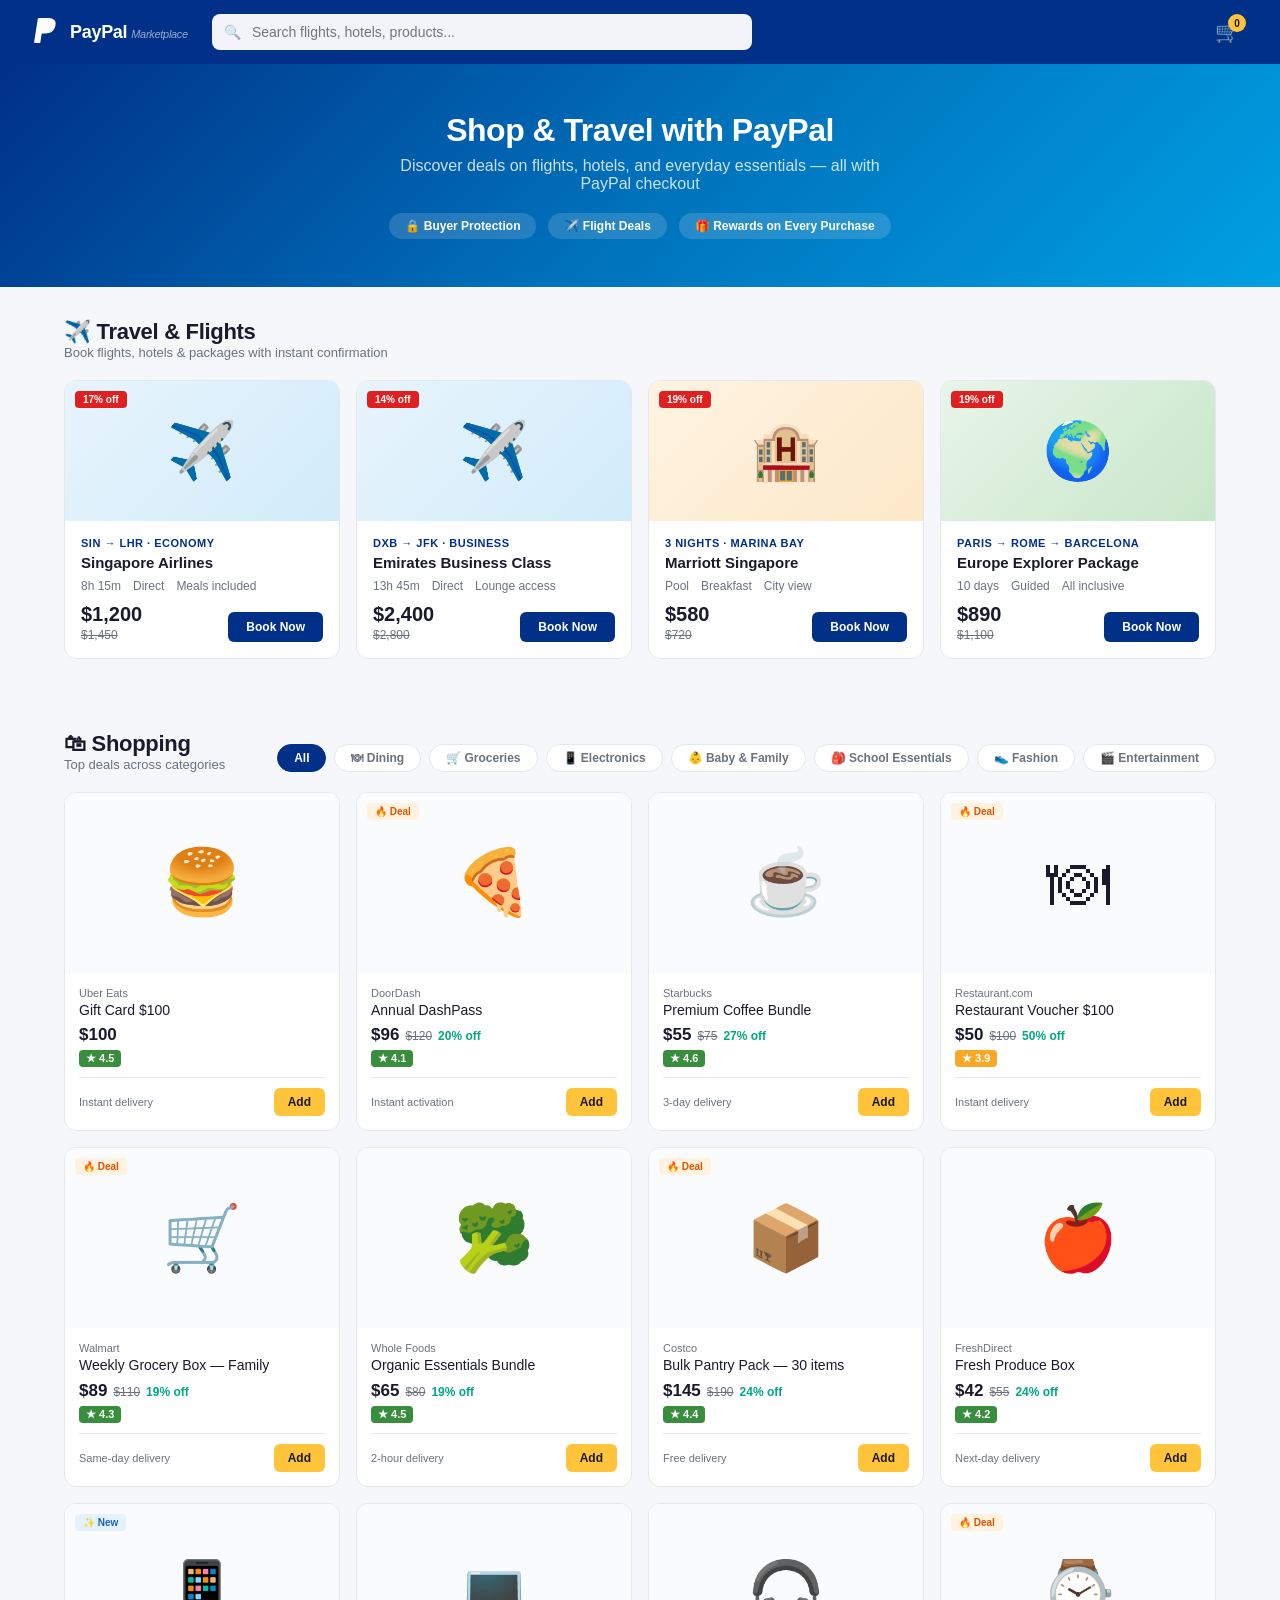
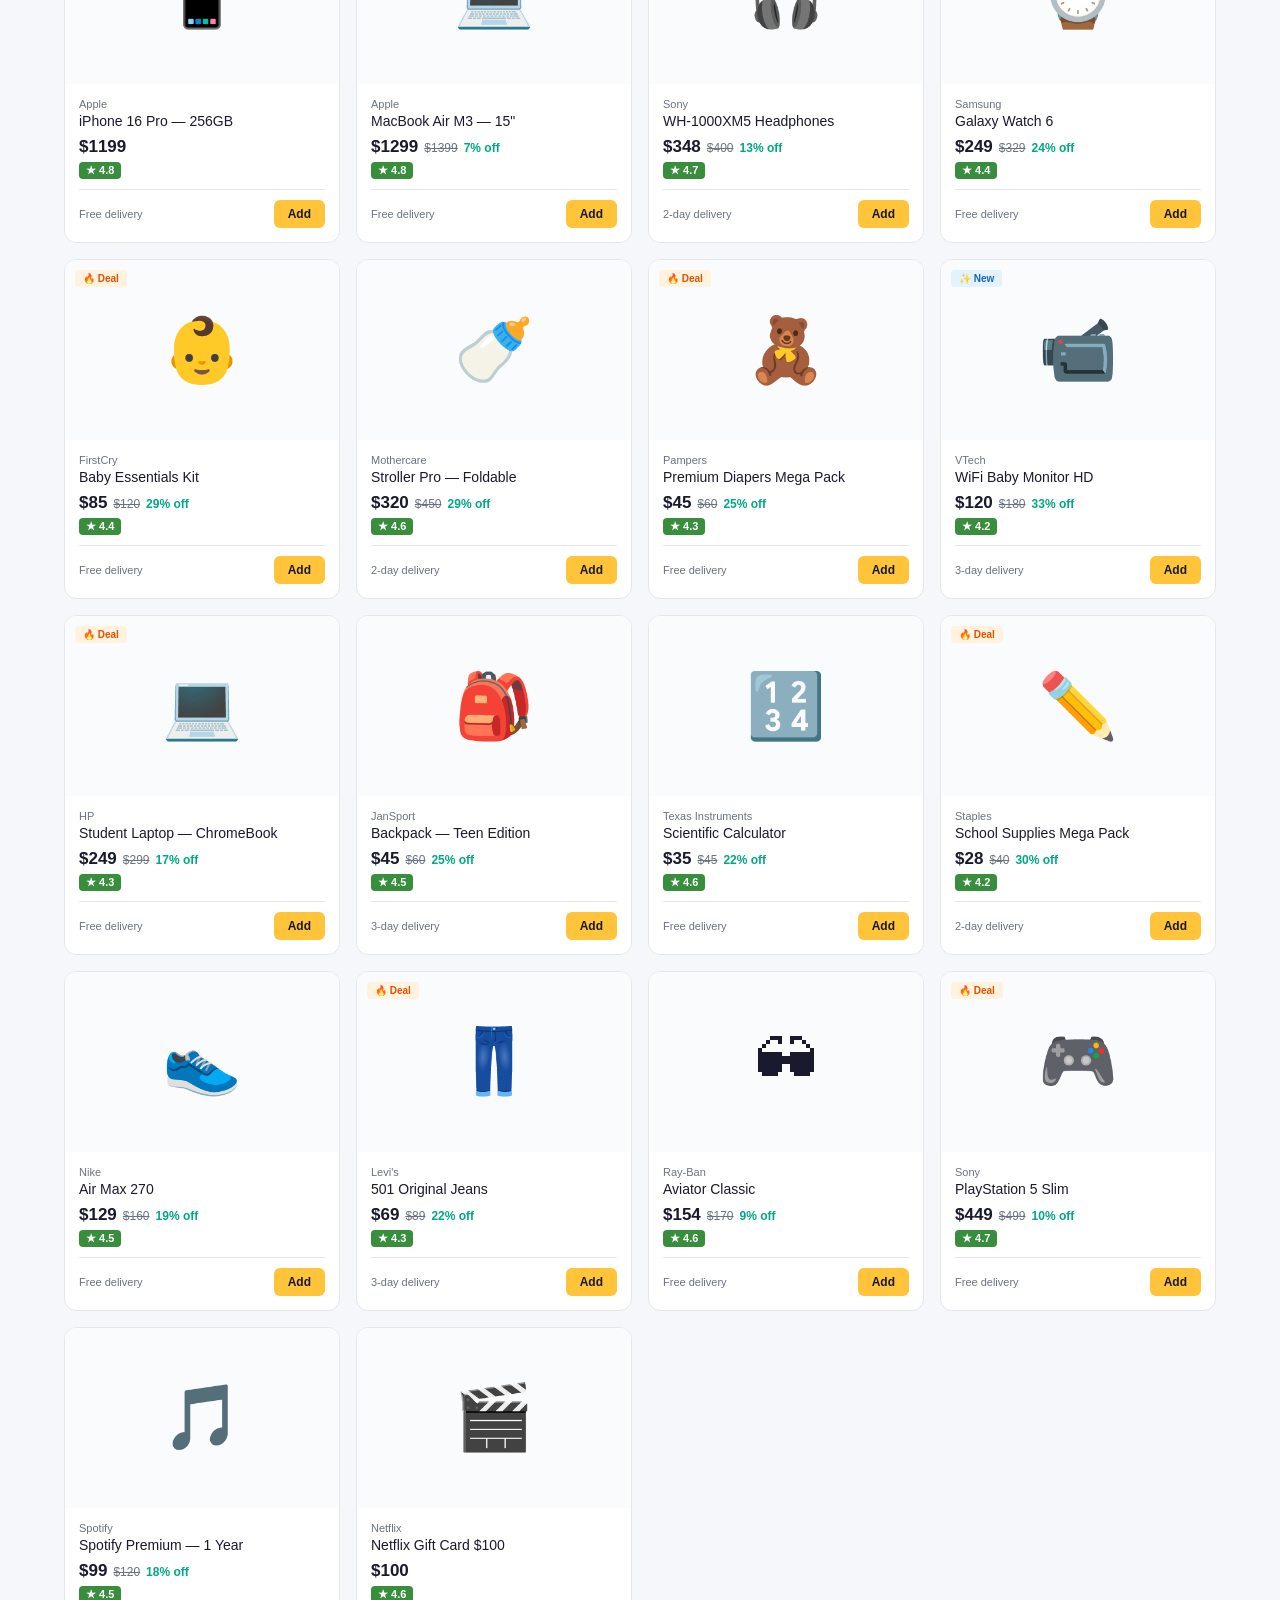
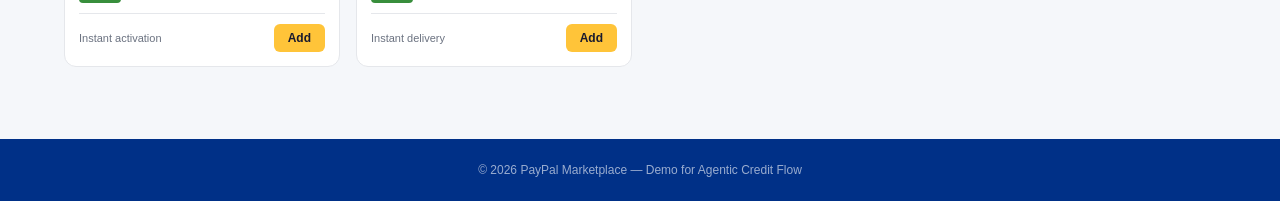
<file: webapp/shop.html>
<!DOCTYPE html>
<html lang="en">
<head>
<meta charset="UTF-8">
<meta name="viewport" content="width=device-width, initial-scale=1.0">
<title>PayPal Marketplace</title>
<style>
:root{--primary:#003087;--primary-light:#0070ba;--accent:#ffc439;--green:#00a884;--red:#e02020;--bg:#f5f7fa;--white:#fff;--text:#1a1a2e;--dim:#6b7280;--border:#e5e7eb;--card-shadow:0 1px 3px rgba(0,0,0,0.06),0 1px 2px rgba(0,0,0,0.04);--hover-shadow:0 10px 25px rgba(0,0,0,0.08)}
*,*::before,*::after{box-sizing:border-box;margin:0;padding:0}
body{font-family:-apple-system,'Segoe UI',Roboto,'Helvetica Neue',Arial,sans-serif;background:var(--bg);color:var(--text);font-size:14px;-webkit-font-smoothing:antialiased}

/* NAV */
.nav{background:var(--primary);padding:0 32px;height:64px;display:flex;align-items:center;gap:24px;position:sticky;top:0;z-index:100}
.nav-logo{display:flex;align-items:center;gap:10px;color:white;text-decoration:none;cursor:pointer}
.nav-logo svg{width:28px;height:28px;fill:white}
.nav-logo span{font-size:18px;font-weight:700;letter-spacing:-0.3px}
.nav-logo em{font-size:11px;font-weight:400;color:rgba(255,255,255,0.6);margin-left:4px}
.nav-search{flex:1;max-width:540px}
.nav-search input{width:100%;padding:10px 16px 10px 40px;border:none;border-radius:8px;font-size:14px;outline:none;background:rgba(255,255,255,0.95);font-family:inherit;transition:box-shadow 0.2s}
.nav-search input:focus{box-shadow:0 0 0 3px rgba(255,196,57,0.4)}
.nav-search{position:relative}
.nav-search::before{content:'🔍';position:absolute;left:12px;top:50%;transform:translateY(-50%);font-size:14px;opacity:0.5}
.nav-right{display:flex;align-items:center;gap:20px;margin-left:auto}
.nav-cart{color:white;cursor:pointer;position:relative;font-size:20px;padding:8px;border-radius:8px;transition:background 0.15s}
.nav-cart:hover{background:rgba(255,255,255,0.1)}
.cart-badge{position:absolute;top:2px;right:2px;background:var(--accent);color:var(--text);font-size:10px;font-weight:800;min-width:18px;height:18px;border-radius:9px;display:flex;align-items:center;justify-content:center;padding:0 4px}

/* HERO */
.hero{background:linear-gradient(135deg,var(--primary) 0%,#0070ba 50%,#00a0e3 100%);padding:48px 32px;color:white;text-align:center}
.hero h1{font-size:32px;font-weight:800;letter-spacing:-0.5px;margin-bottom:8px}
.hero p{font-size:16px;opacity:0.8;max-width:500px;margin:0 auto}
.hero-badges{display:flex;gap:12px;justify-content:center;margin-top:20px;flex-wrap:wrap}
.hero-badge{background:rgba(255,255,255,0.15);backdrop-filter:blur(10px);padding:6px 16px;border-radius:100px;font-size:12px;font-weight:600;display:flex;align-items:center;gap:6px}

/* SECTIONS */
.section{max-width:1200px;margin:0 auto;padding:32px 24px}
.section-header{display:flex;align-items:flex-end;justify-content:space-between;margin-bottom:20px}
.section-header h2{font-size:22px;font-weight:700;letter-spacing:-0.3px}
.section-header p{font-size:13px;color:var(--dim)}
.section-tabs{display:flex;gap:8px;flex-wrap:wrap}
.section-tab{padding:6px 16px;border-radius:100px;font-size:12px;font-weight:600;cursor:pointer;border:1px solid var(--border);background:white;color:var(--dim);transition:all 0.15s}
.section-tab:hover{border-color:var(--primary);color:var(--primary)}
.section-tab.active{background:var(--primary);color:white;border-color:var(--primary)}

/* TRAVEL CARDS */
.travel-grid{display:grid;grid-template-columns:repeat(auto-fill,minmax(270px,1fr));gap:16px}
.travel-card{background:white;border-radius:12px;overflow:hidden;border:1px solid var(--border);transition:all 0.2s;cursor:pointer}
.travel-card:hover{box-shadow:var(--hover-shadow);transform:translateY(-2px)}
.tc-img{height:140px;display:flex;align-items:center;justify-content:center;font-size:3.5rem;position:relative}
.tc-img.flight{background:linear-gradient(135deg,#e8f4fd,#d1ecf9)}
.tc-img.hotel{background:linear-gradient(135deg,#fef3e2,#fde8c8)}
.tc-img.package{background:linear-gradient(135deg,#e8f5e9,#c8e6c9)}
.tc-badge{position:absolute;top:10px;left:10px;background:var(--red);color:white;font-size:10px;font-weight:700;padding:3px 8px;border-radius:4px}
.tc-body{padding:16px}
.tc-route{font-size:11px;font-weight:600;color:var(--primary);text-transform:uppercase;letter-spacing:0.5px;margin-bottom:4px}
.tc-name{font-size:15px;font-weight:600;margin-bottom:6px;line-height:1.3}
.tc-meta{display:flex;gap:12px;font-size:12px;color:var(--dim);margin-bottom:10px}
.tc-meta span{display:flex;align-items:center;gap:4px}
.tc-bottom{display:flex;align-items:flex-end;justify-content:space-between}
.tc-price{font-size:20px;font-weight:800;color:var(--text)}
.tc-orig{font-size:12px;color:var(--dim);text-decoration:line-through}
.tc-add{padding:8px 18px;background:var(--primary);color:white;border:none;border-radius:6px;font-size:12px;font-weight:600;cursor:pointer;transition:all 0.15s}
.tc-add:hover{background:var(--primary-light)}
.tc-add.added{background:var(--green)}

/* SHOPPING GRID */
.shop-grid{display:grid;grid-template-columns:repeat(auto-fill,minmax(220px,1fr));gap:16px}
.shop-card{background:white;border-radius:12px;overflow:hidden;border:1px solid var(--border);transition:all 0.2s}
.shop-card:hover{box-shadow:var(--hover-shadow);transform:translateY(-2px)}
.sc-img{height:180px;display:flex;align-items:center;justify-content:center;font-size:4rem;background:#fafbfc;position:relative}
.sc-badge{position:absolute;top:10px;left:10px;font-size:10px;font-weight:700;padding:3px 8px;border-radius:4px}
.sc-badge.deal{background:#fff3e0;color:#e65100}
.sc-badge.new{background:#e3f2fd;color:#1565c0}
.sc-body{padding:14px}
.sc-brand{font-size:11px;color:var(--dim);font-weight:500;margin-bottom:2px}
.sc-name{font-size:14px;font-weight:500;margin-bottom:6px;line-height:1.35;display:-webkit-box;-webkit-line-clamp:2;-webkit-box-orient:vertical;overflow:hidden}
.sc-price-row{display:flex;align-items:baseline;gap:6px;margin-bottom:4px}
.sc-price{font-size:17px;font-weight:700}
.sc-orig{font-size:12px;color:var(--dim);text-decoration:line-through}
.sc-disc{font-size:12px;color:var(--green);font-weight:600}
.sc-rating{display:inline-flex;align-items:center;gap:3px;background:#388e3c;color:white;font-size:11px;font-weight:700;padding:2px 7px;border-radius:4px}
.sc-rating.mid{background:#f9a825}
.sc-footer{display:flex;align-items:center;justify-content:space-between;margin-top:10px;padding-top:10px;border-top:1px solid var(--border)}
.sc-delivery{font-size:11px;color:var(--dim)}
.sc-add{padding:7px 14px;background:var(--accent);color:var(--text);border:none;border-radius:6px;font-size:12px;font-weight:700;cursor:pointer;transition:all 0.15s}
.sc-add:hover{background:#e6b000}
.sc-add.added{background:var(--green);color:white}

/* QTY COUNTER */
.tc-qty,.sc-qty{display:flex;align-items:center;gap:0;border:2px solid var(--primary);border-radius:6px;overflow:hidden}
.qty-minus,.qty-plus{width:32px;height:32px;border:none;background:var(--primary);color:white;font-size:16px;font-weight:700;cursor:pointer;display:flex;align-items:center;justify-content:center;transition:background 0.15s}
.qty-minus:hover,.qty-plus:hover{background:var(--primary-light)}
.qty-count{width:36px;text-align:center;font-size:14px;font-weight:700;background:white;height:32px;line-height:32px;color:var(--primary)}

/* DIVIDER */
.divider{height:8px;background:var(--bg)}

/* CART PANEL */
.cart-overlay{position:fixed;inset:0;background:rgba(0,0,0,0.5);z-index:200;display:none;justify-content:flex-end;backdrop-filter:blur(2px)}
.cart-overlay.show{display:flex}
.cart-panel{width:400px;max-width:92vw;background:white;height:100%;display:flex;flex-direction:column}
.cart-hd{padding:20px 24px;border-bottom:1px solid var(--border);display:flex;align-items:center;justify-content:space-between}
.cart-hd h3{font-size:18px;font-weight:700}
.cart-close{font-size:22px;cursor:pointer;background:none;border:none;color:var(--dim);width:36px;height:36px;border-radius:50%;display:flex;align-items:center;justify-content:center;transition:background 0.15s}
.cart-close:hover{background:var(--bg)}
.cart-body{flex:1;overflow-y:auto;padding:16px 24px}
.cart-empty{text-align:center;color:var(--dim);padding:60px 20px}
.cart-empty-icon{font-size:3rem;margin-bottom:12px;opacity:0.3}
.cart-item{display:flex;gap:14px;padding:16px 0;border-bottom:1px solid #f3f4f6}
.ci-icon{width:56px;height:56px;background:var(--bg);border-radius:8px;display:flex;align-items:center;justify-content:center;font-size:1.5rem;flex-shrink:0}
.ci-info{flex:1}
.ci-name{font-size:13px;font-weight:500;margin-bottom:2px;line-height:1.3}
.ci-cat{font-size:11px;color:var(--dim);margin-bottom:4px;text-transform:capitalize}
.ci-price{font-size:15px;font-weight:700}
.ci-remove{color:var(--red);font-size:12px;font-weight:500;cursor:pointer;border:none;background:none;padding:0;margin-top:4px}
.ci-remove:hover{text-decoration:underline}
.cart-footer{padding:20px 24px;border-top:2px solid var(--border)}
.cart-total{display:flex;justify-content:space-between;font-size:18px;font-weight:700;margin-bottom:16px}
.checkout-btn{width:100%;padding:14px;background:var(--primary);color:white;border:none;border-radius:8px;font-size:15px;font-weight:700;cursor:pointer;transition:all 0.15s}
.checkout-btn:hover{background:var(--primary-light)}
.checkout-btn:disabled{opacity:0.4;cursor:default}

/* CHECKOUT */
.checkout-page{display:none;max-width:640px;margin:0 auto;padding:32px 16px}
.checkout-page.show{display:block}
.ck-card{background:white;border-radius:12px;padding:24px;margin-bottom:16px;border:1px solid var(--border)}
.ck-card h3{font-size:16px;font-weight:700;margin-bottom:16px;display:flex;align-items:center;gap:8px}
.ck-item{display:flex;justify-content:space-between;align-items:center;padding:10px 0;border-bottom:1px solid #f3f4f6;font-size:13px}
.ck-item:last-child{border:none}
.ck-item-name{display:flex;align-items:center;gap:8px}
.ck-total{display:flex;justify-content:space-between;padding:14px 0 0;font-size:18px;font-weight:700;border-top:2px solid var(--border);margin-top:8px}
.pay-option{display:flex;align-items:center;gap:14px;padding:16px;border:2px solid var(--border);border-radius:10px;margin-bottom:8px;cursor:pointer;transition:all 0.15s}
.pay-option:hover:not(.disabled){border-color:var(--primary);background:#f0f4ff}
.pay-option.selected{border-color:var(--primary);background:#f0f4ff;box-shadow:0 0 0 1px var(--primary)}
.pay-option.disabled{opacity:0.45;cursor:default}
.pay-icon{font-size:28px;flex-shrink:0}
.pay-info{flex:1}
.pay-name{font-size:14px;font-weight:600}
.pay-sub{font-size:12px;color:var(--dim)}
.pay-badge{font-size:10px;font-weight:700;padding:4px 10px;border-radius:100px}
.pay-rec{background:#e3f2fd;color:var(--primary)}
.pay-soon{background:#f3f4f6;color:var(--dim)}
.place-btn{width:100%;padding:16px;background:var(--primary);color:white;border:none;border-radius:10px;font-size:16px;font-weight:700;cursor:pointer;transition:all 0.15s;margin-top:8px}
.place-btn:hover{background:var(--primary-light)}
.place-btn:disabled{opacity:0.4;cursor:default}
.place-btn.done{background:var(--green)}

/* SUCCESS */
.order-success{display:none;text-align:center;padding:60px 20px;max-width:500px;margin:0 auto}
.order-success.show{display:block}
.os-icon{font-size:4rem;margin-bottom:16px}
.os-title{font-size:24px;font-weight:700;margin-bottom:8px}
.os-sub{font-size:14px;color:var(--dim);margin-bottom:4px}
.os-proactive{background:#f0f4ff;border:1px solid rgba(0,48,135,0.15);border-radius:10px;padding:16px;font-size:13px;color:var(--primary);margin-top:20px;line-height:1.6;text-align:left}
.os-btn{margin-top:24px;padding:12px 32px;background:var(--primary);color:white;border:none;border-radius:8px;font-size:14px;font-weight:600;cursor:pointer}
.os-btn:hover{background:var(--primary-light)}

/* FOOTER */
.footer{background:var(--primary);color:rgba(255,255,255,0.6);padding:24px 32px;text-align:center;font-size:12px;margin-top:40px}

@media(max-width:640px){
  .nav{padding:0 12px;gap:12px}
  .hero{padding:32px 16px}
  .hero h1{font-size:24px}
  .section{padding:24px 12px}
  .travel-grid{grid-template-columns:1fr}
  .shop-grid{grid-template-columns:repeat(2,1fr);gap:8px}
  .sc-img{height:140px;font-size:3rem}
  .cart-panel{width:100%}
}
</style>
</head>
<body>

<!-- NAV -->
<div class="nav">
  <div class="nav-logo" onclick="goHome()">
    <svg viewBox="0 0 24 24"><path d="M7.076 21.337H2.47a.641.641 0 01-.633-.74L4.944.901C5.026.382 5.474 0 5.998 0h7.46c2.57 0 4.578.543 5.69 1.81 1.01 1.15 1.304 2.42 1.012 4.287-.023.143-.047.288-.077.437-.983 5.05-4.349 6.797-8.647 6.797h-2.19c-.524 0-.968.382-1.05.9l-1.12 7.106z"/></svg>
    <span>PayPal<em>Marketplace</em></span>
  </div>
  <div class="nav-search"><input type="text" id="searchInput" placeholder="Search flights, hotels, products..." oninput="handleSearch(this.value)"></div>
  <div class="nav-right">
    <div class="nav-cart" onclick="toggleCart()">🛒<div class="cart-badge" id="cartBadge">0</div></div>
  </div>
</div>

<!-- HERO -->
<div class="hero">
  <h1>Shop & Travel with PayPal</h1>
  <p>Discover deals on flights, hotels, and everyday essentials — all with PayPal checkout</p>
  <div class="hero-badges">
    <div class="hero-badge">🔒 Buyer Protection</div>
    <div class="hero-badge">✈️ Flight Deals</div>
    <div class="hero-badge">🎁 Rewards on Every Purchase</div>
  </div>
</div>

<!-- MAIN -->
<div id="mainContent">

  <!-- TRAVEL SECTION -->
  <div class="section">
    <div class="section-header">
      <div><h2>✈️ Travel & Flights</h2><p>Book flights, hotels & packages with instant confirmation</p></div>
    </div>
    <div class="travel-grid" id="travelGrid"></div>
  </div>

  <div class="divider"></div>

  <!-- SHOPPING SECTION -->
  <div class="section">
    <div class="section-header">
      <div><h2>🛍 Shopping</h2><p>Top deals across categories</p></div>
      <div class="section-tabs" id="shopTabs">
        <div class="section-tab active" onclick="filterShop('all')">All</div>
        <div class="section-tab" onclick="filterShop('dining')">🍽 Dining</div>
        <div class="section-tab" onclick="filterShop('groceries')">🛒 Groceries</div>
        <div class="section-tab" onclick="filterShop('electronics')">📱 Electronics</div>
        <div class="section-tab" onclick="filterShop('baby')">👶 Baby & Family</div>
        <div class="section-tab" onclick="filterShop('school')">🎒 School Essentials</div>
        <div class="section-tab" onclick="filterShop('fashion')">👟 Fashion</div>
        <div class="section-tab" onclick="filterShop('entertainment')">🎬 Entertainment</div>
      </div>
    </div>
    <div class="shop-grid" id="shopGrid"></div>
  </div>

</div>

<!-- CHECKOUT -->
<div class="checkout-page" id="checkoutPage">
  <div class="ck-card">
    <h3>📦 Order Summary</h3>
    <div id="ckItems"></div>
    <div class="ck-total"><span>Total</span><span id="ckTotal">$0</span></div>
  </div>
  <div class="ck-card">
    <h3>💳 Payment Method</h3>
    <div class="pay-option selected" onclick="selectPay(this,'paypal')">
      <span class="pay-icon">🅿️</span>
      <div class="pay-info"><div class="pay-name">PayPal</div><div class="pay-sub">Fast & secure checkout</div></div>
      <span class="pay-badge pay-rec">Recommended</span>
    </div>
    <div class="pay-option disabled">
      <span class="pay-icon">💳</span>
      <div class="pay-info"><div class="pay-name">Credit / Debit Card</div><div class="pay-sub">Visa, Mastercard, Amex</div></div>
      <span class="pay-badge pay-soon">Coming soon</span>
    </div>
    <div class="pay-option disabled">
      <span class="pay-icon">🏦</span>
      <div class="pay-info"><div class="pay-name">Net Banking</div><div class="pay-sub">All major banks</div></div>
      <span class="pay-badge pay-soon">Coming soon</span>
    </div>
  </div>
  <button class="place-btn" id="placeBtn" onclick="placeOrder()">Pay with PayPal</button>
</div>

<!-- SUCCESS -->
<div class="order-success" id="orderSuccess">
  <div class="os-icon">🎉</div>
  <div class="os-title">Order Confirmed!</div>
  <div class="os-sub">Payment processed securely via PayPal</div>
  <div class="os-sub" id="osDetail"></div>
  <div class="os-proactive" id="osProactive" style="display:none"></div>
  <button class="os-btn" onclick="goHome()">Continue Shopping →</button>
</div>

<!-- CART -->
<div class="cart-overlay" id="cartOverlay" onclick="if(event.target===this)toggleCart()">
  <div class="cart-panel">
    <div class="cart-hd"><h3>Shopping Cart</h3><button class="cart-close" onclick="toggleCart()">✕</button></div>
    <div class="cart-body" id="cartBody"><div class="cart-empty"><div class="cart-empty-icon">🛒</div>Your cart is empty<br><span style="font-size:12px">Browse products and add items</span></div></div>
    <div class="cart-footer">
      <div class="cart-total"><span>Subtotal</span><span id="cartTotal">$0</span></div>
      <button class="checkout-btn" id="checkoutBtn" onclick="goCheckout()" disabled>Proceed to Checkout</button>
    </div>
  </div>
</div>

<!-- FOOTER -->
<div class="footer" id="siteFooter">© 2026 PayPal Marketplace — Demo for Agentic Credit Flow</div>

<script>
const API='/api';

const TRAVEL=[
  {id:1,name:'Singapore Airlines',route:'SIN → LHR · Economy',price:1200,orig:1450,disc:'17% off',rating:4.5,reviews:2340,icon:'✈️',cat:'travel',imgClass:'flight',meta:['8h 15m','Direct','Meals included']},
  {id:2,name:'Emirates Business Class',route:'DXB → JFK · Business',price:2400,orig:2800,disc:'14% off',rating:4.7,reviews:1890,icon:'✈️',cat:'travel',imgClass:'flight',meta:['13h 45m','Direct','Lounge access']},
  {id:3,name:'Marriott Singapore',route:'3 Nights · Marina Bay',price:580,orig:720,disc:'19% off',rating:4.3,reviews:3210,icon:'🏨',cat:'travel',imgClass:'hotel',meta:['Pool','Breakfast','City view']},
  {id:4,name:'Europe Explorer Package',route:'Paris → Rome → Barcelona',price:890,orig:1100,disc:'19% off',rating:4.1,reviews:1560,icon:'🌍',cat:'travel',imgClass:'package',meta:['10 days','Guided','All inclusive']},
];

const SHOP=[
  // Dining
  {id:10,name:'Gift Card $100',brand:'Uber Eats',price:100,orig:100,disc:'',rating:4.5,reviews:8900,icon:'🍔',cat:'dining',badge:'',delivery:'Instant delivery'},
  {id:11,name:'Annual DashPass',brand:'DoorDash',price:96,orig:120,disc:'20% off',rating:4.1,reviews:3400,icon:'🍕',cat:'dining',badge:'deal',delivery:'Instant activation'},
  {id:12,name:'Premium Coffee Bundle',brand:'Starbucks',price:55,orig:75,disc:'27% off',rating:4.6,reviews:6700,icon:'☕',cat:'dining',badge:'',delivery:'3-day delivery'},
  {id:13,name:'Restaurant Voucher $100',brand:'Restaurant.com',price:50,orig:100,disc:'50% off',rating:3.9,reviews:1200,icon:'🍽',cat:'dining',badge:'deal',delivery:'Instant delivery'},
  // Groceries
  {id:20,name:'Weekly Grocery Box — Family',brand:'Walmart',price:89,orig:110,disc:'19% off',rating:4.3,reviews:15600,icon:'🛒',cat:'groceries',badge:'deal',delivery:'Same-day delivery'},
  {id:21,name:'Organic Essentials Bundle',brand:'Whole Foods',price:65,orig:80,disc:'19% off',rating:4.5,reviews:8200,icon:'🥦',cat:'groceries',badge:'',delivery:'2-hour delivery'},
  {id:22,name:'Bulk Pantry Pack — 30 items',brand:'Costco',price:145,orig:190,disc:'24% off',rating:4.4,reviews:12300,icon:'📦',cat:'groceries',badge:'deal',delivery:'Free delivery'},
  {id:23,name:'Fresh Produce Box',brand:'FreshDirect',price:42,orig:55,disc:'24% off',rating:4.2,reviews:4500,icon:'🍎',cat:'groceries',badge:'',delivery:'Next-day delivery'},
  // Electronics
  {id:30,name:'iPhone 16 Pro — 256GB',brand:'Apple',price:1199,orig:1199,disc:'',rating:4.8,reviews:45000,icon:'📱',cat:'electronics',badge:'new',delivery:'Free delivery'},
  {id:31,name:'MacBook Air M3 — 15"',brand:'Apple',price:1299,orig:1399,disc:'7% off',rating:4.8,reviews:18000,icon:'💻',cat:'electronics',badge:'',delivery:'Free delivery'},
  {id:32,name:'WH-1000XM5 Headphones',brand:'Sony',price:348,orig:400,disc:'13% off',rating:4.7,reviews:23000,icon:'🎧',cat:'electronics',badge:'',delivery:'2-day delivery'},
  {id:33,name:'Galaxy Watch 6',brand:'Samsung',price:249,orig:329,disc:'24% off',rating:4.4,reviews:8900,icon:'⌚',cat:'electronics',badge:'deal',delivery:'Free delivery'},
  // Baby & Family
  {id:40,name:'Baby Essentials Kit',brand:'FirstCry',price:85,orig:120,disc:'29% off',rating:4.4,reviews:5670,icon:'👶',cat:'baby',badge:'deal',delivery:'Free delivery'},
  {id:41,name:'Stroller Pro — Foldable',brand:'Mothercare',price:320,orig:450,disc:'29% off',rating:4.6,reviews:890,icon:'🍼',cat:'baby',badge:'',delivery:'2-day delivery'},
  {id:42,name:'Premium Diapers Mega Pack',brand:'Pampers',price:45,orig:60,disc:'25% off',rating:4.3,reviews:12400,icon:'🧸',cat:'baby',badge:'deal',delivery:'Free delivery'},
  {id:43,name:'WiFi Baby Monitor HD',brand:'VTech',price:120,orig:180,disc:'33% off',rating:4.2,reviews:2340,icon:'📹',cat:'baby',badge:'new',delivery:'3-day delivery'},
  // School Essentials
  {id:50,name:'Student Laptop — ChromeBook',brand:'HP',price:249,orig:299,disc:'17% off',rating:4.3,reviews:9800,icon:'💻',cat:'school',badge:'deal',delivery:'Free delivery'},
  {id:51,name:'Backpack — Teen Edition',brand:'JanSport',price:45,orig:60,disc:'25% off',rating:4.5,reviews:14500,icon:'🎒',cat:'school',badge:'',delivery:'3-day delivery'},
  {id:52,name:'Scientific Calculator',brand:'Texas Instruments',price:35,orig:45,disc:'22% off',rating:4.6,reviews:22000,icon:'🔢',cat:'school',badge:'',delivery:'Free delivery'},
  {id:53,name:'School Supplies Mega Pack',brand:'Staples',price:28,orig:40,disc:'30% off',rating:4.2,reviews:6700,icon:'✏️',cat:'school',badge:'deal',delivery:'2-day delivery'},
  // Fashion (no trigger)
  {id:60,name:'Air Max 270',brand:'Nike',price:129,orig:160,disc:'19% off',rating:4.5,reviews:34000,icon:'👟',cat:'fashion',badge:'',delivery:'Free delivery'},
  {id:61,name:'501 Original Jeans',brand:"Levi's",price:69,orig:89,disc:'22% off',rating:4.3,reviews:18000,icon:'👖',cat:'fashion',badge:'deal',delivery:'3-day delivery'},
  {id:62,name:'Aviator Classic',brand:'Ray-Ban',price:154,orig:170,disc:'9% off',rating:4.6,reviews:21000,icon:'🕶',cat:'fashion',badge:'',delivery:'Free delivery'},
  // Entertainment (no trigger)
  {id:70,name:'PlayStation 5 Slim',brand:'Sony',price:449,orig:499,disc:'10% off',rating:4.7,reviews:32000,icon:'🎮',cat:'entertainment',badge:'deal',delivery:'Free delivery'},
  {id:71,name:'Spotify Premium — 1 Year',brand:'Spotify',price:99,orig:120,disc:'18% off',rating:4.5,reviews:28000,icon:'🎵',cat:'entertainment',badge:'',delivery:'Instant activation'},
  {id:72,name:'Netflix Gift Card $100',brand:'Netflix',price:100,orig:100,disc:'',rating:4.6,reviews:15000,icon:'🎬',cat:'entertainment',badge:'',delivery:'Instant delivery'},
];

let cart=[];
let shopFilter='all';

function renderTravel(){
  document.getElementById('travelGrid').innerHTML=TRAVEL.map(p=>`
    <div class="travel-card">
      <div class="tc-img ${p.imgClass}">${p.icon}${p.disc?`<div class="tc-badge">${p.disc}</div>`:''}</div>
      <div class="tc-body">
        <div class="tc-route">${p.route}</div>
        <div class="tc-name">${p.name}</div>
        <div class="tc-meta">${p.meta.map(m=>`<span>${m}</span>`).join('')}</div>
        <div class="tc-bottom">
          <div><div class="tc-price">$${p.price.toLocaleString()}</div>${p.orig>p.price?`<span class="tc-orig">$${p.orig.toLocaleString()}</span>`:''}</div>
          <div id="btn-wrap-${p.id}"><button class="tc-add" onclick="event.stopPropagation();addToCart(${p.id},'travel')">Book Now</button></div>
        </div>
      </div>
    </div>`).join('');
}

function renderShop(filter){
  shopFilter=filter;
  document.querySelectorAll('.section-tab').forEach(t=>t.classList.remove('active'));
  const tabs=document.getElementById('shopTabs').children;
  const idx=['all','dining','groceries','electronics','baby','school','fashion','entertainment'].indexOf(filter);
  if(tabs[idx])tabs[idx].classList.add('active');

  const items=filter==='all'?SHOP:SHOP.filter(p=>p.cat===filter);
  document.getElementById('shopGrid').innerHTML=items.map(p=>`
    <div class="shop-card">
      <div class="sc-img">${p.icon}${p.badge?`<div class="sc-badge ${p.badge}">${p.badge==='deal'?'🔥 Deal':'✨ New'}</div>`:''}</div>
      <div class="sc-body">
        <div class="sc-brand">${p.brand}</div>
        <div class="sc-name">${p.name}</div>
        <div class="sc-price-row">
          <span class="sc-price">$${p.price}</span>
          ${p.orig>p.price?`<span class="sc-orig">$${p.orig}</span><span class="sc-disc">${p.disc}</span>`:''}
        </div>
        <div class="sc-rating ${p.rating<4?'mid':''}">★ ${p.rating}</div>
        <div class="sc-footer">
          <span class="sc-delivery">${p.delivery}</span>
          <div id="btn-wrap-${p.id}"><button class="sc-add" onclick="event.stopPropagation();addToCart(${p.id},'shop')">Add</button></div>
        </div>
      </div>
    </div>`).join('');
}

function filterShop(cat){renderShop(cat)}

function addToCart(id,source){
  const list=source==='travel'?TRAVEL:SHOP;
  const p=list.find(x=>x.id===id);
  if(!p)return;
  const existing=cart.find(x=>x.id===id);
  if(existing){existing.qty++}else{cart.push({...p,qty:1})}
  updateCart();
  renderQtyButton(id,source);
}

function changeQty(id,source,delta){
  const item=cart.find(x=>x.id===id);
  if(!item)return;
  item.qty+=delta;
  if(item.qty<=0){cart=cart.filter(x=>x.id!==id);renderAddButton(id,source)}
  else{renderQtyButton(id,source)}
  updateCart();
}

function renderQtyButton(id,source){
  const item=cart.find(x=>x.id===id);
  if(!item)return;
  const wrap=document.getElementById('btn-wrap-'+id);
  if(wrap){
    wrap.innerHTML=`<button class="qty-minus" onclick="event.stopPropagation();changeQty(${id},'${source}',-1)">−</button><span class="qty-count">${item.qty}</span><button class="qty-plus" onclick="event.stopPropagation();changeQty(${id},'${source}',1)">+</button>`;
    wrap.className=source==='travel'?'tc-qty':'sc-qty';
  }
}

function renderAddButton(id,source){
  const wrap=document.getElementById('btn-wrap-'+id);
  if(wrap){
    if(source==='travel'){
      wrap.className='';
      wrap.innerHTML=`<button class="tc-add" onclick="event.stopPropagation();addToCart(${id},'travel')">Book Now</button>`;
    }else{
      wrap.className='';
      wrap.innerHTML=`<button class="sc-add" onclick="event.stopPropagation();addToCart(${id},'shop')">Add</button>`;
    }
  }
}

function removeFromCart(id){
  cart=cart.filter(x=>x.id!==id);
  renderAddButton(id,TRAVEL.find(x=>x.id===id)?'travel':'shop');
  updateCart();renderCartBody();
}

function cartChangeQty(id,delta){
  const item=cart.find(x=>x.id===id);
  if(!item)return;
  item.qty+=delta;
  const source=TRAVEL.find(x=>x.id===id)?'travel':'shop';
  if(item.qty<=0){cart=cart.filter(x=>x.id!==id);renderAddButton(id,source)}
  else{renderQtyButton(id,source)}
  updateCart();renderCartBody();
}

function updateCart(){
  const count=cart.reduce((s,i)=>s+i.qty,0);
  const total=cart.reduce((s,i)=>s+i.price*i.qty,0);
  document.getElementById('cartBadge').textContent=count;
  document.getElementById('cartTotal').textContent='$'+total.toLocaleString();
  document.getElementById('checkoutBtn').disabled=cart.length===0;
}

function renderCartBody(){
  const body=document.getElementById('cartBody');
  if(!cart.length){body.innerHTML='<div class="cart-empty"><div class="cart-empty-icon">🛒</div>Your cart is empty<br><span style="font-size:12px">Browse products and add items</span></div>';return}
  const src=i=>TRAVEL.find(x=>x.id===i.id)?'travel':'shop';
  body.innerHTML=cart.map(i=>`
    <div class="cart-item">
      <div class="ci-icon">${i.icon}</div>
      <div class="ci-info">
        <div class="ci-name">${i.name}</div>
        <div class="ci-cat">${i.cat}</div>
        <div class="ci-price">$${(i.price*i.qty).toLocaleString()}</div>
        <div style="display:flex;align-items:center;gap:10px;margin-top:6px">
          <div class="sc-qty" style="border-width:1px">
            <button class="qty-minus" style="width:26px;height:26px;font-size:14px" onclick="cartChangeQty(${i.id},-1)">−</button>
            <span class="qty-count" style="width:30px;height:26px;line-height:26px;font-size:13px">${i.qty}</span>
            <button class="qty-plus" style="width:26px;height:26px;font-size:14px" onclick="cartChangeQty(${i.id},1)">+</button>
          </div>
          <button class="ci-remove" onclick="removeFromCart(${i.id})">Remove</button>
        </div>
      </div>
    </div>`).join('');
}

function toggleCart(){document.getElementById('cartOverlay').classList.toggle('show');renderCartBody()}

function goCheckout(){
  if(!cart.length)return;
  toggleCart();
  document.getElementById('mainContent').style.display='none';
  document.getElementById('orderSuccess').classList.remove('show');
  document.getElementById('siteFooter').style.display='none';
  const total=cart.reduce((s,i)=>s+i.price*i.qty,0);
  document.getElementById('ckItems').innerHTML=cart.map(i=>`<div class="ck-item"><span class="ck-item-name"><span>${i.icon}</span>${i.name}</span><span style="font-weight:600">$${(i.price*i.qty).toLocaleString()}</span></div>`).join('');
  document.getElementById('ckTotal').textContent='$'+total.toLocaleString();
  document.getElementById('checkoutPage').classList.add('show');
  document.getElementById('placeBtn').disabled=false;
  document.getElementById('placeBtn').textContent='Pay with PayPal';
  document.getElementById('placeBtn').classList.remove('done');
  window.scrollTo(0,0);
}

function selectPay(el,method){
  document.querySelectorAll('.pay-option').forEach(o=>o.classList.remove('selected'));
  el.classList.add('selected');
}

async function placeOrder(){
  const btn=document.getElementById('placeBtn');
  btn.disabled=true;btn.textContent='Processing payment...';
  const items=cart.map(i=>({name:i.name,category:i.cat,price:i.price,qty:i.qty,icon:i.icon}));
  const total=cart.reduce((s,i)=>s+i.price*i.qty,0);
  try{
    const resp=await fetch(API+'/checkout',{method:'POST',headers:{'Content-Type':'application/json'},body:JSON.stringify({items,total,payment_method:'paypal'})});
    const data=await resp.json();
    btn.textContent='✓ Payment Successful';btn.classList.add('done');
    setTimeout(()=>{
      document.getElementById('checkoutPage').classList.remove('show');
      document.getElementById('osDetail').textContent=`${cart.length} item(s) · $${total.toLocaleString()} · via PayPal`;
      document.getElementById('osProactive').style.display='none';
      document.getElementById('orderSuccess').classList.add('show');
      // Reset all product buttons back to "Add" / "Book Now"
      cart.forEach(i=>{
        const source=TRAVEL.find(x=>x.id===i.id)?'travel':'shop';
        renderAddButton(i.id,source);
      });
      cart=[];updateCart();
    },1000);
  }catch(e){btn.textContent='Error — Try Again';btn.disabled=false}
}

function goHome(){
  document.getElementById('checkoutPage').classList.remove('show');
  document.getElementById('orderSuccess').classList.remove('show');
  document.getElementById('mainContent').style.display='block';
  document.getElementById('siteFooter').style.display='block';
  window.scrollTo(0,0);
}

function handleSearch(query){
  const q=query.toLowerCase().trim();
  if(!q){renderTravel();renderShop(shopFilter);return}

  // Filter travel
  const travelResults=TRAVEL.filter(p=>p.name.toLowerCase().includes(q)||p.route.toLowerCase().includes(q)||p.cat.includes(q));
  document.getElementById('travelGrid').innerHTML=travelResults.length?travelResults.map(p=>`
    <div class="travel-card">
      <div class="tc-img ${p.imgClass}">${p.icon}${p.disc?`<div class="tc-badge">${p.disc}</div>`:''}</div>
      <div class="tc-body">
        <div class="tc-route">${p.route}</div>
        <div class="tc-name">${p.name}</div>
        <div class="tc-meta">${p.meta.map(m=>`<span>${m}</span>`).join('')}</div>
        <div class="tc-bottom">
          <div><div class="tc-price">$${p.price.toLocaleString()}</div>${p.orig>p.price?`<span class="tc-orig">$${p.orig.toLocaleString()}</span>`:''}</div>
          <div id="btn-wrap-${p.id}"><button class="tc-add" onclick="event.stopPropagation();addToCart(${p.id},'travel')">Book Now</button></div>
        </div>
      </div>
    </div>`).join(''):'<div style="color:var(--dim);padding:20px">No travel results</div>';

  // Filter shop
  const shopResults=SHOP.filter(p=>p.name.toLowerCase().includes(q)||p.brand.toLowerCase().includes(q)||p.cat.includes(q));
  document.getElementById('shopGrid').innerHTML=shopResults.length?shopResults.map(p=>`
    <div class="shop-card">
      <div class="sc-img">${p.icon}${p.badge?`<div class="sc-badge ${p.badge}">${p.badge==='deal'?'🔥 Deal':'✨ New'}</div>`:''}</div>
      <div class="sc-body">
        <div class="sc-brand">${p.brand}</div>
        <div class="sc-name">${p.name}</div>
        <div class="sc-price-row">
          <span class="sc-price">$${p.price}</span>
          ${p.orig>p.price?`<span class="sc-orig">$${p.orig}</span><span class="sc-disc">${p.disc}</span>`:''}
        </div>
        <div class="sc-rating ${p.rating<4?'mid':''}">★ ${p.rating}</div>
        <div class="sc-footer">
          <span class="sc-delivery">${p.delivery}</span>
          <div id="btn-wrap-${p.id}"><button class="sc-add" onclick="event.stopPropagation();addToCart(${p.id},'shop')">Add</button></div>
        </div>
      </div>
    </div>`).join(''):'<div style="color:var(--dim);padding:20px">No shopping results</div>';
}

renderTravel();
renderShop('all');
updateCart();
</script>
</body>
</html>
</file>
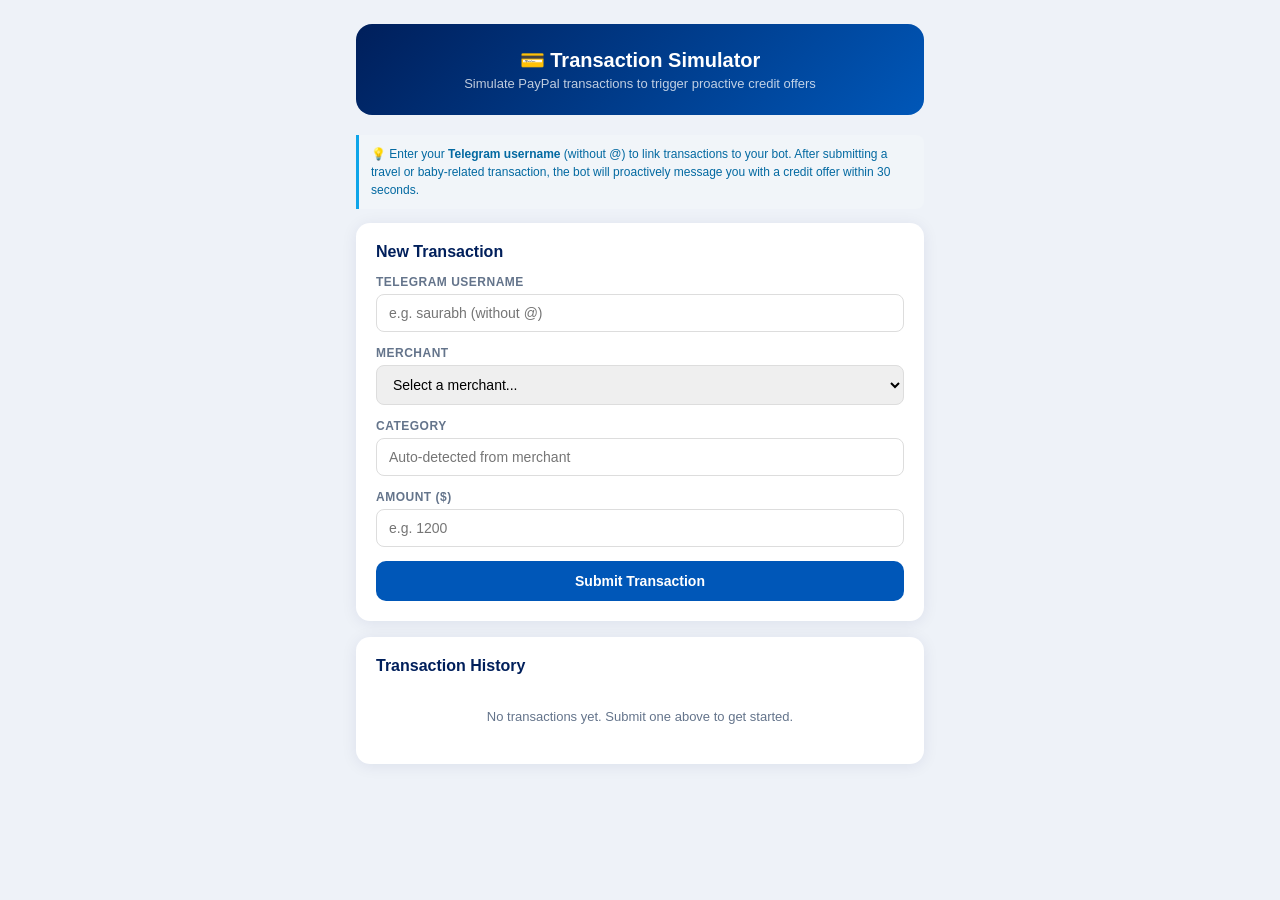
<file: webapp/transactions.html>
<!DOCTYPE html>
<html lang="en">
<head>
<meta charset="UTF-8">
<meta name="viewport" content="width=device-width, initial-scale=1.0">
<title>PayPal Credit Agent — Transaction Simulator</title>
<style>
:root{--navy:#001f5b;--blue:#0057b8;--sky:#0ea5e9;--mint:#10b981;--gold:#f59e0b;--rose:#f43f5e;--ink:#0a0f1e;--slate:#64748b;--mist:#f1f5f9;--white:#fff;--border:rgba(0,31,91,0.10)}
*,*::before,*::after{box-sizing:border-box;margin:0;padding:0}
body{font-family:-apple-system,'Helvetica Neue',Arial,sans-serif;background:#eef2f8;color:var(--ink);min-height:100vh;font-size:14px}
.container{max-width:600px;margin:0 auto;padding:24px 16px}
.header{background:linear-gradient(135deg,var(--navy),var(--blue));border-radius:16px;padding:24px;color:white;margin-bottom:20px;text-align:center}
.header h1{font-size:20px;font-weight:800;margin-bottom:4px}
.header p{font-size:13px;opacity:0.75}
.card{background:white;border-radius:14px;padding:20px;box-shadow:0 2px 16px rgba(0,31,91,0.08);margin-bottom:16px}
.card h2{font-size:16px;font-weight:700;margin-bottom:14px;color:var(--navy)}
.form-group{margin-bottom:14px}
.form-group label{display:block;font-size:12px;font-weight:600;color:var(--slate);margin-bottom:5px;text-transform:uppercase;letter-spacing:0.5px}
.form-group input,.form-group select{width:100%;padding:10px 12px;border:1px solid #ddd;border-radius:8px;font-size:14px;outline:none;font-family:inherit}
.form-group input:focus,.form-group select:focus{border-color:var(--blue)}
.note{background:var(--mist);border-left:3px solid var(--sky);border-radius:0 8px 8px 0;padding:10px 12px;font-size:12px;color:#0369a1;margin-bottom:14px;line-height:1.5}
.btn{width:100%;padding:12px;border:none;border-radius:10px;font-size:14px;font-weight:700;cursor:pointer;transition:all 0.15s;font-family:inherit}
.btn-primary{background:var(--blue);color:white}
.btn-primary:hover{background:var(--navy)}
.btn-primary:disabled{opacity:0.5;cursor:default}
.success{background:rgba(16,185,129,0.1);border:1px solid rgba(16,185,129,0.3);border-radius:10px;padding:12px;color:#065f46;font-size:13px;margin-top:10px;display:none}
.txn-list{margin-top:14px}
.txn-item{display:flex;align-items:center;gap:10px;padding:10px;border-bottom:1px solid #f1f5f9}
.txn-item:last-child{border:none}
.txn-icon{width:36px;height:36px;border-radius:50%;background:var(--mist);display:flex;align-items:center;justify-content:center;font-size:16px;flex-shrink:0}
.txn-info{flex:1}
.txn-name{font-size:13px;font-weight:600}
.txn-cat{font-size:11px;color:var(--slate)}
.txn-amt{font-size:14px;font-weight:700;color:var(--rose)}
.txn-time{font-size:10px;color:var(--slate)}
.empty{text-align:center;color:var(--slate);padding:20px;font-size:13px}
.badge{display:inline-block;font-size:10px;font-weight:700;padding:2px 8px;border-radius:20px;margin-left:6px}
.badge-travel{background:rgba(14,165,233,0.1);color:var(--sky)}
.badge-baby{background:rgba(168,85,247,0.1);color:#7c3aed}
.badge-dining{background:rgba(245,158,11,0.1);color:#92400e}
.badge-shopping{background:rgba(16,185,129,0.1);color:#059669}
.badge-other{background:var(--mist);color:var(--slate)}
</style>
</head>
<body>
<div class="container">
  <div class="header">
    <h1>💳 Transaction Simulator</h1>
    <p>Simulate PayPal transactions to trigger proactive credit offers</p>
  </div>

  <div class="note">
    💡 Enter your <b>Telegram username</b> (without @) to link transactions to your bot. After submitting a travel or baby-related transaction, the bot will proactively message you with a credit offer within 30 seconds.
  </div>

  <div class="card">
    <h2>New Transaction</h2>
    <div class="form-group">
      <label>Telegram Username</label>
      <input type="text" id="username" placeholder="e.g. saurabh (without @)" value="">
    </div>
    <div class="form-group">
      <label>Merchant</label>
      <select id="merchant" onchange="updateCategory()">
        <option value="">Select a merchant...</option>
        <optgroup label="✈️ Travel">
          <option value="Singapore Airlines" data-cat="travel" data-icon="✈️">Singapore Airlines</option>
          <option value="Emirates" data-cat="travel" data-icon="✈️">Emirates</option>
          <option value="Marriott Hotels" data-cat="travel" data-icon="🏨">Marriott Hotels</option>
          <option value="Booking.com" data-cat="travel" data-icon="🏨">Booking.com</option>
          <option value="Uber (Airport)" data-cat="travel" data-icon="🚕">Uber (Airport Transfer)</option>
        </optgroup>
        <optgroup label="👶 Baby & Family">
          <option value="FirstCry" data-cat="baby" data-icon="👶">FirstCry</option>
          <option value="Mothercare" data-cat="baby" data-icon="👶">Mothercare</option>
          <option value="Dr. Mehta Clinic" data-cat="baby" data-icon="🏥">Dr. Mehta Clinic (Paediatric)</option>
          <option value="BabyCenter Store" data-cat="baby" data-icon="🍼">BabyCenter Store</option>
        </optgroup>
        <optgroup label="🍽 Dining">
          <option value="Uber Eats" data-cat="dining" data-icon="🍔">Uber Eats</option>
          <option value="DoorDash" data-cat="dining" data-icon="🍕">DoorDash</option>
          <option value="Starbucks" data-cat="dining" data-icon="☕">Starbucks</option>
        </optgroup>
        <optgroup label="🛒 Shopping">
          <option value="Amazon" data-cat="shopping" data-icon="📦">Amazon</option>
          <option value="Nike.com" data-cat="shopping" data-icon="👟">Nike.com</option>
          <option value="Target" data-cat="shopping" data-icon="🛒">Target</option>
        </optgroup>
      </select>
    </div>
    <div class="form-group">
      <label>Category <span id="cat-badge"></span></label>
      <input type="text" id="category" readonly placeholder="Auto-detected from merchant">
    </div>
    <div class="form-group">
      <label>Amount ($)</label>
      <input type="number" id="amount" placeholder="e.g. 1200" min="1">
    </div>
    <button class="btn btn-primary" id="submitBtn" onclick="submitTransaction()">Submit Transaction</button>
    <div class="success" id="success"></div>
  </div>

  <div class="card">
    <h2>Transaction History</h2>
    <div id="txnList" class="txn-list"><div class="empty">No transactions yet. Submit one above to get started.</div></div>
  </div>
</div>

<script>
const API = '/api';

function updateCategory() {
  const sel = document.getElementById('merchant');
  const opt = sel.options[sel.selectedIndex];
  const cat = opt.dataset.cat || '';
  document.getElementById('category').value = cat;
  const badge = document.getElementById('cat-badge');
  const cls = {travel:'badge-travel',baby:'badge-baby',dining:'badge-dining',shopping:'badge-shopping'}[cat] || 'badge-other';
  badge.innerHTML = cat ? `<span class="badge ${cls}">${cat}</span>` : '';
}

async function submitTransaction() {
  const username = document.getElementById('username').value.trim().toLowerCase().replace('@','');
  const merchant = document.getElementById('merchant').value;
  const category = document.getElementById('category').value;
  const amount = parseFloat(document.getElementById('amount').value);

  if (!username || !merchant || !amount) {
    alert('Please fill all fields');
    return;
  }

  const btn = document.getElementById('submitBtn');
  btn.disabled = true;
  btn.textContent = 'Processing...';

  try {
    const resp = await fetch(`${API}/submit-transaction`, {
      method: 'POST',
      headers: {'Content-Type': 'application/json'},
      body: JSON.stringify({ username, merchant, category, amount }),
    });
    const data = await resp.json();

    const suc = document.getElementById('success');
    suc.style.display = 'block';
    suc.innerHTML = `✅ Transaction recorded! <b>${merchant}</b> — $${amount.toFixed(2)}<br>
      ${data.proactive_triggered ? '🔔 <b>Proactive offer will be sent to your Telegram shortly!</b>' : ''}`;

    loadHistory(username);
    document.getElementById('merchant').value = '';
    document.getElementById('category').value = '';
    document.getElementById('amount').value = '';
    document.getElementById('cat-badge').innerHTML = '';
  } catch(e) {
    alert('Error submitting transaction');
  }

  btn.disabled = false;
  btn.textContent = 'Submit Transaction';
}

async function loadHistory(username) {
  if (!username) return;
  try {
    const resp = await fetch(`${API}/transactions?username=${username}`);
    const txns = await resp.json();
    const list = document.getElementById('txnList');
    if (!txns.length) {
      list.innerHTML = '<div class="empty">No transactions yet.</div>';
      return;
    }
    list.innerHTML = txns.map(t => `
      <div class="txn-item">
        <div class="txn-icon">${t.icon || '💳'}</div>
        <div class="txn-info">
          <div class="txn-name">${t.merchant}</div>
          <div class="txn-cat">${t.category} <span class="badge badge-${t.category}">${t.category}</span></div>
        </div>
        <div>
          <div class="txn-amt">-$${t.amount.toFixed(2)}</div>
          <div class="txn-time">${new Date(t.timestamp).toLocaleString()}</div>
        </div>
      </div>
    `).join('');
  } catch(e) {}
}

// Auto-load history when username is entered
document.getElementById('username').addEventListener('blur', function() {
  loadHistory(this.value.trim().toLowerCase().replace('@',''));
});
</script>
</body>
</html>
</file>
